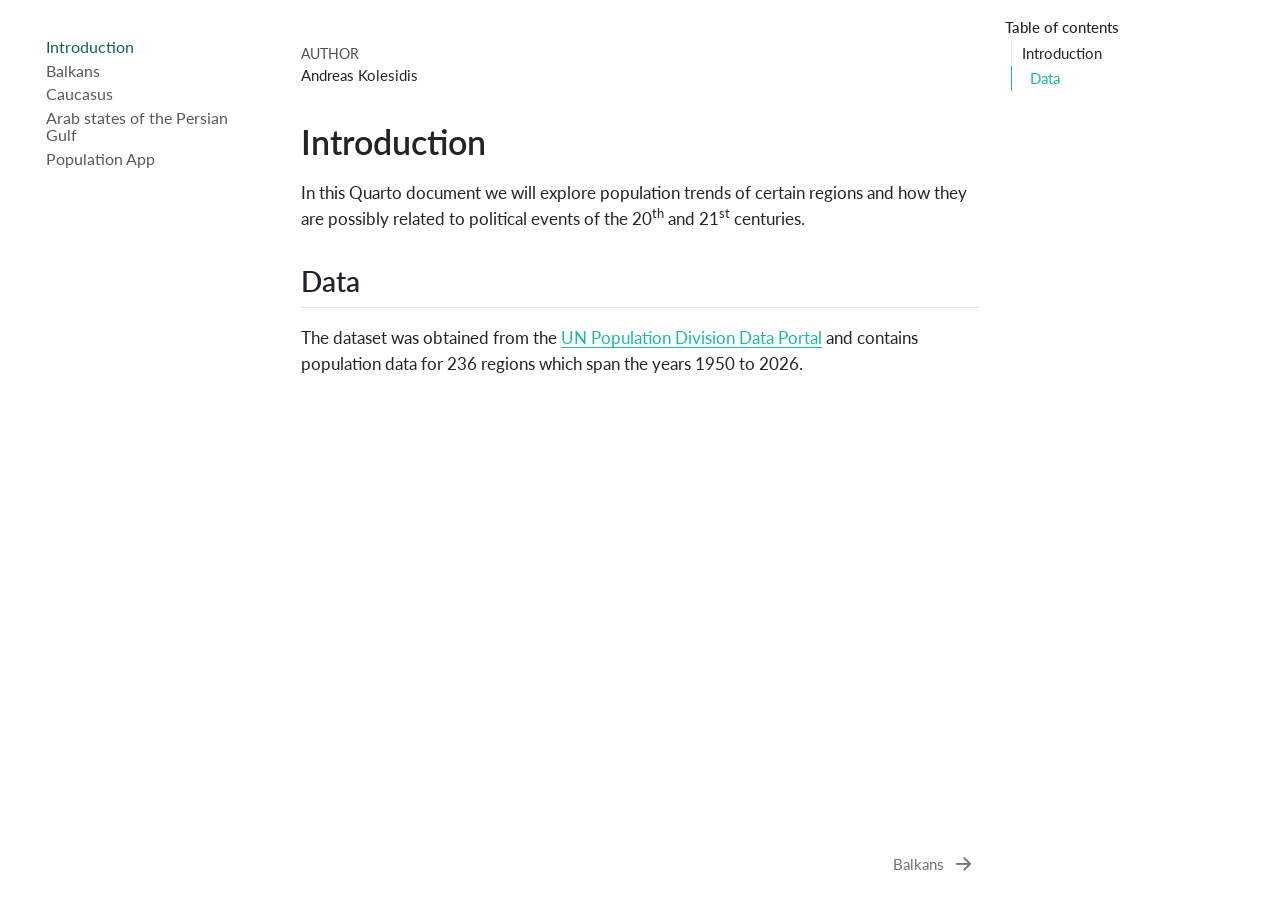
<file: docs/index.html>
<!DOCTYPE html>
<html xmlns="http://www.w3.org/1999/xhtml" lang="en" xml:lang="en"><head>

<meta charset="utf-8">
<meta name="generator" content="quarto-1.10.19">

<meta name="viewport" content="width=device-width, initial-scale=1.0, user-scalable=yes">

<meta name="author" content="Andreas Kolesidis">

<title>index</title>
<style>
/* Default styles provided by pandoc.
** See https://pandoc.org/MANUAL.html#variables-for-html for config info.
*/
span.smallcaps{font-variant: small-caps;}
div.columns{display: flex; gap: 1.5em;}
div.column{flex: auto;}
@media screen {
div.columns{gap: min(4vw, 1.5em);}
div.column{overflow-x: auto;}
}
div.hanging-indent{margin-left: 1.5em; text-indent: -1.5em;}
ul.task-list{list-style: none;}
ul.task-list li input[type="checkbox"] {
  width: 0.8em;
  margin: 0 0.8em 0.2em -1em; /* quarto-specific, see https://github.com/quarto-dev/quarto-cli/issues/4556 */ 
  vertical-align: middle;
}
</style>


<script src="site_libs/quarto-nav/quarto-nav.js"></script>
<script src="site_libs/quarto-nav/headroom.min.js"></script>
<link href="./balkans.html" rel="next">
<script src="site_libs/clipboard/clipboard.min.js"></script>
<script src="site_libs/quarto-html/quarto.js" type="module"></script>
<script src="site_libs/quarto-html/tabsets/tabsets.js" type="module"></script>
<script src="site_libs/quarto-html/popper.min.js"></script>
<script src="site_libs/quarto-html/tippy.umd.min.js"></script>
<script src="site_libs/quarto-html/anchor.min.js"></script>
<link href="site_libs/quarto-html/tippy.css" rel="stylesheet">
<link href="site_libs/quarto-html/quarto-syntax-highlighting-bf27225e3a48a9273f3daa8f8e829971.css" rel="stylesheet" id="quarto-text-highlighting-styles">
<script src="site_libs/bootstrap/bootstrap.min.js"></script>
<link href="site_libs/bootstrap/bootstrap-icons.css" rel="stylesheet">
<link href="site_libs/bootstrap/bootstrap-1477ed0ae435fb4e4f3fc75c624b368e.min.css" rel="stylesheet" append-hash="true" id="quarto-bootstrap" data-mode="light">
<script id="quarto-search-options" type="application/json">{
  "language": {
    "search-no-results-text": "No results",
    "search-matching-documents-text": "matching documents",
    "search-copy-link-title": "Copy link to search",
    "search-hide-matches-text": "Hide additional matches",
    "search-more-match-text": "more match in this document",
    "search-more-matches-text": "more matches in this document",
    "search-clear-button-title": "Clear",
    "search-text-placeholder": "",
    "search-detached-cancel-button-title": "Cancel",
    "search-submit-button-title": "Submit",
    "search-label": "Search"
  }
}</script>


</head>

<body class="nav-sidebar floating quarto-light">

<div id="quarto-search-results"></div>
  <header id="quarto-header" class="headroom fixed-top">
  <nav class="quarto-secondary-nav">
    <div class="container-fluid d-flex">
      <button type="button" class="quarto-btn-toggle btn" data-bs-toggle="collapse" role="button" data-bs-target=".quarto-sidebar-collapse-item" aria-controls="quarto-sidebar" aria-expanded="false" aria-label="Toggle sidebar navigation" onclick="if (window.quartoToggleHeadroom) { window.quartoToggleHeadroom(); }">
        <i class="bi bi-layout-text-sidebar-reverse"></i>
      </button>
        <nav class="quarto-page-breadcrumbs" aria-label="breadcrumb"><ol class="breadcrumb"><li class="breadcrumb-item"><a href="./index.html">Introduction</a></li></ol></nav>
        <a class="flex-grow-1" role="navigation" data-bs-toggle="collapse" data-bs-target=".quarto-sidebar-collapse-item" aria-controls="quarto-sidebar" aria-expanded="false" aria-label="Toggle sidebar navigation" onclick="if (window.quartoToggleHeadroom) { window.quartoToggleHeadroom(); }">      
        </a>
    </div>
  </nav>
</header>
<!-- content -->
<div id="quarto-content" class="quarto-container page-columns page-rows-contents page-layout-article">
<!-- sidebar -->
  <nav id="quarto-sidebar" class="sidebar collapse collapse-horizontal quarto-sidebar-collapse-item sidebar-navigation floating overflow-auto">
    <div class="sidebar-menu-container"> 
    <ul class="list-unstyled mt-1">
        <li class="sidebar-item">
  <div class="sidebar-item-container"> 
  <a href="./index.html" class="sidebar-item-text sidebar-link active">
 <span class="menu-text">Introduction</span></a>
  </div>
</li>
        <li class="sidebar-item">
  <div class="sidebar-item-container"> 
  <a href="./balkans.html" class="sidebar-item-text sidebar-link">
 <span class="menu-text">Balkans</span></a>
  </div>
</li>
        <li class="sidebar-item">
  <div class="sidebar-item-container"> 
  <a href="./caucasus.html" class="sidebar-item-text sidebar-link">
 <span class="menu-text">Caucasus</span></a>
  </div>
</li>
        <li class="sidebar-item">
  <div class="sidebar-item-container"> 
  <a href="./arab_gulf_states.html" class="sidebar-item-text sidebar-link">
 <span class="menu-text">Arab states of the Persian Gulf</span></a>
  </div>
</li>
        <li class="sidebar-item">
  <div class="sidebar-item-container"> 
  <a href="./population_app.html" class="sidebar-item-text sidebar-link">
 <span class="menu-text">Population App</span></a>
  </div>
</li>
    </ul>
    </div>
</nav>
<div id="quarto-sidebar-glass" class="quarto-sidebar-collapse-item" data-bs-toggle="collapse" data-bs-target=".quarto-sidebar-collapse-item"></div>
<!-- margin-sidebar -->
    <div id="quarto-margin-sidebar" class="sidebar margin-sidebar">
        <nav id="TOC" role="doc-toc" class="toc-active">
    <h2 id="toc-title">Table of contents</h2>
   
  <ul>
  <li><a href="#sec-introduction" id="toc-sec-introduction" class="nav-link active" data-scroll-target="#sec-introduction">Introduction</a>
  <ul class="collapse">
  <li><a href="#sec-data" id="toc-sec-data" class="nav-link" data-scroll-target="#sec-data">Data</a></li>
  </ul></li>
  </ul>
</nav>
    </div>
<!-- main -->
<main class="content" id="quarto-document-content">

<header id="title-block-header" class="quarto-title-block default">
<div class="quarto-title">
</div>



<div class="quarto-title-meta">

    <div>
    <div class="quarto-title-meta-heading">Author</div>
    <div class="quarto-title-meta-contents">
             <p>Andreas Kolesidis </p>
          </div>
  </div>
    
  
    
  </div>
  


</header>


<section id="sec-introduction" class="level1 unnumbered">
<h1 class="unnumbered">Introduction</h1>
<p>In this Quarto document we will explore population trends of certain regions and how they are possibly related to political events of the 20<sup>th</sup> and 21<sup>st</sup> centuries.</p>
<section id="sec-data" class="level2 unnumbered">
<h2 class="unnumbered anchored" data-anchor-id="sec-data">Data</h2>
<p>The dataset was obtained from the <a href="https://population.un.org/dataportal/home?df=ecf6edc9-c80e-4cd8-8204-23e7ed22ce15">UN Population Division Data Portal</a> and contains population data for 236 regions which span the years 1950 to 2026.</p>


</section>
</section>

</main> <!-- /main -->
<script id="quarto-html-after-body" type="application/javascript">
  window.document.addEventListener("DOMContentLoaded", function (event) {
    const icon = "";
    const anchorJS = new window.AnchorJS();
    anchorJS.options = {
      placement: 'right',
      icon: icon
    };
    anchorJS.add('.anchored');
    const isCodeAnnotation = (el) => {
      for (const clz of el.classList) {
        if (clz.startsWith('code-annotation-')) {                     
          return true;
        }
      }
      return false;
    }
    const onCopySuccess = function(e) {
      // button target
      const button = e.trigger;
      // don't keep focus
      button.blur();
      // flash "checked"
      button.classList.add('code-copy-button-checked');
      var currentTitle = button.getAttribute("title");
      button.setAttribute("title", "Copied!");
      let tooltip;
      if (window.bootstrap) {
        button.setAttribute("data-bs-toggle", "tooltip");
        button.setAttribute("data-bs-placement", "left");
        button.setAttribute("data-bs-title", "Copied!");
        tooltip = new bootstrap.Tooltip(button, 
          { trigger: "manual", 
            customClass: "code-copy-button-tooltip",
            offset: [0, -8]});
        tooltip.show();    
      }
      setTimeout(function() {
        if (tooltip) {
          tooltip.hide();
          button.removeAttribute("data-bs-title");
          button.removeAttribute("data-bs-toggle");
          button.removeAttribute("data-bs-placement");
        }
        button.setAttribute("title", currentTitle);
        button.classList.remove('code-copy-button-checked');
      }, 1000);
      // clear code selection
      e.clearSelection();
    }
    const getTextToCopy = function(trigger) {
      const outerScaffold = trigger.parentElement.cloneNode(true);
      const codeEl = outerScaffold.querySelector('code');
      for (const childEl of codeEl.children) {
        if (isCodeAnnotation(childEl)) {
          childEl.remove();
        }
      }
      return codeEl.innerText;
    }
    const clipboard = new window.ClipboardJS('.code-copy-button:not([data-in-quarto-modal])', {
      text: getTextToCopy
    });
    clipboard.on('success', onCopySuccess);
    if (window.document.getElementById('quarto-embedded-source-code-modal')) {
      const clipboardModal = new window.ClipboardJS('.code-copy-button[data-in-quarto-modal]', {
        text: getTextToCopy,
        container: window.document.getElementById('quarto-embedded-source-code-modal')
      });
      clipboardModal.on('success', onCopySuccess);
    }
      var localhostRegex = new RegExp(/^(?:http|https):\/\/localhost\:?[0-9]*\//);
      var mailtoRegex = new RegExp(/^mailto:/);
        var filterRegex = new RegExp('/' + window.location.host + '/');
      var isInternal = (href) => {
          return filterRegex.test(href) || localhostRegex.test(href) || mailtoRegex.test(href);
      }
      // Inspect non-navigation links and adorn them if external
     var links = window.document.querySelectorAll('a[href]:not(.nav-link):not(.navbar-brand):not(.toc-action):not(.sidebar-link):not(.sidebar-item-toggle):not(.pagination-link):not(.no-external):not([aria-hidden]):not(.dropdown-item):not(.quarto-navigation-tool):not(.about-link)');
      for (var i=0; i<links.length; i++) {
        const link = links[i];
        if (!isInternal(link.href)) {
          // undo the damage that might have been done by quarto-nav.js in the case of
          // links that we want to consider external
          if (link.dataset.originalHref !== undefined) {
            link.href = link.dataset.originalHref;
          }
        }
      }
    function tippyHover(el, contentFn, onTriggerFn, onUntriggerFn) {
      const config = {
        allowHTML: true,
        maxWidth: 500,
        delay: 100,
        arrow: false,
        appendTo: function(el) {
            return el.parentElement;
        },
        interactive: true,
        interactiveBorder: 10,
        theme: 'quarto',
        placement: 'bottom-start',
      };
      if (contentFn) {
        config.content = contentFn;
      }
      if (onTriggerFn) {
        config.onTrigger = onTriggerFn;
      }
      if (onUntriggerFn) {
        config.onUntrigger = onUntriggerFn;
      }
      window.tippy(el, config); 
    }
    const noterefs = window.document.querySelectorAll('a[role="doc-noteref"]');
    for (var i=0; i<noterefs.length; i++) {
      const ref = noterefs[i];
      tippyHover(ref, function() {
        // use id or data attribute instead here
        let href = ref.getAttribute('data-footnote-href') || ref.getAttribute('href');
        try { href = new URL(href).hash; } catch {}
        const id = href.replace(/^#\/?/, "");
        const note = window.document.getElementById(id);
        if (note) {
          return note.innerHTML;
        } else {
          return "";
        }
      });
    }
    const xrefs = window.document.querySelectorAll('a.quarto-xref');
    const processXRef = (id, note) => {
      // Strip column container classes
      const stripColumnClz = (el) => {
        el.classList.remove("page-full", "page-columns");
        if (el.children) {
          for (const child of el.children) {
            stripColumnClz(child);
          }
        }
      }
      stripColumnClz(note)
      if (id === null || id.startsWith('sec-')) {
        // Special case sections, only their first couple elements
        const container = document.createElement("div");
        if (note.children && note.children.length > 2) {
          container.appendChild(note.children[0].cloneNode(true));
          for (let i = 1; i < note.children.length; i++) {
            const child = note.children[i];
            if (child.tagName === "P" && child.innerText === "") {
              continue;
            } else {
              container.appendChild(child.cloneNode(true));
              break;
            }
          }
          if (window.Quarto?.typesetMath) {
            window.Quarto.typesetMath(container);
          }
          return container.innerHTML
        } else {
          if (window.Quarto?.typesetMath) {
            window.Quarto.typesetMath(note);
          }
          return note.innerHTML;
        }
      } else {
        // Remove any anchor links if they are present
        const anchorLink = note.querySelector('a.anchorjs-link');
        if (anchorLink) {
          anchorLink.remove();
        }
        if (window.Quarto?.typesetMath) {
          window.Quarto.typesetMath(note);
        }
        if (note.classList.contains("callout")) {
          return note.outerHTML;
        } else {
          return note.innerHTML;
        }
      }
    }
    for (var i=0; i<xrefs.length; i++) {
      const xref = xrefs[i];
      tippyHover(xref, undefined, function(instance) {
        instance.disable();
        let url = xref.getAttribute('href');
        let hash = undefined; 
        if (url.startsWith('#')) {
          hash = url;
        } else {
          try { hash = new URL(url).hash; } catch {}
        }
        if (hash) {
          const id = hash.replace(/^#\/?/, "");
          const note = window.document.getElementById(id);
          if (note !== null) {
            try {
              const html = processXRef(id, note.cloneNode(true));
              instance.setContent(html);
            } finally {
              instance.enable();
              instance.show();
            }
          } else {
            // See if we can fetch this
            fetch(url.split('#')[0])
            .then(res => res.text())
            .then(html => {
              const parser = new DOMParser();
              const htmlDoc = parser.parseFromString(html, "text/html");
              const note = htmlDoc.getElementById(id);
              if (note !== null) {
                const html = processXRef(id, note);
                instance.setContent(html);
              } 
            }).finally(() => {
              instance.enable();
              instance.show();
            });
          }
        } else {
          // See if we can fetch a full url (with no hash to target)
          // This is a special case and we should probably do some content thinning / targeting
          fetch(url)
          .then(res => res.text())
          .then(html => {
            const parser = new DOMParser();
            const htmlDoc = parser.parseFromString(html, "text/html");
            const note = htmlDoc.querySelector('main.content');
            if (note !== null) {
              // This should only happen for chapter cross references
              // (since there is no id in the URL)
              // remove the first header
              if (note.children.length > 0 && note.children[0].tagName === "HEADER") {
                note.children[0].remove();
              }
              const html = processXRef(null, note);
              instance.setContent(html);
            } 
          }).finally(() => {
            instance.enable();
            instance.show();
          });
        }
      }, function(instance) {
      });
    }
        let selectedAnnoteEl;
        const selectorForAnnotation = ( cell, annotation) => {
          let cellAttr = 'data-code-cell="' + cell + '"';
          let lineAttr = 'data-code-annotation="' +  annotation + '"';
          const selector = 'span[' + cellAttr + '][' + lineAttr + ']';
          return selector;
        }
        const selectCodeLines = (annoteEl) => {
          const doc = window.document;
          const targetCell = annoteEl.getAttribute("data-target-cell");
          const targetAnnotation = annoteEl.getAttribute("data-target-annotation");
          const annoteSpan = window.document.querySelector(selectorForAnnotation(targetCell, targetAnnotation));
          const lines = annoteSpan.getAttribute("data-code-lines").split(",");
          const lineIds = lines.map((line) => {
            return targetCell + "-" + line;
          })
          let top = null;
          let height = null;
          let parent = null;
          if (lineIds.length > 0) {
              //compute the position of the single el (top and bottom and make a div)
              const el = window.document.getElementById(lineIds[0]);
              top = el.offsetTop;
              height = el.offsetHeight;
              parent = el.parentElement.parentElement;
            if (lineIds.length > 1) {
              const lastEl = window.document.getElementById(lineIds[lineIds.length - 1]);
              const bottom = lastEl.offsetTop + lastEl.offsetHeight;
              height = bottom - top;
            }
            if (top !== null && height !== null && parent !== null) {
              // cook up a div (if necessary) and position it 
              let div = window.document.getElementById("code-annotation-line-highlight");
              if (div === null) {
                div = window.document.createElement("div");
                div.setAttribute("id", "code-annotation-line-highlight");
                div.style.position = 'absolute';
                parent.appendChild(div);
              }
              div.style.top = top - 2 + "px";
              div.style.height = height + 4 + "px";
              div.style.left = 0;
              let gutterDiv = window.document.getElementById("code-annotation-line-highlight-gutter");
              if (gutterDiv === null) {
                gutterDiv = window.document.createElement("div");
                gutterDiv.setAttribute("id", "code-annotation-line-highlight-gutter");
                gutterDiv.style.position = 'absolute';
                const codeCell = window.document.getElementById(targetCell);
                const gutter = codeCell.querySelector('.code-annotation-gutter');
                gutter.appendChild(gutterDiv);
              }
              gutterDiv.style.top = top - 2 + "px";
              gutterDiv.style.height = height + 4 + "px";
            }
            selectedAnnoteEl = annoteEl;
          }
        };
        const unselectCodeLines = () => {
          const elementsIds = ["code-annotation-line-highlight", "code-annotation-line-highlight-gutter"];
          elementsIds.forEach((elId) => {
            const div = window.document.getElementById(elId);
            if (div) {
              div.remove();
            }
          });
          selectedAnnoteEl = undefined;
        };
          // Handle positioning of the toggle
      window.addEventListener(
        "resize",
        throttle(() => {
          elRect = undefined;
          if (selectedAnnoteEl) {
            selectCodeLines(selectedAnnoteEl);
          }
        }, 10)
      );
      function throttle(fn, ms) {
      let throttle = false;
      let timer;
        return (...args) => {
          if(!throttle) { // first call gets through
              fn.apply(this, args);
              throttle = true;
          } else { // all the others get throttled
              if(timer) clearTimeout(timer); // cancel #2
              timer = setTimeout(() => {
                fn.apply(this, args);
                timer = throttle = false;
              }, ms);
          }
        };
      }
        // Attach click handler to the DT
        const annoteDls = window.document.querySelectorAll('dt[data-target-cell]');
        for (const annoteDlNode of annoteDls) {
          annoteDlNode.addEventListener('click', (event) => {
            const clickedEl = event.target;
            if (clickedEl !== selectedAnnoteEl) {
              unselectCodeLines();
              const activeEl = window.document.querySelector('dt[data-target-cell].code-annotation-active');
              if (activeEl) {
                activeEl.classList.remove('code-annotation-active');
              }
              selectCodeLines(clickedEl);
              clickedEl.classList.add('code-annotation-active');
            } else {
              // Unselect the line
              unselectCodeLines();
              clickedEl.classList.remove('code-annotation-active');
            }
          });
        }
    const findCites = (el) => {
      const parentEl = el.parentElement;
      if (parentEl) {
        const cites = parentEl.dataset.cites;
        if (cites) {
          return {
            el,
            cites: cites.split(' ')
          };
        } else {
          return findCites(el.parentElement)
        }
      } else {
        return undefined;
      }
    };
    var bibliorefs = window.document.querySelectorAll('a[role="doc-biblioref"]');
    for (var i=0; i<bibliorefs.length; i++) {
      const ref = bibliorefs[i];
      const citeInfo = findCites(ref);
      if (citeInfo) {
        tippyHover(citeInfo.el, function() {
          var popup = window.document.createElement('div');
          citeInfo.cites.forEach(function(cite) {
            var citeDiv = window.document.createElement('div');
            citeDiv.classList.add('hanging-indent');
            citeDiv.classList.add('csl-entry');
            var biblioDiv = window.document.getElementById('ref-' + cite);
            if (biblioDiv) {
              citeDiv.innerHTML = biblioDiv.innerHTML;
            }
            popup.appendChild(citeDiv);
          });
          return popup.innerHTML;
        });
      }
    }
  });
  </script>
<nav class="page-navigation">
  <div class="nav-page nav-page-previous">
  </div>
  <div class="nav-page nav-page-next">
      <a href="./balkans.html" class="pagination-link" aria-label="Balkans">
        <span class="nav-page-text">Balkans</span> <i class="bi bi-arrow-right-short"></i>
      </a>
  </div>
</nav>
</div> <!-- /content -->




</body></html>
</file>
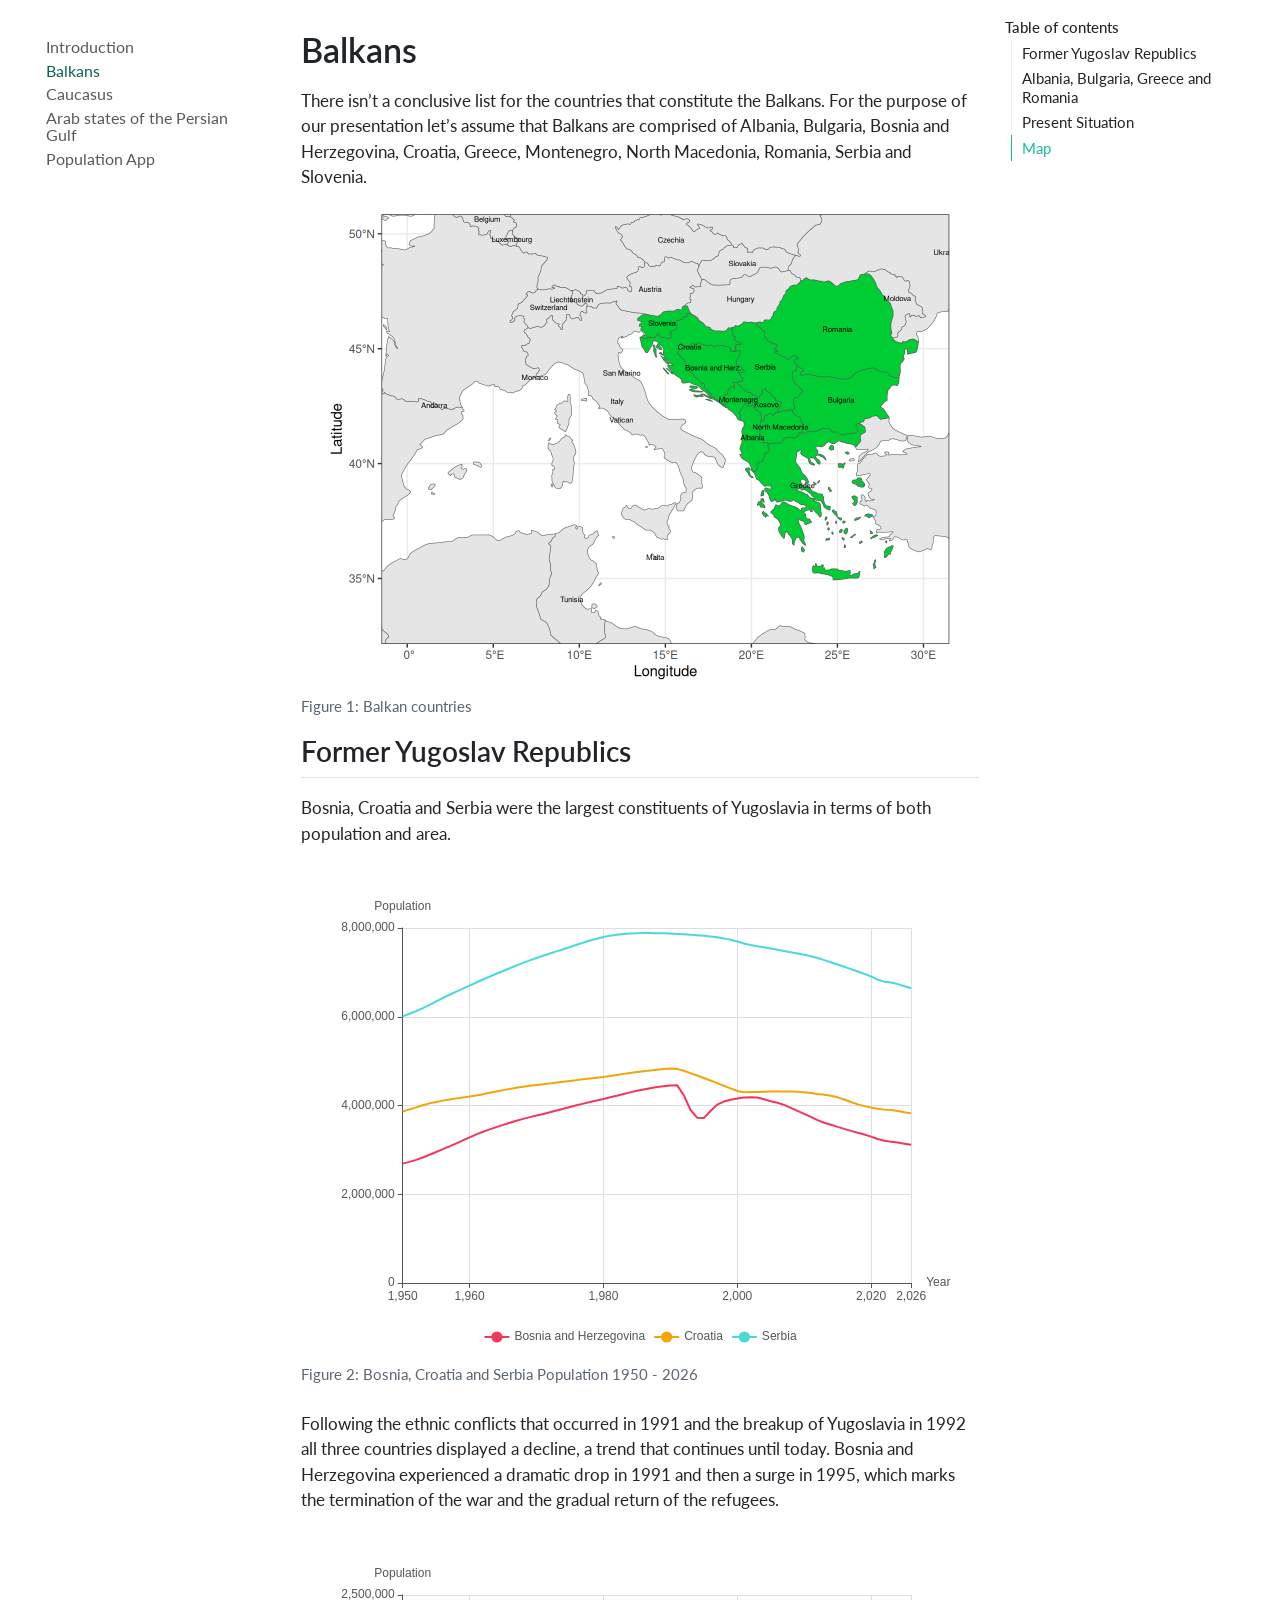
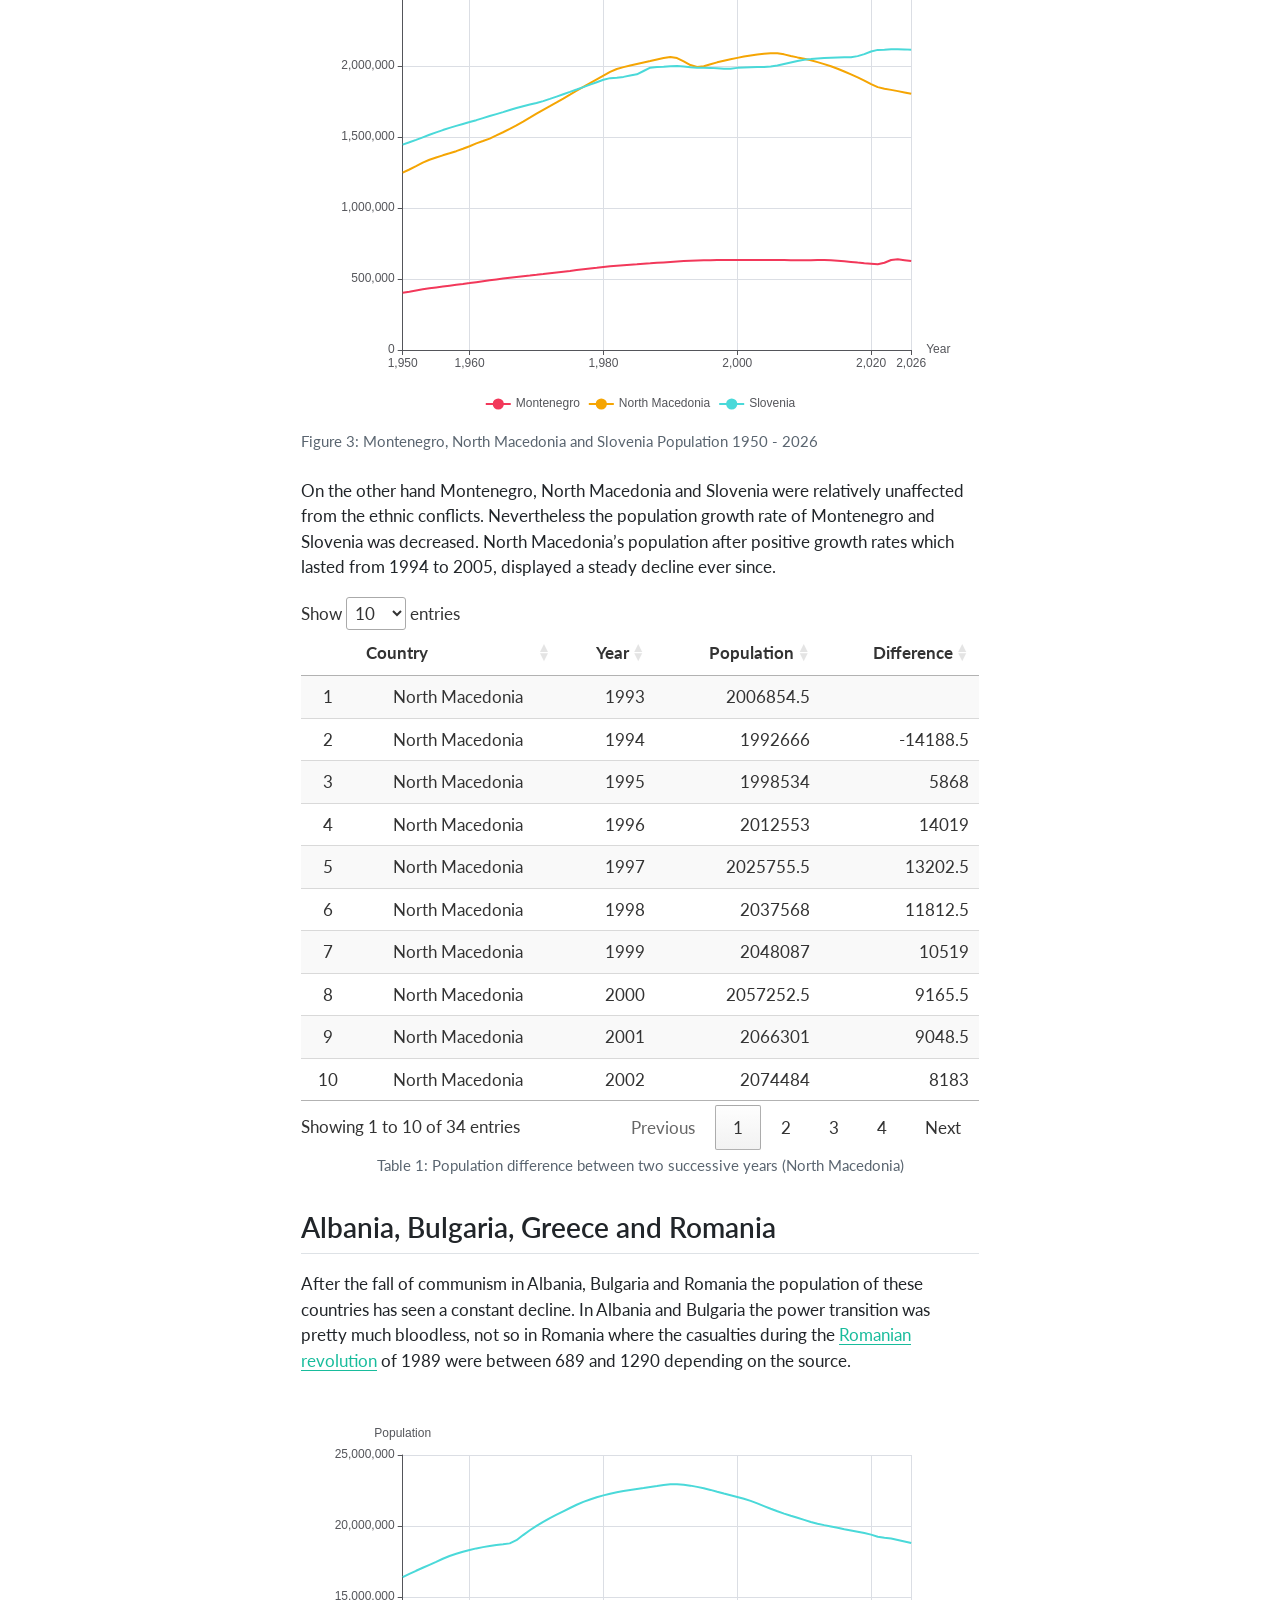
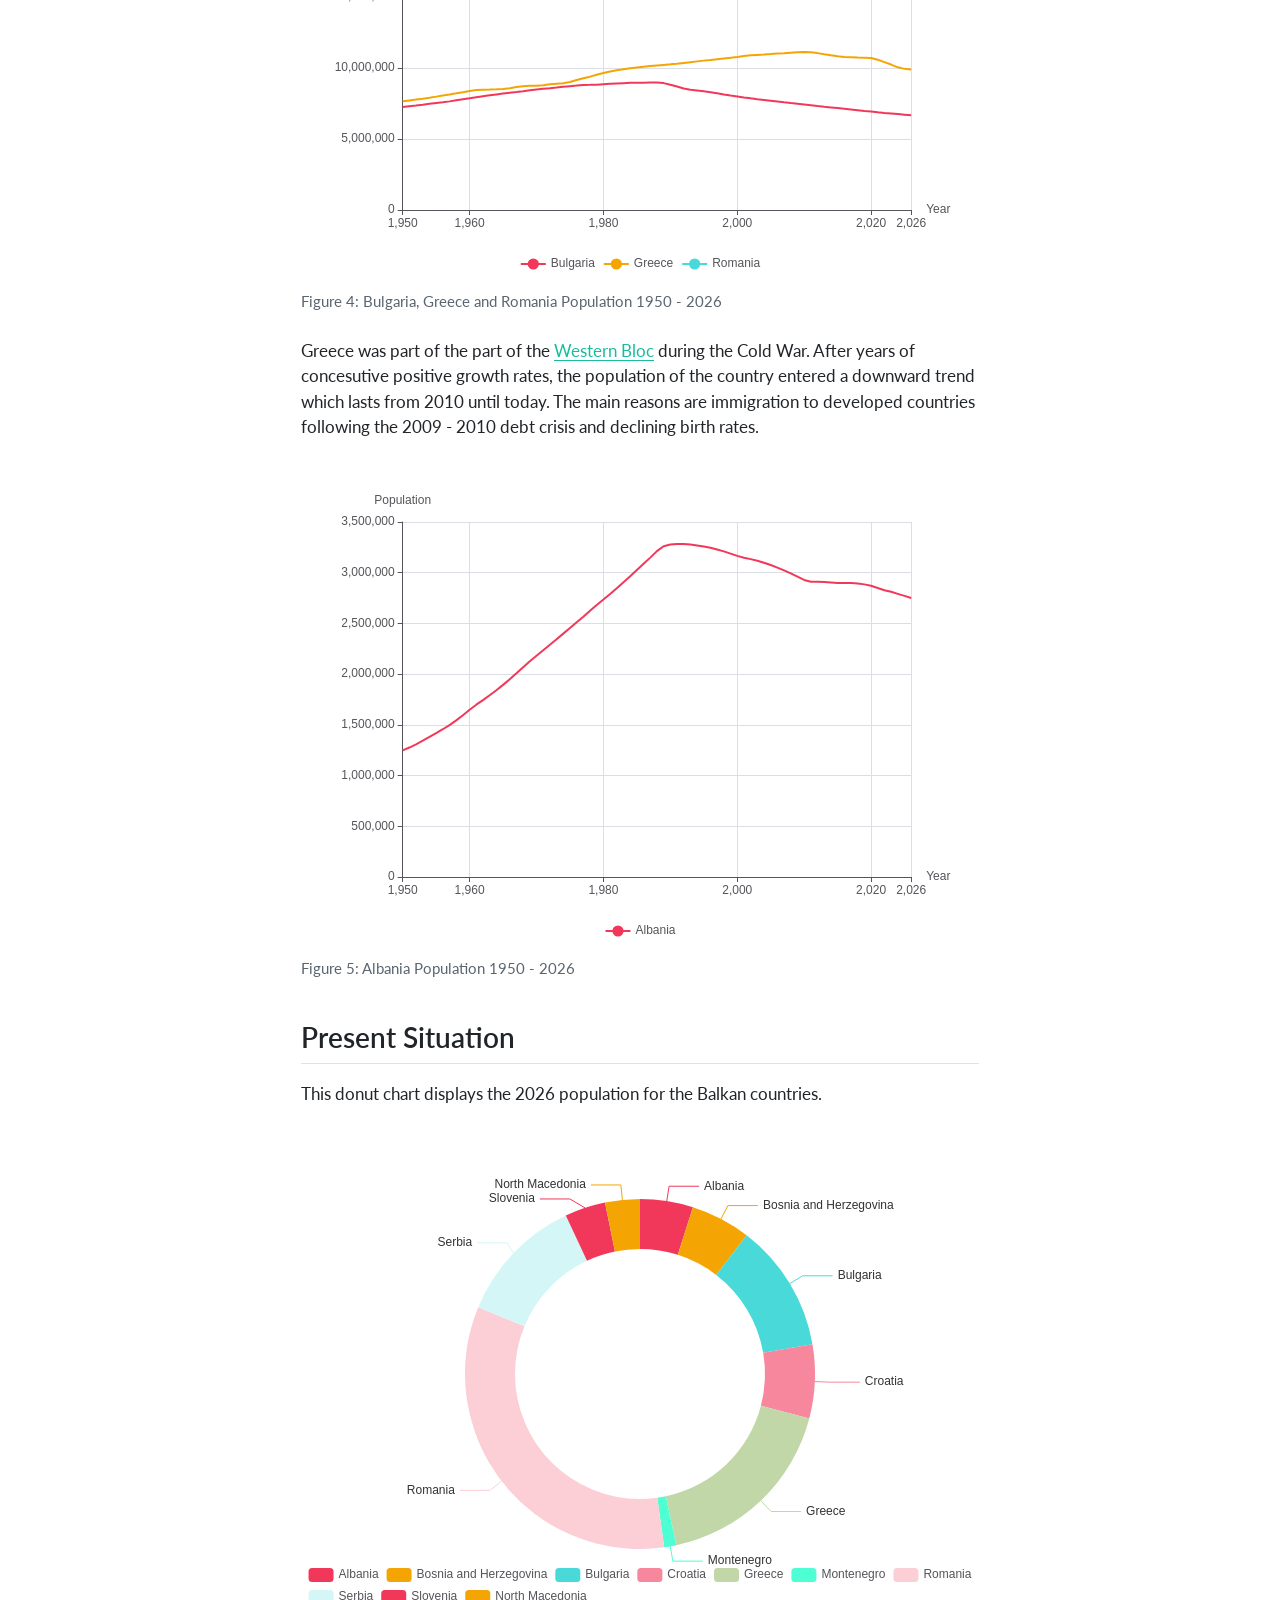
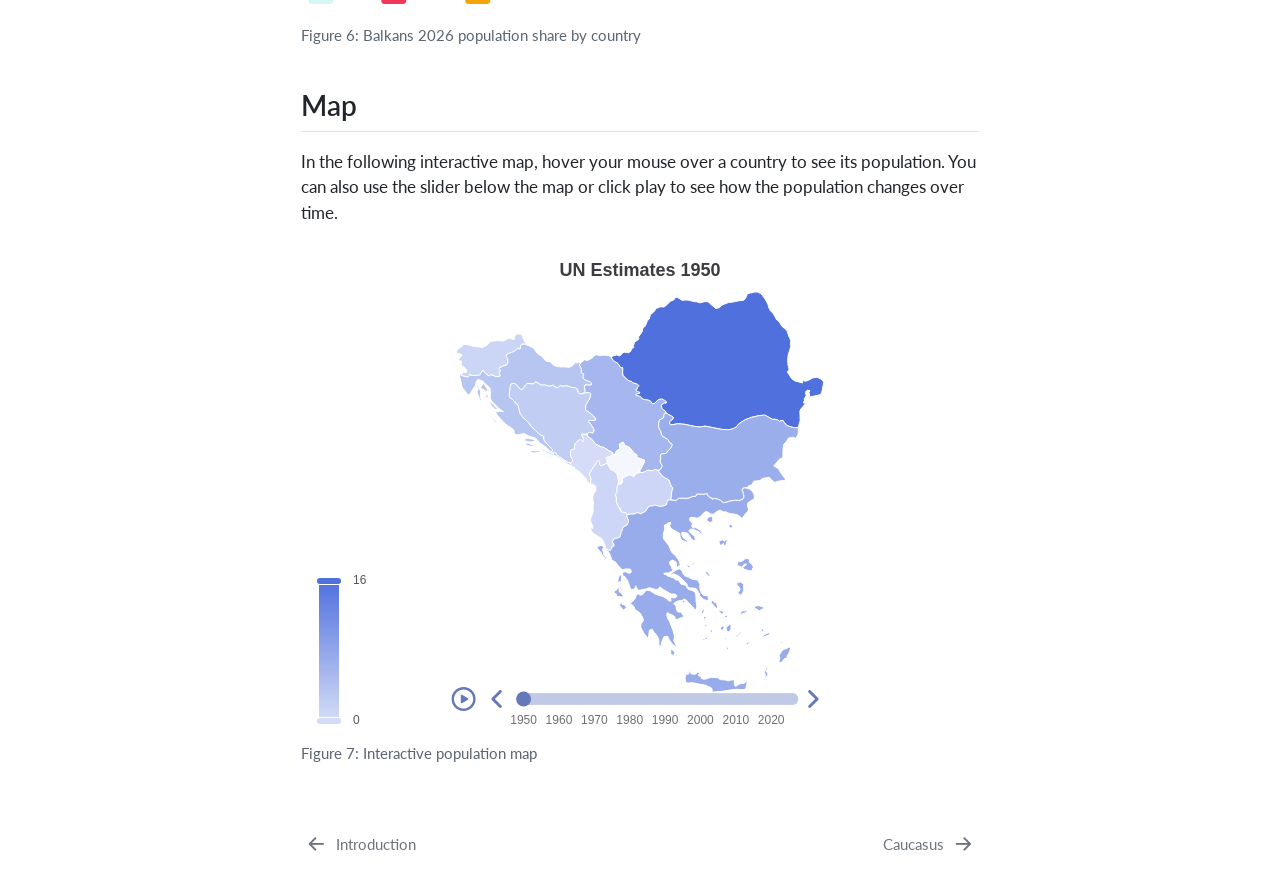
<file: docs/balkans.html>
<!DOCTYPE html>
<html xmlns="http://www.w3.org/1999/xhtml" lang="en" xml:lang="en"><head>

<meta charset="utf-8">
<meta name="generator" content="quarto-1.10.19">

<meta name="viewport" content="width=device-width, initial-scale=1.0, user-scalable=yes">


<title>Balkans</title>
<style>
/* Default styles provided by pandoc.
** See https://pandoc.org/MANUAL.html#variables-for-html for config info.
*/
span.smallcaps{font-variant: small-caps;}
div.columns{display: flex; gap: 1.5em;}
div.column{flex: auto;}
@media screen {
div.columns{gap: min(4vw, 1.5em);}
div.column{overflow-x: auto;}
}
div.hanging-indent{margin-left: 1.5em; text-indent: -1.5em;}
ul.task-list{list-style: none;}
ul.task-list li input[type="checkbox"] {
  width: 0.8em;
  margin: 0 0.8em 0.2em -1em; /* quarto-specific, see https://github.com/quarto-dev/quarto-cli/issues/4556 */ 
  vertical-align: middle;
}
</style>


<script src="site_libs/quarto-nav/quarto-nav.js"></script>
<script src="site_libs/quarto-nav/headroom.min.js"></script>
<link href="./caucasus.html" rel="next">
<link href="./index.html" rel="prev">
<script src="site_libs/clipboard/clipboard.min.js"></script>
<script src="site_libs/quarto-html/quarto.js" type="module"></script>
<script src="site_libs/quarto-html/tabsets/tabsets.js" type="module"></script>
<script src="site_libs/quarto-html/popper.min.js"></script>
<script src="site_libs/quarto-html/tippy.umd.min.js"></script>
<script src="site_libs/quarto-html/anchor.min.js"></script>
<link href="site_libs/quarto-html/tippy.css" rel="stylesheet">
<link href="site_libs/quarto-html/quarto-syntax-highlighting-bf27225e3a48a9273f3daa8f8e829971.css" rel="stylesheet" id="quarto-text-highlighting-styles">
<script src="site_libs/bootstrap/bootstrap.min.js"></script>
<link href="site_libs/bootstrap/bootstrap-icons.css" rel="stylesheet">
<link href="site_libs/bootstrap/bootstrap-1477ed0ae435fb4e4f3fc75c624b368e.min.css" rel="stylesheet" append-hash="true" id="quarto-bootstrap" data-mode="light">
<script src="site_libs/quarto-contrib/glightbox/glightbox.min.js"></script>
<link href="site_libs/quarto-contrib/glightbox/glightbox.min.css" rel="stylesheet">
<link href="site_libs/quarto-contrib/glightbox/lightbox.css" rel="stylesheet">
<script id="quarto-search-options" type="application/json">{
  "language": {
    "search-no-results-text": "No results",
    "search-matching-documents-text": "matching documents",
    "search-copy-link-title": "Copy link to search",
    "search-hide-matches-text": "Hide additional matches",
    "search-more-match-text": "more match in this document",
    "search-more-matches-text": "more matches in this document",
    "search-clear-button-title": "Clear",
    "search-text-placeholder": "",
    "search-detached-cancel-button-title": "Cancel",
    "search-submit-button-title": "Submit",
    "search-label": "Search"
  }
}</script>
<link href="site_libs/htmltools-fill-0.5.9/fill.css" rel="stylesheet">
<script src="site_libs/htmlwidgets-1.6.4/htmlwidgets.js"></script>
<script src="site_libs/echarts4r-6.0.0/echarts.min.js"></script>
<script src="site_libs/echarts4r-6.0.0/ecStat.min.js"></script>
<script src="site_libs/echarts4r-6.0.0/dataTool.min.js"></script>
<script src="site_libs/echarts4r-binding-0.5.0/echarts4r.js"></script>
<script src="site_libs/azul-1.0.0/azul.js"></script>
<link href="site_libs/datatables-css-0.0.0/datatables-crosstalk.css" rel="stylesheet">
<script src="site_libs/datatables-binding-0.34.0/datatables.js"></script>
<script src="site_libs/jquery-3.6.0/jquery-3.6.0.min.js"></script>
<link href="site_libs/dt-core-1.13.6/css/jquery.dataTables.min.css" rel="stylesheet">
<link href="site_libs/dt-core-1.13.6/css/jquery.dataTables.extra.css" rel="stylesheet">
<script src="site_libs/dt-core-1.13.6/js/jquery.dataTables.min.js"></script>
<link href="site_libs/crosstalk-1.2.2/css/crosstalk.min.css" rel="stylesheet">
<script src="site_libs/crosstalk-1.2.2/js/crosstalk.min.js"></script>


</head>

<body class="nav-sidebar floating quarto-light">

<div id="quarto-search-results"></div>
  <header id="quarto-header" class="headroom fixed-top">
  <nav class="quarto-secondary-nav">
    <div class="container-fluid d-flex">
      <button type="button" class="quarto-btn-toggle btn" data-bs-toggle="collapse" role="button" data-bs-target=".quarto-sidebar-collapse-item" aria-controls="quarto-sidebar" aria-expanded="false" aria-label="Toggle sidebar navigation" onclick="if (window.quartoToggleHeadroom) { window.quartoToggleHeadroom(); }">
        <i class="bi bi-layout-text-sidebar-reverse"></i>
      </button>
        <nav class="quarto-page-breadcrumbs" aria-label="breadcrumb"><ol class="breadcrumb"><li class="breadcrumb-item"><a href="./balkans.html">Balkans</a></li></ol></nav>
        <a class="flex-grow-1" role="navigation" data-bs-toggle="collapse" data-bs-target=".quarto-sidebar-collapse-item" aria-controls="quarto-sidebar" aria-expanded="false" aria-label="Toggle sidebar navigation" onclick="if (window.quartoToggleHeadroom) { window.quartoToggleHeadroom(); }">      
        </a>
    </div>
  </nav>
</header>
<!-- content -->
<div id="quarto-content" class="quarto-container page-columns page-rows-contents page-layout-article">
<!-- sidebar -->
  <nav id="quarto-sidebar" class="sidebar collapse collapse-horizontal quarto-sidebar-collapse-item sidebar-navigation floating overflow-auto">
    <div class="sidebar-menu-container"> 
    <ul class="list-unstyled mt-1">
        <li class="sidebar-item">
  <div class="sidebar-item-container"> 
  <a href="./index.html" class="sidebar-item-text sidebar-link">
 <span class="menu-text">Introduction</span></a>
  </div>
</li>
        <li class="sidebar-item">
  <div class="sidebar-item-container"> 
  <a href="./balkans.html" class="sidebar-item-text sidebar-link active">
 <span class="menu-text">Balkans</span></a>
  </div>
</li>
        <li class="sidebar-item">
  <div class="sidebar-item-container"> 
  <a href="./caucasus.html" class="sidebar-item-text sidebar-link">
 <span class="menu-text">Caucasus</span></a>
  </div>
</li>
        <li class="sidebar-item">
  <div class="sidebar-item-container"> 
  <a href="./arab_gulf_states.html" class="sidebar-item-text sidebar-link">
 <span class="menu-text">Arab states of the Persian Gulf</span></a>
  </div>
</li>
        <li class="sidebar-item">
  <div class="sidebar-item-container"> 
  <a href="./population_app.html" class="sidebar-item-text sidebar-link">
 <span class="menu-text">Population App</span></a>
  </div>
</li>
    </ul>
    </div>
</nav>
<div id="quarto-sidebar-glass" class="quarto-sidebar-collapse-item" data-bs-toggle="collapse" data-bs-target=".quarto-sidebar-collapse-item"></div>
<!-- margin-sidebar -->
    <div id="quarto-margin-sidebar" class="sidebar margin-sidebar">
        <nav id="TOC" role="doc-toc" class="toc-active">
    <h2 id="toc-title">Table of contents</h2>
   
  <ul>
  <li><a href="#sec-former_yug_rep" id="toc-sec-former_yug_rep" class="nav-link active" data-scroll-target="#sec-former_yug_rep">Former Yugoslav Republics</a></li>
  <li><a href="#sec-bulgaria_greece_romania" id="toc-sec-bulgaria_greece_romania" class="nav-link" data-scroll-target="#sec-bulgaria_greece_romania">Albania, Bulgaria, Greece and Romania</a></li>
  <li><a href="#present-situation" id="toc-present-situation" class="nav-link" data-scroll-target="#present-situation">Present Situation</a></li>
  <li><a href="#map" id="toc-map" class="nav-link" data-scroll-target="#map">Map</a></li>
  </ul>
</nav>
    </div>
<!-- main -->
<main class="content" id="quarto-document-content">

<header id="title-block-header" class="quarto-title-block default">
<div class="quarto-title">
<h1 class="title"><span id="sec-balkans" class="quarto-section-identifier">Balkans</span></h1>
</div>



<div class="quarto-title-meta">

    
  
    
  </div>
  


</header>


<p>There isn’t a conclusive list for the countries that constitute the Balkans. For the purpose of our presentation let’s assume that Balkans are comprised of Albania, Bulgaria, Bosnia and Herzegovina, Croatia, Greece, Montenegro, North Macedonia, Romania, Serbia and Slovenia.</p>
<div class="cell">
<div class="cell-output-display">
<div id="fig-balkan_countries" class="quarto-float quarto-figure quarto-figure-center anchored">
<figure class="quarto-float quarto-float-fig figure">
<div aria-describedby="fig-balkan_countries-caption-0ceaefa1-69ba-4598-a22c-09a6ac19f8ca">
<a href="balkans_files/figure-html/fig-balkan_countries-1.png" class="lightbox" data-gallery="quarto-lightbox-gallery-1" title="Figure&nbsp;1: Balkan countries"><img src="balkans_files/figure-html/fig-balkan_countries-1.png" class="img-fluid figure-img" width="672"></a>
</div>
<figcaption class="quarto-float-caption-bottom quarto-float-caption quarto-float-fig" id="fig-balkan_countries-caption-0ceaefa1-69ba-4598-a22c-09a6ac19f8ca">
Figure&nbsp;1: Balkan countries
</figcaption>
</figure>
</div>
</div>
</div>
<section id="sec-former_yug_rep" class="level2 unnumbered">
<h2 class="unnumbered anchored" data-anchor-id="sec-former_yug_rep">Former Yugoslav Republics</h2>
<p>Bosnia, Croatia and Serbia were the largest constituents of Yugoslavia in terms of both population and area.</p>
<div class="cell">
<div id="fig-bosnia_croatia_serbia" class="cell-output-display quarto-float quarto-figure quarto-figure-center anchored">
<figure class="quarto-float quarto-float-fig figure">
<div aria-describedby="fig-bosnia_croatia_serbia-caption-0ceaefa1-69ba-4598-a22c-09a6ac19f8ca">
<div class="echarts4r html-widget html-fill-item" id="htmlwidget-ab7b07fe5a651f4f6450" style="width:100%;height:500px;"></div>
<script type="application/json" data-for="htmlwidget-ab7b07fe5a651f4f6450">{"x":{"theme":"azul","tl":false,"draw":true,"renderer":"canvas","events":[],"buttons":[],"opts":{"yAxis":[{"show":true,"name":"Population"}],"xAxis":[{"type":"value","name":"Year","min":1950,"max":2026}],"tooltip":{"trigger":"axis","backgroundColor":"#FFFFFF"},"legend":{"data":["Bosnia and Herzegovina","Croatia","Serbia"]},"series":[{"data":[{"value":[1950,2690409.5]},{"value":[1951,2730242.5]},{"value":[1952,2774682]},{"value":[1953,2829227]},{"value":[1954,2890197]},{"value":[1955,2952172.5]},{"value":[1956,3015551]},{"value":[1957,3079937]},{"value":[1958,3145429.5]},{"value":[1959,3212367.5]},{"value":[1960,3281381]},{"value":[1961,3348035.5]},{"value":[1962,3407532.5]},{"value":[1963,3461942]},{"value":[1964,3513440.5]},{"value":[1965,3562834.5]},{"value":[1966,3610562]},{"value":[1967,3656223]},{"value":[1968,3698794]},{"value":[1969,3737764.5]},{"value":[1970,3773247]},{"value":[1971,3809376]},{"value":[1972,3848270.5]},{"value":[1973,3887376]},{"value":[1974,3926472]},{"value":[1975,3965743]},{"value":[1976,4004552]},{"value":[1977,4042124]},{"value":[1978,4078240]},{"value":[1979,4113300]},{"value":[1980,4148426.000000001]},{"value":[1981,4184217.499999999]},{"value":[1982,4221100.5]},{"value":[1983,4258728]},{"value":[1984,4295536]},{"value":[1985,4330363.5]},{"value":[1986,4362115.5]},{"value":[1987,4390246]},{"value":[1988,4414403.5]},{"value":[1989,4433982.5]},{"value":[1990,4448652]},{"value":[1991,4458343.5]},{"value":[1992,4234616]},{"value":[1993,3904482]},{"value":[1994,3725412.5]},{"value":[1995,3715564.5]},{"value":[1996,3875246]},{"value":[1997,4018227]},{"value":[1998,4089356.5]},{"value":[1999,4130304.5]},{"value":[2000,4159771.5]},{"value":[2001,4179438]},{"value":[2002,4188002.499999999]},{"value":[2003,4178523]},{"value":[2004,4140987]},{"value":[2005,4096493.000000001]},{"value":[2006,4063272]},{"value":[2007,4013424]},{"value":[2008,3947544.5]},{"value":[2009,3879794]},{"value":[2010,3811471.5]},{"value":[2011,3741797.5]},{"value":[2012,3670113.5]},{"value":[2013,3610859]},{"value":[2014,3564829]},{"value":[2015,3518540.5]},{"value":[2016,3473003]},{"value":[2017,3428682.5]},{"value":[2018,3387000]},{"value":[2019,3345533]},{"value":[2020,3299349.5]},{"value":[2021,3244907.5]},{"value":[2022,3204802]},{"value":[2023,3185073]},{"value":[2024,3164253]},{"value":[2025,3140095.5]},{"value":[2026,3114241.5]}],"yAxisIndex":0,"xAxisIndex":0,"name":"Bosnia and Herzegovina","type":"line","coordinateSystem":"cartesian2d","symbol":"none"},{"data":[{"value":[1950,3864990]},{"value":[1951,3911671]},{"value":[1952,3957414]},{"value":[1953,4006121.5]},{"value":[1954,4048114]},{"value":[1955,4080735.5]},{"value":[1956,4110124]},{"value":[1957,4136703.999999999]},{"value":[1958,4160692]},{"value":[1959,4182093]},{"value":[1960,4200264]},{"value":[1961,4223427]},{"value":[1962,4255014]},{"value":[1963,4287266.5]},{"value":[1964,4317757.5]},{"value":[1965,4346705.5]},{"value":[1966,4374301.5]},{"value":[1967,4400269]},{"value":[1968,4423827.5]},{"value":[1969,4444446.5]},{"value":[1970,4462673.5]},{"value":[1971,4480162]},{"value":[1972,4497891]},{"value":[1973,4515758]},{"value":[1974,4533953]},{"value":[1975,4552730.5]},{"value":[1976,4571750]},{"value":[1977,4590622.5]},{"value":[1978,4609019.5]},{"value":[1979,4626959]},{"value":[1980,4643896.5]},{"value":[1981,4664258.5]},{"value":[1982,4689156]},{"value":[1983,4712884]},{"value":[1984,4734487.5]},{"value":[1985,4754554.5]},{"value":[1986,4773051.5]},{"value":[1987,4790209]},{"value":[1988,4806032]},{"value":[1989,4820732.5]},{"value":[1990,4835065.5]},{"value":[1991,4825157]},{"value":[1992,4782232.5]},{"value":[1993,4729742.5]},{"value":[1994,4675514]},{"value":[1995,4619360]},{"value":[1996,4562299]},{"value":[1997,4504621]},{"value":[1998,4445667.5]},{"value":[1999,4385822]},{"value":[2000,4326104.5]},{"value":[2001,4301074.5]},{"value":[2002,4305781.5]},{"value":[2003,4306686]},{"value":[2004,4310055.5]},{"value":[2005,4313946]},{"value":[2006,4315800]},{"value":[2007,4315954.5]},{"value":[2008,4314630.5]},{"value":[2009,4310530.5]},{"value":[2010,4301145.5]},{"value":[2011,4280824]},{"value":[2012,4259236.5]},{"value":[2013,4242397.5]},{"value":[2014,4219479]},{"value":[2015,4183728.5]},{"value":[2016,4136443.500000001]},{"value":[2017,4079200]},{"value":[2018,4024868]},{"value":[2019,3986334.5]},{"value":[2020,3953958]},{"value":[2021,3924610]},{"value":[2022,3907027]},{"value":[2023,3896023.5]},{"value":[2024,3875325]},{"value":[2025,3848160]},{"value":[2026,3822345]}],"yAxisIndex":0,"xAxisIndex":0,"name":"Croatia","type":"line","coordinateSystem":"cartesian2d","symbol":"none"},{"data":[{"value":[1950,6009201]},{"value":[1951,6067041.5]},{"value":[1952,6127270]},{"value":[1953,6192410.5]},{"value":[1954,6266886]},{"value":[1955,6346327]},{"value":[1956,6422768]},{"value":[1957,6496450.5]},{"value":[1958,6567232.5]},{"value":[1959,6635217.5]},{"value":[1960,6702962]},{"value":[1961,6771393.5]},{"value":[1962,6838635]},{"value":[1963,6904161.5]},{"value":[1964,6968213]},{"value":[1965,7031133.5]},{"value":[1966,7093227.5]},{"value":[1967,7154389]},{"value":[1968,7214020.5]},{"value":[1969,7271051.5]},{"value":[1970,7324424.5]},{"value":[1971,7375139.5]},{"value":[1972,7424738.5]},{"value":[1973,7473514]},{"value":[1974,7522485.5]},{"value":[1975,7572438]},{"value":[1976,7622703]},{"value":[1977,7671483.5]},{"value":[1978,7716931.5]},{"value":[1979,7758212.5]},{"value":[1980,7796280]},{"value":[1981,7827856.5]},{"value":[1982,7849649]},{"value":[1983,7864593.5]},{"value":[1984,7875051]},{"value":[1985,7881548]},{"value":[1986,7884579]},{"value":[1987,7885358.5]},{"value":[1988,7884455.5]},{"value":[1989,7881274]},{"value":[1990,7874594]},{"value":[1991,7867067]},{"value":[1992,7859808.5]},{"value":[1993,7849725.5]},{"value":[1994,7837158.5]},{"value":[1995,7823284.5]},{"value":[1996,7807721.5]},{"value":[1997,7789182.5]},{"value":[1998,7765922]},{"value":[1999,7734365]},{"value":[2000,7694605.5]},{"value":[2001,7651927]},{"value":[2002,7616743]},{"value":[2003,7590935.5]},{"value":[2004,7565841]},{"value":[2005,7539133]},{"value":[2006,7511393.5]},{"value":[2007,7482989]},{"value":[2008,7454279]},{"value":[2009,7425347.5]},{"value":[2010,7395864.5]},{"value":[2011,7364858.5]},{"value":[2012,7324623]},{"value":[2013,7276179.5]},{"value":[2014,7227202.5]},{"value":[2015,7177253]},{"value":[2016,7126083]},{"value":[2017,7073506.5]},{"value":[2018,7020019]},{"value":[2019,6966152.5]},{"value":[2020,6907812]},{"value":[2021,6835430]},{"value":[2022,6791213.5]},{"value":[2023,6773201]},{"value":[2024,6736216]},{"value":[2025,6689039]},{"value":[2026,6641964]}],"yAxisIndex":0,"xAxisIndex":0,"name":"Serbia","type":"line","coordinateSystem":"cartesian2d","symbol":"none"}]},"dispose":true},"evals":[],"jsHooks":[]}</script>
</div>
<figcaption class="quarto-float-caption-bottom quarto-float-caption quarto-float-fig" id="fig-bosnia_croatia_serbia-caption-0ceaefa1-69ba-4598-a22c-09a6ac19f8ca">
Figure&nbsp;2: Bosnia, Croatia and Serbia Population 1950 - 2026
</figcaption>
</figure>
</div>
</div>
<p>Following the ethnic conflicts that occurred in 1991 and the breakup of Yugoslavia in 1992 all three countries displayed a decline, a trend that continues until today. Bosnia and Herzegovina experienced a dramatic drop in 1991 and then a surge in 1995, which marks the termination of the war and the gradual return of the refugees.</p>
<div class="cell">
<div id="fig-montenegro_north_macedonia_slovenia" class="cell-output-display quarto-float quarto-figure quarto-figure-center anchored">
<figure class="quarto-float quarto-float-fig figure">
<div aria-describedby="fig-montenegro_north_macedonia_slovenia-caption-0ceaefa1-69ba-4598-a22c-09a6ac19f8ca">
<div class="echarts4r html-widget html-fill-item" id="htmlwidget-ba1fe01258eaf1fe3fed" style="width:100%;height:500px;"></div>
<script type="application/json" data-for="htmlwidget-ba1fe01258eaf1fe3fed">{"x":{"theme":"azul","tl":false,"draw":true,"renderer":"canvas","events":[],"buttons":[],"opts":{"yAxis":[{"show":true,"name":"Population"}],"xAxis":[{"type":"value","name":"Year","min":1950,"max":2026}],"tooltip":{"trigger":"axis","backgroundColor":"#FFFFFF"},"legend":{"data":["Montenegro","North Macedonia","Slovenia"]},"series":[{"data":[{"value":[1950,402512.5]},{"value":[1951,410073]},{"value":[1952,418900]},{"value":[1953,427479]},{"value":[1954,434371]},{"value":[1955,440583.5]},{"value":[1956,446689.5]},{"value":[1957,452741]},{"value":[1958,458805.5]},{"value":[1959,464898.5]},{"value":[1960,471197]},{"value":[1961,477827]},{"value":[1962,484441.5]},{"value":[1963,490788.5]},{"value":[1964,496930.5]},{"value":[1965,502892]},{"value":[1966,508633.5]},{"value":[1967,514096]},{"value":[1968,519308]},{"value":[1969,524445.5]},{"value":[1970,529671]},{"value":[1971,535108.5]},{"value":[1972,540698]},{"value":[1973,546262]},{"value":[1974,551732]},{"value":[1975,557151]},{"value":[1976,562629.5]},{"value":[1977,568093]},{"value":[1978,573516]},{"value":[1979,579011.5]},{"value":[1980,584820]},{"value":[1981,589908.5]},{"value":[1982,593628.5]},{"value":[1983,596956]},{"value":[1984,600247]},{"value":[1985,603499.5]},{"value":[1986,606795.5]},{"value":[1987,610170]},{"value":[1988,613584.5]},{"value":[1989,617042]},{"value":[1990,620497]},{"value":[1991,623559]},{"value":[1992,626019.5]},{"value":[1993,628099]},{"value":[1994,629878]},{"value":[1995,631381]},{"value":[1996,632619.5]},{"value":[1997,633532.5]},{"value":[1998,634090.5]},{"value":[1999,634282.5]},{"value":[2000,634193.5]},{"value":[2001,633991]},{"value":[2002,633766.5]},{"value":[2003,633559.5]},{"value":[2004,633753.5]},{"value":[2005,634050]},{"value":[2006,633871]},{"value":[2007,633378.5]},{"value":[2008,632844.5]},{"value":[2009,632437.5]},{"value":[2010,632088.5]},{"value":[2011,632687.5]},{"value":[2012,633540]},{"value":[2013,633202.5]},{"value":[2014,631375.5]},{"value":[2015,628145]},{"value":[2016,624248.5]},{"value":[2017,620113.5]},{"value":[2018,615795]},{"value":[2019,611666.5]},{"value":[2020,607935]},{"value":[2021,603850.5]},{"value":[2022,614647.5]},{"value":[2023,633552]},{"value":[2024,638478.5]},{"value":[2025,632729]},{"value":[2026,626233]}],"yAxisIndex":0,"xAxisIndex":0,"name":"Montenegro","type":"line","coordinateSystem":"cartesian2d","symbol":"none"},{"data":[{"value":[1950,1248683]},{"value":[1951,1271035]},{"value":[1952,1294530]},{"value":[1953,1319471]},{"value":[1954,1340006.5]},{"value":[1955,1355675.5]},{"value":[1956,1370917.5]},{"value":[1957,1385255]},{"value":[1958,1400115.5]},{"value":[1959,1417075]},{"value":[1960,1435059]},{"value":[1961,1455171.5]},{"value":[1962,1471744.5]},{"value":[1963,1488737.5]},{"value":[1964,1510900]},{"value":[1965,1533465.5]},{"value":[1966,1557349]},{"value":[1967,1582492]},{"value":[1968,1608930]},{"value":[1969,1636345.5]},{"value":[1970,1664208]},{"value":[1971,1691216.5]},{"value":[1972,1717395]},{"value":[1973,1743816.5]},{"value":[1974,1770545]},{"value":[1975,1797972]},{"value":[1976,1825830]},{"value":[1977,1853138]},{"value":[1978,1879847]},{"value":[1979,1906523]},{"value":[1980,1933038]},{"value":[1981,1959065.5]},{"value":[1982,1978955.5]},{"value":[1983,1991901]},{"value":[1984,2003399]},{"value":[1985,2014330.5]},{"value":[1986,2024732]},{"value":[1987,2035157]},{"value":[1988,2045737.5]},{"value":[1989,2055649]},{"value":[1990,2063689.5]},{"value":[1991,2055994]},{"value":[1992,2032523]},{"value":[1993,2006854.5]},{"value":[1994,1992666]},{"value":[1995,1998534]},{"value":[1996,2012553]},{"value":[1997,2025755.5]},{"value":[1998,2037568]},{"value":[1999,2048087]},{"value":[2000,2057252.5]},{"value":[2001,2066301]},{"value":[2002,2074484]},{"value":[2003,2081411]},{"value":[2004,2086580.5]},{"value":[2005,2089806.5]},{"value":[2006,2089233]},{"value":[2007,2081972]},{"value":[2008,2070834]},{"value":[2009,2060598.5]},{"value":[2010,2051505]},{"value":[2011,2040445.5]},{"value":[2012,2027288.5]},{"value":[2013,2013280]},{"value":[2014,1997833.5]},{"value":[2015,1980366]},{"value":[2016,1961259.5]},{"value":[2017,1940878.5]},{"value":[2018,1919728.5]},{"value":[2019,1897641]},{"value":[2020,1872015.5]},{"value":[2021,1851107.5]},{"value":[2022,1840233]},{"value":[2023,1831801.5]},{"value":[2024,1823009]},{"value":[2025,1813791]},{"value":[2026,1804062.5]}],"yAxisIndex":0,"xAxisIndex":0,"name":"North Macedonia","type":"line","coordinateSystem":"cartesian2d","symbol":"none"},{"data":[{"value":[1950,1446357.5]},{"value":[1951,1462727]},{"value":[1952,1479662]},{"value":[1953,1497553]},{"value":[1954,1515598]},{"value":[1955,1532629.5]},{"value":[1956,1548764.5]},{"value":[1957,1564148.5]},{"value":[1958,1578541]},{"value":[1959,1592111]},{"value":[1960,1605074]},{"value":[1961,1618559.5]},{"value":[1962,1633081]},{"value":[1963,1647436.5]},{"value":[1964,1661346]},{"value":[1965,1675317.5]},{"value":[1966,1689635.5]},{"value":[1967,1703869.5]},{"value":[1968,1716925.5]},{"value":[1969,1728683]},{"value":[1970,1739861]},{"value":[1971,1752711]},{"value":[1972,1768217]},{"value":[1973,1784571.5]},{"value":[1974,1801036.5]},{"value":[1975,1817598]},{"value":[1976,1834357]},{"value":[1977,1851321]},{"value":[1978,1868518]},{"value":[1979,1885906]},{"value":[1980,1903069]},{"value":[1981,1914592.5]},{"value":[1982,1917975]},{"value":[1983,1923354.5]},{"value":[1984,1932706]},{"value":[1985,1941471.5]},{"value":[1986,1964835.5]},{"value":[1987,1988020.5]},{"value":[1988,1993516.5]},{"value":[1989,1995458.5]},{"value":[1990,1998007]},{"value":[1991,1999193]},{"value":[1992,1995858.5]},{"value":[1993,1990810.5]},{"value":[1994,1988262]},{"value":[1995,1988095]},{"value":[1996,1986793]},{"value":[1997,1984397.5]},{"value":[1998,1980064.5]},{"value":[1999,1981194]},{"value":[2000,1986816]},{"value":[2001,1989679]},{"value":[2002,1991571.5]},{"value":[2003,1992490]},{"value":[2004,1993545]},{"value":[2005,1996913.5]},{"value":[2006,2003114]},{"value":[2007,2014157.5]},{"value":[2008,2025085.5]},{"value":[2009,2035608]},{"value":[2010,2044612]},{"value":[2011,2048804]},{"value":[2012,2053321]},{"value":[2013,2056441.5]},{"value":[2014,2058400.5]},{"value":[2015,2059947]},{"value":[2016,2061373]},{"value":[2017,2062410]},{"value":[2018,2069480.5]},{"value":[2019,2083439.5]},{"value":[2020,2102419.5]},{"value":[2021,2113494]},{"value":[2022,2115228]},{"value":[2023,2118396]},{"value":[2024,2118696.5]},{"value":[2025,2117072]},{"value":[2026,2114573.5]}],"yAxisIndex":0,"xAxisIndex":0,"name":"Slovenia","type":"line","coordinateSystem":"cartesian2d","symbol":"none"}]},"dispose":true},"evals":[],"jsHooks":[]}</script>
</div>
<figcaption class="quarto-float-caption-bottom quarto-float-caption quarto-float-fig" id="fig-montenegro_north_macedonia_slovenia-caption-0ceaefa1-69ba-4598-a22c-09a6ac19f8ca">
Figure&nbsp;3: Montenegro, North Macedonia and Slovenia Population 1950 - 2026
</figcaption>
</figure>
</div>
</div>
<p>On the other hand Montenegro, North Macedonia and Slovenia were relatively unaffected from the ethnic conflicts. Nevertheless the population growth rate of Montenegro and Slovenia was decreased. North Macedonia’s population after positive growth rates which lasted from 1994 to 2005, displayed a steady decline ever since.</p>
<div class="cell" data-tbl-cap-location="bottom">
<div id="tbl-north_macedonia_diff_table" class="cell quarto-float quarto-figure quarto-figure-center anchored" data-tbl-cap-location="bottom">
<figure class="quarto-float quarto-float-tbl figure">
<div aria-describedby="tbl-north_macedonia_diff_table-caption-0ceaefa1-69ba-4598-a22c-09a6ac19f8ca">
<div class="cell-output-display">
<div class="datatables html-widget html-fill-item" id="htmlwidget-4a1d739d0952c6311772" style="width:100%;height:auto;"></div>
<script type="application/json" data-for="htmlwidget-4a1d739d0952c6311772">{"x":{"filter":"none","vertical":false,"data":[["1","2","3","4","5","6","7","8","9","10","11","12","13","14","15","16","17","18","19","20","21","22","23","24","25","26","27","28","29","30","31","32","33","34"],["North Macedonia","North Macedonia","North Macedonia","North Macedonia","North Macedonia","North Macedonia","North Macedonia","North Macedonia","North Macedonia","North Macedonia","North Macedonia","North Macedonia","North Macedonia","North Macedonia","North Macedonia","North Macedonia","North Macedonia","North Macedonia","North Macedonia","North Macedonia","North Macedonia","North Macedonia","North Macedonia","North Macedonia","North Macedonia","North Macedonia","North Macedonia","North Macedonia","North Macedonia","North Macedonia","North Macedonia","North Macedonia","North Macedonia","North Macedonia"],[1993,1994,1995,1996,1997,1998,1999,2000,2001,2002,2003,2004,2005,2006,2007,2008,2009,2010,2011,2012,2013,2014,2015,2016,2017,2018,2019,2020,2021,2022,2023,2024,2025,2026],[2006854.5,1992666,1998534,2012553,2025755.5,2037568,2048087,2057252.5,2066301,2074484,2081411,2086580.5,2089806.5,2089233,2081972,2070834,2060598.5,2051505,2040445.5,2027288.5,2013280,1997833.5,1980366,1961259.5,1940878.5,1919728.5,1897641,1872015.5,1851107.5,1840233,1831801.5,1823009,1813791,1804062.5],[null,-14188.5,5868,14019,13202.5,11812.5,10519,9165.5,9048.5,8183,6927,5169.5,3226,-573.5,-7261,-11138,-10235.5,-9093.5,-11059.5,-13157,-14008.5,-15446.5,-17467.5,-19106.5,-20381,-21150,-22087.5,-25625.5,-20908,-10874.5,-8431.5,-8792.5,-9218,-9728.5]],"container":"<table class=\"display\">\n  <thead>\n    <tr>\n      <th> <\/th>\n      <th>Country<\/th>\n      <th>Year<\/th>\n      <th>Population<\/th>\n      <th>Difference<\/th>\n    <\/tr>\n  <\/thead>\n<\/table>","options":{"searching":false,"columnDefs":[{"className":"dt-right","targets":[2,3,4]},{"orderable":false,"targets":0},{"name":" ","targets":0},{"name":"Country","targets":1},{"name":"Year","targets":2},{"name":"Population","targets":3},{"name":"Difference","targets":4}],"order":[],"autoWidth":false,"orderClasses":false},"selection":{"mode":"multiple","selected":null,"target":"row","selectable":null}},"evals":[],"jsHooks":[]}</script>
</div>
</div>
<figcaption class="quarto-float-caption-bottom quarto-float-caption quarto-float-tbl" id="tbl-north_macedonia_diff_table-caption-0ceaefa1-69ba-4598-a22c-09a6ac19f8ca">
Table&nbsp;1: Population difference between two successive years (North Macedonia)
</figcaption>
</figure>
</div>
</div>
</section>
<section id="sec-bulgaria_greece_romania" class="level2 unnumbered">
<h2 class="unnumbered anchored" data-anchor-id="sec-bulgaria_greece_romania">Albania, Bulgaria, Greece and Romania</h2>
<p>After the fall of communism in Albania, Bulgaria and Romania the population of these countries has seen a constant decline. In Albania and Bulgaria the power transition was pretty much bloodless, not so in Romania where the casualties during the <a href="https://en.wikipedia.org/wiki/Romanian_revolution">Romanian revolution</a> of 1989 were between 689 and 1290 depending on the source.</p>
<div class="cell">
<div id="fig-bulgaria_greece_romania" class="cell-output-display quarto-float quarto-figure quarto-figure-center anchored">
<figure class="quarto-float quarto-float-fig figure">
<div aria-describedby="fig-bulgaria_greece_romania-caption-0ceaefa1-69ba-4598-a22c-09a6ac19f8ca">
<div class="echarts4r html-widget html-fill-item" id="htmlwidget-b424f85efb31bd5b4148" style="width:100%;height:500px;"></div>
<script type="application/json" data-for="htmlwidget-b424f85efb31bd5b4148">{"x":{"theme":"azul","tl":false,"draw":true,"renderer":"canvas","events":[],"buttons":[],"opts":{"yAxis":[{"show":true,"name":"Population"}],"xAxis":[{"type":"value","name":"Year","min":1950,"max":2026}],"tooltip":{"trigger":"axis","backgroundColor":"#FFFFFF"},"legend":{"data":["Bulgaria","Greece","Romania"]},"series":[{"data":[{"value":[1950,7248510.5]},{"value":[1951,7314434.5]},{"value":[1952,7361952]},{"value":[1953,7415922.5]},{"value":[1954,7476268.5]},{"value":[1955,7533654]},{"value":[1956,7587165.5]},{"value":[1957,7649539.5]},{"value":[1958,7724891.5]},{"value":[1959,7794173.5]},{"value":[1960,7862926.5]},{"value":[1961,7938300]},{"value":[1962,8008325]},{"value":[1963,8073731]},{"value":[1964,8140084.5]},{"value":[1965,8202416.499999999]},{"value":[1966,8258785.5]},{"value":[1967,8311124]},{"value":[1968,8370638.000000001]},{"value":[1969,8435276.5]},{"value":[1970,8490824.5]},{"value":[1971,8538898]},{"value":[1972,8579912.5]},{"value":[1973,8624800.5]},{"value":[1974,8682755]},{"value":[1975,8723148.5]},{"value":[1976,8759437.5]},{"value":[1977,8804686]},{"value":[1978,8813746.5]},{"value":[1979,8824992]},{"value":[1980,8859536.5]},{"value":[1981,8887801]},{"value":[1982,8912732]},{"value":[1983,8933325.5]},{"value":[1984,8952604]},{"value":[1985,8958854]},{"value":[1986,8963469]},{"value":[1987,8976204.5]},{"value":[1988,8985715]},{"value":[1989,8936380.5]},{"value":[1990,8822365]},{"value":[1991,8695797]},{"value":[1992,8559100.5]},{"value":[1993,8466533]},{"value":[1994,8416917.5]},{"value":[1995,8357574.000000001]},{"value":[1996,8291397.999999999]},{"value":[1997,8217102.000000001]},{"value":[1998,8138194.5]},{"value":[1999,8067462.5]},{"value":[2000,8000519.5]},{"value":[2001,7928452]},{"value":[2002,7861942.5]},{"value":[2003,7804409.5]},{"value":[2004,7749430]},{"value":[2005,7695049.5]},{"value":[2006,7640294]},{"value":[2007,7586888]},{"value":[2008,7535591.5]},{"value":[2009,7488011.5]},{"value":[2010,7437598.5]},{"value":[2011,7380025]},{"value":[2012,7317013.5]},{"value":[2013,7264599.5]},{"value":[2014,7223449.5]},{"value":[2015,7177517]},{"value":[2016,7127434]},{"value":[2017,7075635.5]},{"value":[2018,7024745.5]},{"value":[2019,6975469]},{"value":[2020,6933652]},{"value":[2021,6877225.5]},{"value":[2022,6825864]},{"value":[2023,6795803]},{"value":[2024,6757688.5]},{"value":[2025,6714559.5]},{"value":[2026,6667659.5]}],"yAxisIndex":0,"xAxisIndex":0,"name":"Bulgaria","type":"line","coordinateSystem":"cartesian2d","symbol":"none"},{"data":[{"value":[1950,7651079]},{"value":[1951,7712870.5]},{"value":[1952,7775542]},{"value":[1953,7841270]},{"value":[1954,7910867]},{"value":[1955,7984710.5]},{"value":[1956,8060988]},{"value":[1957,8136974]},{"value":[1958,8214995.500000001]},{"value":[1959,8297710.499999999]},{"value":[1960,8384491.5]},{"value":[1961,8447002]},{"value":[1962,8473376]},{"value":[1963,8488375]},{"value":[1964,8504002]},{"value":[1965,8521363]},{"value":[1966,8579991.5]},{"value":[1967,8655156.5]},{"value":[1968,8717917]},{"value":[1969,8747072.5]},{"value":[1970,8747776]},{"value":[1971,8787037.5]},{"value":[1972,8849378]},{"value":[1973,8893400]},{"value":[1974,8929114]},{"value":[1975,9016966.5]},{"value":[1976,9160209]},{"value":[1977,9282021]},{"value":[1978,9389966.5]},{"value":[1979,9526003.5]},{"value":[1980,9653414]},{"value":[1981,9754402]},{"value":[1982,9837470]},{"value":[1983,9911493]},{"value":[1984,9978782]},{"value":[1985,10037037]},{"value":[1986,10088762.5]},{"value":[1987,10134534.5]},{"value":[1988,10177006.5]},{"value":[1989,10218039]},{"value":[1990,10258487]},{"value":[1991,10306644]},{"value":[1992,10359894.5]},{"value":[1993,10412750.5]},{"value":[1994,10466259.5]},{"value":[1995,10519234.5]},{"value":[1996,10570080]},{"value":[1997,10622325]},{"value":[1998,10675409]},{"value":[1999,10727950.5]},{"value":[2000,10782635]},{"value":[2001,10843163.5]},{"value":[2002,10890285.5]},{"value":[2003,10918471]},{"value":[2004,10947365.5]},{"value":[2005,10981333.5]},{"value":[2006,11016103.5]},{"value":[2007,11045736.5]},{"value":[2008,11076872]},{"value":[2009,11108069]},{"value":[2010,11124670]},{"value":[2011,11108843.5]},{"value":[2012,11048297.5]},{"value":[2013,10967540.5]},{"value":[2014,10893166.5]},{"value":[2015,10820902.5]},{"value":[2016,10775504]},{"value":[2017,10753533.5]},{"value":[2018,10730843.5]},{"value":[2019,10718575.5]},{"value":[2020,10699369]},{"value":[2021,10579561]},{"value":[2022,10412480]},{"value":[2023,10242908.5]},{"value":[2024,10047816.5]},{"value":[2025,9938844.5]},{"value":[2026,9897115.5]}],"yAxisIndex":0,"xAxisIndex":0,"name":"Greece","type":"line","coordinateSystem":"cartesian2d","symbol":"none"},{"data":[{"value":[1950,16397279]},{"value":[1951,16625600]},{"value":[1952,16846047]},{"value":[1953,17057698]},{"value":[1954,17266663.5]},{"value":[1955,17475268.5]},{"value":[1956,17691495.5]},{"value":[1957,17887289]},{"value":[1958,18046129]},{"value":[1959,18187698.5]},{"value":[1960,18313495]},{"value":[1961,18422514]},{"value":[1962,18511669.5]},{"value":[1963,18587430]},{"value":[1964,18655401.5]},{"value":[1965,18713054]},{"value":[1966,18776259]},{"value":[1967,18998555]},{"value":[1968,19361055]},{"value":[1969,19701808]},{"value":[1970,20011624.5]},{"value":[1971,20293482.5]},{"value":[1972,20555576]},{"value":[1973,20798323.5]},{"value":[1974,21033552]},{"value":[1975,21268070]},{"value":[1976,21497683.5]},{"value":[1977,21700177.5]},{"value":[1978,21868066.5]},{"value":[1979,22019623.5]},{"value":[1980,22154771]},{"value":[1981,22272789.5]},{"value":[1982,22374442.5]},{"value":[1983,22459207]},{"value":[1984,22533998.5]},{"value":[1985,22605820]},{"value":[1986,22674742.5]},{"value":[1987,22745591.5]},{"value":[1988,22815429.5]},{"value":[1989,22887640.5]},{"value":[1990,22939530]},{"value":[1991,22947413.5]},{"value":[1992,22912392.5]},{"value":[1993,22842250.5]},{"value":[1994,22756242.5]},{"value":[1995,22657723]},{"value":[1996,22541910]},{"value":[1997,22411512.5]},{"value":[1998,22284900.5]},{"value":[1999,22166159]},{"value":[2000,22046261.5]},{"value":[2001,21919917.5]},{"value":[2002,21770016.5]},{"value":[2003,21593450.5]},{"value":[2004,21403217.5]},{"value":[2005,21213387.5]},{"value":[2006,21035732.5]},{"value":[2007,20870716]},{"value":[2008,20718742]},{"value":[2009,20576926.5]},{"value":[2010,20432574]},{"value":[2011,20282011]},{"value":[2012,20158452.5]},{"value":[2013,20062921]},{"value":[2014,19968174]},{"value":[2015,19871019.5]},{"value":[2016,19777050.5]},{"value":[2017,19689401.5]},{"value":[2018,19597872]},{"value":[2019,19501542]},{"value":[2020,19392469]},{"value":[2021,19248161]},{"value":[2022,19166772.5]},{"value":[2023,19118478.5]},{"value":[2024,19015088]},{"value":[2025,18908650.5]},{"value":[2026,18800604.5]}],"yAxisIndex":0,"xAxisIndex":0,"name":"Romania","type":"line","coordinateSystem":"cartesian2d","symbol":"none"}]},"dispose":true},"evals":[],"jsHooks":[]}</script>
</div>
<figcaption class="quarto-float-caption-bottom quarto-float-caption quarto-float-fig" id="fig-bulgaria_greece_romania-caption-0ceaefa1-69ba-4598-a22c-09a6ac19f8ca">
Figure&nbsp;4: Bulgaria, Greece and Romania Population 1950 - 2026
</figcaption>
</figure>
</div>
</div>
<p>Greece was part of the part of the <a href="https://en.wikipedia.org/wiki/Western_Bloc">Western Bloc</a> during the Cold War. After years of concesutive positive growth rates, the population of the country entered a downward trend which lasts from 2010 until today. The main reasons are immigration to developed countries following the 2009 - 2010 debt crisis and declining birth rates.</p>
<div class="cell">
<div id="fig-albania" class="cell-output-display quarto-float quarto-figure quarto-figure-center anchored">
<figure class="quarto-float quarto-float-fig figure">
<div aria-describedby="fig-albania-caption-0ceaefa1-69ba-4598-a22c-09a6ac19f8ca">
<div class="echarts4r html-widget html-fill-item" id="htmlwidget-0d1168cb90b53d2efed8" style="width:100%;height:500px;"></div>
<script type="application/json" data-for="htmlwidget-0d1168cb90b53d2efed8">{"x":{"theme":"azul","tl":false,"draw":true,"renderer":"canvas","events":[],"buttons":[],"opts":{"yAxis":[{"show":true,"name":"Population"}],"xAxis":[{"type":"value","name":"Year","min":1950,"max":2026}],"tooltip":{"trigger":"axis","backgroundColor":"#FFFFFF"},"legend":{"data":["Albania"]},"series":[{"data":[{"value":[1950,1247851]},{"value":[1951,1276365.5]},{"value":[1952,1308360]},{"value":[1953,1343575.5]},{"value":[1954,1381087]},{"value":[1955,1418849.5]},{"value":[1956,1456820]},{"value":[1957,1497956]},{"value":[1958,1543978.5]},{"value":[1959,1595011]},{"value":[1960,1649387]},{"value":[1961,1698790.5]},{"value":[1962,1743733]},{"value":[1963,1791285]},{"value":[1964,1841441.5]},{"value":[1965,1894312]},{"value":[1966,1950044.5]},{"value":[1967,2008520.5]},{"value":[1968,2068841]},{"value":[1969,2126875]},{"value":[1970,2181219.5]},{"value":[1971,2234992]},{"value":[1972,2289265.5]},{"value":[1973,2344105]},{"value":[1974,2399401]},{"value":[1975,2454859]},{"value":[1976,2510580]},{"value":[1977,2566599.5]},{"value":[1978,2624621]},{"value":[1979,2681384.5]},{"value":[1980,2735416]},{"value":[1981,2790413]},{"value":[1982,2846907.5]},{"value":[1983,2905130]},{"value":[1984,2964958]},{"value":[1985,3026241.5]},{"value":[1986,3087652]},{"value":[1987,3148838.5]},{"value":[1988,3212919]},{"value":[1989,3260373.5]},{"value":[1990,3277966]},{"value":[1991,3282602.5]},{"value":[1992,3282501]},{"value":[1993,3277824.5]},{"value":[1994,3269409.5]},{"value":[1995,3258567]},{"value":[1996,3245678]},{"value":[1997,3229659.5]},{"value":[1998,3210132.5]},{"value":[1999,3188595.5]},{"value":[2000,3166147.5]},{"value":[2001,3147943.5]},{"value":[2002,3134092]},{"value":[2003,3118087.5]},{"value":[2004,3098657.5]},{"value":[2005,3076159]},{"value":[2006,3050808.5]},{"value":[2007,3022887]},{"value":[2008,2992930.5]},{"value":[2009,2961479.5]},{"value":[2010,2928721.5]},{"value":[2011,2911504]},{"value":[2012,2910004]},{"value":[2013,2907572.5]},{"value":[2014,2903749.5]},{"value":[2015,2898632]},{"value":[2016,2897866.5]},{"value":[2017,2898242.5]},{"value":[2018,2894231]},{"value":[2019,2885009.5]},{"value":[2020,2871953.5]},{"value":[2021,2849635.5]},{"value":[2022,2827608]},{"value":[2023,2811655]},{"value":[2024,2791764.5]},{"value":[2025,2771507.5]},{"value":[2026,2751025]}],"yAxisIndex":0,"xAxisIndex":0,"name":"Albania","type":"line","coordinateSystem":"cartesian2d","symbol":"none"}]},"dispose":true},"evals":[],"jsHooks":[]}</script>
</div>
<figcaption class="quarto-float-caption-bottom quarto-float-caption quarto-float-fig" id="fig-albania-caption-0ceaefa1-69ba-4598-a22c-09a6ac19f8ca">
Figure&nbsp;5: Albania Population 1950 - 2026
</figcaption>
</figure>
</div>
</div>
</section>
<section id="present-situation" class="level2">
<h2 class="anchored" data-anchor-id="present-situation">Present Situation</h2>
<p>This donut chart displays the 2026 population for the Balkan countries.</p>
<div class="cell">
<div id="fig-balkans_donut_2026" class="cell-output-display quarto-float quarto-figure quarto-figure-center anchored">
<figure class="quarto-float quarto-float-fig figure">
<div aria-describedby="fig-balkans_donut_2026-caption-0ceaefa1-69ba-4598-a22c-09a6ac19f8ca">
<div class="echarts4r html-widget html-fill-item" id="htmlwidget-b0a1d6b907b4e04cfca5" style="width:100%;height:500px;"></div>
<script type="application/json" data-for="htmlwidget-b0a1d6b907b4e04cfca5">{"x":{"theme":"azul","tl":false,"draw":true,"renderer":"canvas","events":[],"buttons":[],"opts":{"legend":{"data":["Albania","Bosnia and Herzegovina","Bulgaria","Croatia","Greece","Montenegro","Romania","Serbia","Slovenia","North Macedonia"]},"series":[{"name":"population","type":"pie","radius":["50%","70%"],"data":[{"value":2751025,"name":"Albania"},{"value":3114241.5,"name":"Bosnia and Herzegovina"},{"value":6667659.5,"name":"Bulgaria"},{"value":3822345,"name":"Croatia"},{"value":9897115.5,"name":"Greece"},{"value":626233,"name":"Montenegro"},{"value":18800604.5,"name":"Romania"},{"value":6641964,"name":"Serbia"},{"value":2114573.5,"name":"Slovenia"},{"value":1804062.5,"name":"North Macedonia"}]}],"tooltip":{"trigger":"item","backgroundColor":"#FFFFFF"}},"dispose":true},"evals":[],"jsHooks":[]}</script>
</div>
<figcaption class="quarto-float-caption-bottom quarto-float-caption quarto-float-fig" id="fig-balkans_donut_2026-caption-0ceaefa1-69ba-4598-a22c-09a6ac19f8ca">
Figure&nbsp;6: Balkans 2026 population share by country
</figcaption>
</figure>
</div>
</div>
</section>
<section id="map" class="level2">
<h2 class="anchored" data-anchor-id="map">Map</h2>
<p>In the following interactive map, hover your mouse over a country to see its population. You can also use the slider below the map or click play to see how the population changes over time.</p>
<div class="cell">
<div id="fig-interactive_map" class="cell-output-display quarto-float quarto-figure quarto-figure-center anchored">
<figure class="quarto-float quarto-float-fig figure">
<div aria-describedby="fig-interactive_map-caption-0ceaefa1-69ba-4598-a22c-09a6ac19f8ca">
<div class="echarts4r html-widget html-fill-item" id="htmlwidget-e244864303b605d37c94" style="width:100%;height:500px;"></div>
<script type="application/json" data-for="htmlwidget-e244864303b605d37c94">{"x":{"theme":"","tl":true,"draw":true,"renderer":"canvas","events":[],"buttons":[],"opts":{"baseOption":{"timeline":{"data":["1950","1951","1952","1953","1954","1955","1956","1957","1958","1959","1960","1961","1962","1963","1964","1965","1966","1967","1968","1969","1970","1971","1972","1973","1974","1975","1976","1977","1978","1979","1980","1981","1982","1983","1984","1985","1986","1987","1988","1989","1990","1991","1992","1993","1994","1995","1996","1997","1998","1999","2000","2001","2002","2003","2004","2005","2006","2007","2008","2009","2010","2011","2012","2013","2014","2015","2016","2017","2018","2019","2020","2021","2022","2023","2024","2025","2026"],"axisType":"category"},"series":[{"type":"map","map":"Balkans","name":null,"roam":true,"itemStyle":{"borderColor":"#ffffff","borderWidth":1}}],"visualMap":[{"calculable":true,"type":"continuous","min":0.403,"max":16.397}],"tooltip":{"trigger":"item","formatter":"\n    function(p) {\n      return '<strong>' + p.name + '<\/strong><br/>' +\n             (isNaN(p.value) ? 'n/a' : p.value + ' M people');\n    }\n  "}},"options":[{"series":[{"data":[{"value":1.248,"name":"Albania"},{"value":2.69,"name":"Bosnia and Herz."},{"value":7.249,"name":"Bulgaria"},{"value":3.865,"name":"Croatia"},{"value":7.651,"name":"Greece"},{"value":0.403,"name":"Montenegro"},{"value":16.397,"name":"Romania"},{"value":6.009,"name":"Serbia"},{"value":1.446,"name":"Slovenia"},{"value":1.249,"name":"North Macedonia"}]}],"title":[{"text":"UN Estimates 1950","left":"center"}]},{"series":[{"data":[{"value":1.276,"name":"Albania"},{"value":2.73,"name":"Bosnia and Herz."},{"value":7.314,"name":"Bulgaria"},{"value":3.912,"name":"Croatia"},{"value":7.713,"name":"Greece"},{"value":0.41,"name":"Montenegro"},{"value":16.626,"name":"Romania"},{"value":6.067,"name":"Serbia"},{"value":1.463,"name":"Slovenia"},{"value":1.271,"name":"North Macedonia"}]}],"title":[{"text":"UN Estimates 1951","left":"center"}]},{"series":[{"data":[{"value":1.308,"name":"Albania"},{"value":2.775,"name":"Bosnia and Herz."},{"value":7.362,"name":"Bulgaria"},{"value":3.957,"name":"Croatia"},{"value":7.776,"name":"Greece"},{"value":0.419,"name":"Montenegro"},{"value":16.846,"name":"Romania"},{"value":6.127,"name":"Serbia"},{"value":1.48,"name":"Slovenia"},{"value":1.295,"name":"North Macedonia"}]}],"title":[{"text":"UN Estimates 1952","left":"center"}]},{"series":[{"data":[{"value":1.344,"name":"Albania"},{"value":2.829,"name":"Bosnia and Herz."},{"value":7.416,"name":"Bulgaria"},{"value":4.006,"name":"Croatia"},{"value":7.841,"name":"Greece"},{"value":0.427,"name":"Montenegro"},{"value":17.058,"name":"Romania"},{"value":6.192,"name":"Serbia"},{"value":1.498,"name":"Slovenia"},{"value":1.319,"name":"North Macedonia"}]}],"title":[{"text":"UN Estimates 1953","left":"center"}]},{"series":[{"data":[{"value":1.381,"name":"Albania"},{"value":2.89,"name":"Bosnia and Herz."},{"value":7.476,"name":"Bulgaria"},{"value":4.048,"name":"Croatia"},{"value":7.911,"name":"Greece"},{"value":0.434,"name":"Montenegro"},{"value":17.267,"name":"Romania"},{"value":6.267,"name":"Serbia"},{"value":1.516,"name":"Slovenia"},{"value":1.34,"name":"North Macedonia"}]}],"title":[{"text":"UN Estimates 1954","left":"center"}]},{"series":[{"data":[{"value":1.419,"name":"Albania"},{"value":2.952,"name":"Bosnia and Herz."},{"value":7.534,"name":"Bulgaria"},{"value":4.081,"name":"Croatia"},{"value":7.985,"name":"Greece"},{"value":0.441,"name":"Montenegro"},{"value":17.475,"name":"Romania"},{"value":6.346,"name":"Serbia"},{"value":1.533,"name":"Slovenia"},{"value":1.356,"name":"North Macedonia"}]}],"title":[{"text":"UN Estimates 1955","left":"center"}]},{"series":[{"data":[{"value":1.457,"name":"Albania"},{"value":3.016,"name":"Bosnia and Herz."},{"value":7.587,"name":"Bulgaria"},{"value":4.11,"name":"Croatia"},{"value":8.061,"name":"Greece"},{"value":0.447,"name":"Montenegro"},{"value":17.691,"name":"Romania"},{"value":6.423,"name":"Serbia"},{"value":1.549,"name":"Slovenia"},{"value":1.371,"name":"North Macedonia"}]}],"title":[{"text":"UN Estimates 1956","left":"center"}]},{"series":[{"data":[{"value":1.498,"name":"Albania"},{"value":3.08,"name":"Bosnia and Herz."},{"value":7.65,"name":"Bulgaria"},{"value":4.137,"name":"Croatia"},{"value":8.137,"name":"Greece"},{"value":0.453,"name":"Montenegro"},{"value":17.887,"name":"Romania"},{"value":6.496,"name":"Serbia"},{"value":1.564,"name":"Slovenia"},{"value":1.385,"name":"North Macedonia"}]}],"title":[{"text":"UN Estimates 1957","left":"center"}]},{"series":[{"data":[{"value":1.544,"name":"Albania"},{"value":3.145,"name":"Bosnia and Herz."},{"value":7.725,"name":"Bulgaria"},{"value":4.161,"name":"Croatia"},{"value":8.215,"name":"Greece"},{"value":0.459,"name":"Montenegro"},{"value":18.046,"name":"Romania"},{"value":6.567,"name":"Serbia"},{"value":1.579,"name":"Slovenia"},{"value":1.4,"name":"North Macedonia"}]}],"title":[{"text":"UN Estimates 1958","left":"center"}]},{"series":[{"data":[{"value":1.595,"name":"Albania"},{"value":3.212,"name":"Bosnia and Herz."},{"value":7.794,"name":"Bulgaria"},{"value":4.182,"name":"Croatia"},{"value":8.298,"name":"Greece"},{"value":0.465,"name":"Montenegro"},{"value":18.188,"name":"Romania"},{"value":6.635,"name":"Serbia"},{"value":1.592,"name":"Slovenia"},{"value":1.417,"name":"North Macedonia"}]}],"title":[{"text":"UN Estimates 1959","left":"center"}]},{"series":[{"data":[{"value":1.649,"name":"Albania"},{"value":3.281,"name":"Bosnia and Herz."},{"value":7.863,"name":"Bulgaria"},{"value":4.2,"name":"Croatia"},{"value":8.384,"name":"Greece"},{"value":0.471,"name":"Montenegro"},{"value":18.313,"name":"Romania"},{"value":6.703,"name":"Serbia"},{"value":1.605,"name":"Slovenia"},{"value":1.435,"name":"North Macedonia"}]}],"title":[{"text":"UN Estimates 1960","left":"center"}]},{"series":[{"data":[{"value":1.699,"name":"Albania"},{"value":3.348,"name":"Bosnia and Herz."},{"value":7.938,"name":"Bulgaria"},{"value":4.223,"name":"Croatia"},{"value":8.446999999999999,"name":"Greece"},{"value":0.478,"name":"Montenegro"},{"value":18.423,"name":"Romania"},{"value":6.771,"name":"Serbia"},{"value":1.619,"name":"Slovenia"},{"value":1.455,"name":"North Macedonia"}]}],"title":[{"text":"UN Estimates 1961","left":"center"}]},{"series":[{"data":[{"value":1.744,"name":"Albania"},{"value":3.408,"name":"Bosnia and Herz."},{"value":8.007999999999999,"name":"Bulgaria"},{"value":4.255,"name":"Croatia"},{"value":8.473000000000001,"name":"Greece"},{"value":0.484,"name":"Montenegro"},{"value":18.512,"name":"Romania"},{"value":6.839,"name":"Serbia"},{"value":1.633,"name":"Slovenia"},{"value":1.472,"name":"North Macedonia"}]}],"title":[{"text":"UN Estimates 1962","left":"center"}]},{"series":[{"data":[{"value":1.791,"name":"Albania"},{"value":3.462,"name":"Bosnia and Herz."},{"value":8.074,"name":"Bulgaria"},{"value":4.287,"name":"Croatia"},{"value":8.488,"name":"Greece"},{"value":0.491,"name":"Montenegro"},{"value":18.587,"name":"Romania"},{"value":6.904,"name":"Serbia"},{"value":1.647,"name":"Slovenia"},{"value":1.489,"name":"North Macedonia"}]}],"title":[{"text":"UN Estimates 1963","left":"center"}]},{"series":[{"data":[{"value":1.841,"name":"Albania"},{"value":3.513,"name":"Bosnia and Herz."},{"value":8.140000000000001,"name":"Bulgaria"},{"value":4.318,"name":"Croatia"},{"value":8.504,"name":"Greece"},{"value":0.497,"name":"Montenegro"},{"value":18.655,"name":"Romania"},{"value":6.968,"name":"Serbia"},{"value":1.661,"name":"Slovenia"},{"value":1.511,"name":"North Macedonia"}]}],"title":[{"text":"UN Estimates 1964","left":"center"}]},{"series":[{"data":[{"value":1.894,"name":"Albania"},{"value":3.563,"name":"Bosnia and Herz."},{"value":8.202,"name":"Bulgaria"},{"value":4.347,"name":"Croatia"},{"value":8.521000000000001,"name":"Greece"},{"value":0.503,"name":"Montenegro"},{"value":18.713,"name":"Romania"},{"value":7.031,"name":"Serbia"},{"value":1.675,"name":"Slovenia"},{"value":1.533,"name":"North Macedonia"}]}],"title":[{"text":"UN Estimates 1965","left":"center"}]},{"series":[{"data":[{"value":1.95,"name":"Albania"},{"value":3.611,"name":"Bosnia and Herz."},{"value":8.259,"name":"Bulgaria"},{"value":4.374,"name":"Croatia"},{"value":8.58,"name":"Greece"},{"value":0.509,"name":"Montenegro"},{"value":18.776,"name":"Romania"},{"value":7.093,"name":"Serbia"},{"value":1.69,"name":"Slovenia"},{"value":1.557,"name":"North Macedonia"}]}],"title":[{"text":"UN Estimates 1966","left":"center"}]},{"series":[{"data":[{"value":2.009,"name":"Albania"},{"value":3.656,"name":"Bosnia and Herz."},{"value":8.311,"name":"Bulgaria"},{"value":4.4,"name":"Croatia"},{"value":8.654999999999999,"name":"Greece"},{"value":0.514,"name":"Montenegro"},{"value":18.999,"name":"Romania"},{"value":7.154,"name":"Serbia"},{"value":1.704,"name":"Slovenia"},{"value":1.582,"name":"North Macedonia"}]}],"title":[{"text":"UN Estimates 1967","left":"center"}]},{"series":[{"data":[{"value":2.069,"name":"Albania"},{"value":3.699,"name":"Bosnia and Herz."},{"value":8.371,"name":"Bulgaria"},{"value":4.424,"name":"Croatia"},{"value":8.718,"name":"Greece"},{"value":0.519,"name":"Montenegro"},{"value":19.361,"name":"Romania"},{"value":7.214,"name":"Serbia"},{"value":1.717,"name":"Slovenia"},{"value":1.609,"name":"North Macedonia"}]}],"title":[{"text":"UN Estimates 1968","left":"center"}]},{"series":[{"data":[{"value":2.127,"name":"Albania"},{"value":3.738,"name":"Bosnia and Herz."},{"value":8.435,"name":"Bulgaria"},{"value":4.444,"name":"Croatia"},{"value":8.747,"name":"Greece"},{"value":0.524,"name":"Montenegro"},{"value":19.702,"name":"Romania"},{"value":7.271,"name":"Serbia"},{"value":1.729,"name":"Slovenia"},{"value":1.636,"name":"North Macedonia"}]}],"title":[{"text":"UN Estimates 1969","left":"center"}]},{"series":[{"data":[{"value":2.181,"name":"Albania"},{"value":3.773,"name":"Bosnia and Herz."},{"value":8.491,"name":"Bulgaria"},{"value":4.463,"name":"Croatia"},{"value":8.747999999999999,"name":"Greece"},{"value":0.53,"name":"Montenegro"},{"value":20.012,"name":"Romania"},{"value":7.324,"name":"Serbia"},{"value":1.74,"name":"Slovenia"},{"value":1.664,"name":"North Macedonia"}]}],"title":[{"text":"UN Estimates 1970","left":"center"}]},{"series":[{"data":[{"value":2.235,"name":"Albania"},{"value":3.809,"name":"Bosnia and Herz."},{"value":8.539,"name":"Bulgaria"},{"value":4.48,"name":"Croatia"},{"value":8.787000000000001,"name":"Greece"},{"value":0.535,"name":"Montenegro"},{"value":20.293,"name":"Romania"},{"value":7.375,"name":"Serbia"},{"value":1.753,"name":"Slovenia"},{"value":1.691,"name":"North Macedonia"}]}],"title":[{"text":"UN Estimates 1971","left":"center"}]},{"series":[{"data":[{"value":2.289,"name":"Albania"},{"value":3.848,"name":"Bosnia and Herz."},{"value":8.58,"name":"Bulgaria"},{"value":4.498,"name":"Croatia"},{"value":8.849,"name":"Greece"},{"value":0.541,"name":"Montenegro"},{"value":20.556,"name":"Romania"},{"value":7.425,"name":"Serbia"},{"value":1.768,"name":"Slovenia"},{"value":1.717,"name":"North Macedonia"}]}],"title":[{"text":"UN Estimates 1972","left":"center"}]},{"series":[{"data":[{"value":2.344,"name":"Albania"},{"value":3.887,"name":"Bosnia and Herz."},{"value":8.625,"name":"Bulgaria"},{"value":4.516,"name":"Croatia"},{"value":8.893000000000001,"name":"Greece"},{"value":0.546,"name":"Montenegro"},{"value":20.798,"name":"Romania"},{"value":7.474,"name":"Serbia"},{"value":1.785,"name":"Slovenia"},{"value":1.744,"name":"North Macedonia"}]}],"title":[{"text":"UN Estimates 1973","left":"center"}]},{"series":[{"data":[{"value":2.399,"name":"Albania"},{"value":3.926,"name":"Bosnia and Herz."},{"value":8.683,"name":"Bulgaria"},{"value":4.534,"name":"Croatia"},{"value":8.929,"name":"Greece"},{"value":0.552,"name":"Montenegro"},{"value":21.034,"name":"Romania"},{"value":7.522,"name":"Serbia"},{"value":1.801,"name":"Slovenia"},{"value":1.771,"name":"North Macedonia"}]}],"title":[{"text":"UN Estimates 1974","left":"center"}]},{"series":[{"data":[{"value":2.455,"name":"Albania"},{"value":3.966,"name":"Bosnia and Herz."},{"value":8.723000000000001,"name":"Bulgaria"},{"value":4.553,"name":"Croatia"},{"value":9.016999999999999,"name":"Greece"},{"value":0.5570000000000001,"name":"Montenegro"},{"value":21.268,"name":"Romania"},{"value":7.572,"name":"Serbia"},{"value":1.818,"name":"Slovenia"},{"value":1.798,"name":"North Macedonia"}]}],"title":[{"text":"UN Estimates 1975","left":"center"}]},{"series":[{"data":[{"value":2.511,"name":"Albania"},{"value":4.005,"name":"Bosnia and Herz."},{"value":8.759,"name":"Bulgaria"},{"value":4.572,"name":"Croatia"},{"value":9.16,"name":"Greece"},{"value":0.5629999999999999,"name":"Montenegro"},{"value":21.498,"name":"Romania"},{"value":7.623,"name":"Serbia"},{"value":1.834,"name":"Slovenia"},{"value":1.826,"name":"North Macedonia"}]}],"title":[{"text":"UN Estimates 1976","left":"center"}]},{"series":[{"data":[{"value":2.567,"name":"Albania"},{"value":4.042,"name":"Bosnia and Herz."},{"value":8.805,"name":"Bulgaria"},{"value":4.591,"name":"Croatia"},{"value":9.282,"name":"Greece"},{"value":0.5679999999999999,"name":"Montenegro"},{"value":21.7,"name":"Romania"},{"value":7.671,"name":"Serbia"},{"value":1.851,"name":"Slovenia"},{"value":1.853,"name":"North Macedonia"}]}],"title":[{"text":"UN Estimates 1977","left":"center"}]},{"series":[{"data":[{"value":2.625,"name":"Albania"},{"value":4.078,"name":"Bosnia and Herz."},{"value":8.814,"name":"Bulgaria"},{"value":4.609,"name":"Croatia"},{"value":9.390000000000001,"name":"Greece"},{"value":0.574,"name":"Montenegro"},{"value":21.868,"name":"Romania"},{"value":7.717,"name":"Serbia"},{"value":1.869,"name":"Slovenia"},{"value":1.88,"name":"North Macedonia"}]}],"title":[{"text":"UN Estimates 1978","left":"center"}]},{"series":[{"data":[{"value":2.681,"name":"Albania"},{"value":4.113,"name":"Bosnia and Herz."},{"value":8.824999999999999,"name":"Bulgaria"},{"value":4.627,"name":"Croatia"},{"value":9.526,"name":"Greece"},{"value":0.579,"name":"Montenegro"},{"value":22.02,"name":"Romania"},{"value":7.758,"name":"Serbia"},{"value":1.886,"name":"Slovenia"},{"value":1.907,"name":"North Macedonia"}]}],"title":[{"text":"UN Estimates 1979","left":"center"}]},{"series":[{"data":[{"value":2.735,"name":"Albania"},{"value":4.148,"name":"Bosnia and Herz."},{"value":8.859999999999999,"name":"Bulgaria"},{"value":4.644,"name":"Croatia"},{"value":9.653,"name":"Greece"},{"value":0.585,"name":"Montenegro"},{"value":22.155,"name":"Romania"},{"value":7.796,"name":"Serbia"},{"value":1.903,"name":"Slovenia"},{"value":1.933,"name":"North Macedonia"}]}],"title":[{"text":"UN Estimates 1980","left":"center"}]},{"series":[{"data":[{"value":2.79,"name":"Albania"},{"value":4.184,"name":"Bosnia and Herz."},{"value":8.888,"name":"Bulgaria"},{"value":4.664,"name":"Croatia"},{"value":9.754,"name":"Greece"},{"value":0.59,"name":"Montenegro"},{"value":22.273,"name":"Romania"},{"value":7.828,"name":"Serbia"},{"value":1.915,"name":"Slovenia"},{"value":1.959,"name":"North Macedonia"}]}],"title":[{"text":"UN Estimates 1981","left":"center"}]},{"series":[{"data":[{"value":2.847,"name":"Albania"},{"value":4.221,"name":"Bosnia and Herz."},{"value":8.913,"name":"Bulgaria"},{"value":4.689,"name":"Croatia"},{"value":9.837,"name":"Greece"},{"value":0.594,"name":"Montenegro"},{"value":22.374,"name":"Romania"},{"value":7.85,"name":"Serbia"},{"value":1.918,"name":"Slovenia"},{"value":1.979,"name":"North Macedonia"}]}],"title":[{"text":"UN Estimates 1982","left":"center"}]},{"series":[{"data":[{"value":2.905,"name":"Albania"},{"value":4.259,"name":"Bosnia and Herz."},{"value":8.933,"name":"Bulgaria"},{"value":4.713,"name":"Croatia"},{"value":9.911,"name":"Greece"},{"value":0.597,"name":"Montenegro"},{"value":22.459,"name":"Romania"},{"value":7.865,"name":"Serbia"},{"value":1.923,"name":"Slovenia"},{"value":1.992,"name":"North Macedonia"}]}],"title":[{"text":"UN Estimates 1983","left":"center"}]},{"series":[{"data":[{"value":2.965,"name":"Albania"},{"value":4.296,"name":"Bosnia and Herz."},{"value":8.952999999999999,"name":"Bulgaria"},{"value":4.734,"name":"Croatia"},{"value":9.978999999999999,"name":"Greece"},{"value":0.6,"name":"Montenegro"},{"value":22.534,"name":"Romania"},{"value":7.875,"name":"Serbia"},{"value":1.933,"name":"Slovenia"},{"value":2.003,"name":"North Macedonia"}]}],"title":[{"text":"UN Estimates 1984","left":"center"}]},{"series":[{"data":[{"value":3.026,"name":"Albania"},{"value":4.33,"name":"Bosnia and Herz."},{"value":8.959,"name":"Bulgaria"},{"value":4.755,"name":"Croatia"},{"value":10.037,"name":"Greece"},{"value":0.603,"name":"Montenegro"},{"value":22.606,"name":"Romania"},{"value":7.882,"name":"Serbia"},{"value":1.941,"name":"Slovenia"},{"value":2.014,"name":"North Macedonia"}]}],"title":[{"text":"UN Estimates 1985","left":"center"}]},{"series":[{"data":[{"value":3.088,"name":"Albania"},{"value":4.362,"name":"Bosnia and Herz."},{"value":8.962999999999999,"name":"Bulgaria"},{"value":4.773,"name":"Croatia"},{"value":10.089,"name":"Greece"},{"value":0.607,"name":"Montenegro"},{"value":22.675,"name":"Romania"},{"value":7.885,"name":"Serbia"},{"value":1.965,"name":"Slovenia"},{"value":2.025,"name":"North Macedonia"}]}],"title":[{"text":"UN Estimates 1986","left":"center"}]},{"series":[{"data":[{"value":3.149,"name":"Albania"},{"value":4.39,"name":"Bosnia and Herz."},{"value":8.976000000000001,"name":"Bulgaria"},{"value":4.79,"name":"Croatia"},{"value":10.135,"name":"Greece"},{"value":0.61,"name":"Montenegro"},{"value":22.746,"name":"Romania"},{"value":7.885,"name":"Serbia"},{"value":1.988,"name":"Slovenia"},{"value":2.035,"name":"North Macedonia"}]}],"title":[{"text":"UN Estimates 1987","left":"center"}]},{"series":[{"data":[{"value":3.213,"name":"Albania"},{"value":4.414,"name":"Bosnia and Herz."},{"value":8.986000000000001,"name":"Bulgaria"},{"value":4.806,"name":"Croatia"},{"value":10.177,"name":"Greece"},{"value":0.614,"name":"Montenegro"},{"value":22.815,"name":"Romania"},{"value":7.884,"name":"Serbia"},{"value":1.994,"name":"Slovenia"},{"value":2.046,"name":"North Macedonia"}]}],"title":[{"text":"UN Estimates 1988","left":"center"}]},{"series":[{"data":[{"value":3.26,"name":"Albania"},{"value":4.434,"name":"Bosnia and Herz."},{"value":8.936,"name":"Bulgaria"},{"value":4.821,"name":"Croatia"},{"value":10.218,"name":"Greece"},{"value":0.617,"name":"Montenegro"},{"value":22.888,"name":"Romania"},{"value":7.881,"name":"Serbia"},{"value":1.995,"name":"Slovenia"},{"value":2.056,"name":"North Macedonia"}]}],"title":[{"text":"UN Estimates 1989","left":"center"}]},{"series":[{"data":[{"value":3.278,"name":"Albania"},{"value":4.449,"name":"Bosnia and Herz."},{"value":8.821999999999999,"name":"Bulgaria"},{"value":4.835,"name":"Croatia"},{"value":10.258,"name":"Greece"},{"value":0.62,"name":"Montenegro"},{"value":22.94,"name":"Romania"},{"value":7.875,"name":"Serbia"},{"value":1.998,"name":"Slovenia"},{"value":2.064,"name":"North Macedonia"}]}],"title":[{"text":"UN Estimates 1990","left":"center"}]},{"series":[{"data":[{"value":3.283,"name":"Albania"},{"value":4.458,"name":"Bosnia and Herz."},{"value":8.696,"name":"Bulgaria"},{"value":4.825,"name":"Croatia"},{"value":10.307,"name":"Greece"},{"value":0.624,"name":"Montenegro"},{"value":22.947,"name":"Romania"},{"value":7.867,"name":"Serbia"},{"value":1.999,"name":"Slovenia"},{"value":2.056,"name":"North Macedonia"}]}],"title":[{"text":"UN Estimates 1991","left":"center"}]},{"series":[{"data":[{"value":3.283,"name":"Albania"},{"value":4.235,"name":"Bosnia and Herz."},{"value":8.558999999999999,"name":"Bulgaria"},{"value":4.782,"name":"Croatia"},{"value":10.36,"name":"Greece"},{"value":0.626,"name":"Montenegro"},{"value":22.912,"name":"Romania"},{"value":7.86,"name":"Serbia"},{"value":1.996,"name":"Slovenia"},{"value":2.033,"name":"North Macedonia"}]}],"title":[{"text":"UN Estimates 1992","left":"center"}]},{"series":[{"data":[{"value":3.278,"name":"Albania"},{"value":3.904,"name":"Bosnia and Herz."},{"value":8.467000000000001,"name":"Bulgaria"},{"value":4.73,"name":"Croatia"},{"value":10.413,"name":"Greece"},{"value":0.628,"name":"Montenegro"},{"value":22.842,"name":"Romania"},{"value":7.85,"name":"Serbia"},{"value":1.991,"name":"Slovenia"},{"value":2.007,"name":"North Macedonia"}]}],"title":[{"text":"UN Estimates 1993","left":"center"}]},{"series":[{"data":[{"value":3.269,"name":"Albania"},{"value":3.725,"name":"Bosnia and Herz."},{"value":8.417,"name":"Bulgaria"},{"value":4.676,"name":"Croatia"},{"value":10.466,"name":"Greece"},{"value":0.63,"name":"Montenegro"},{"value":22.756,"name":"Romania"},{"value":7.837,"name":"Serbia"},{"value":1.988,"name":"Slovenia"},{"value":1.993,"name":"North Macedonia"}]}],"title":[{"text":"UN Estimates 1994","left":"center"}]},{"series":[{"data":[{"value":3.259,"name":"Albania"},{"value":3.716,"name":"Bosnia and Herz."},{"value":8.358000000000001,"name":"Bulgaria"},{"value":4.619,"name":"Croatia"},{"value":10.519,"name":"Greece"},{"value":0.631,"name":"Montenegro"},{"value":22.658,"name":"Romania"},{"value":7.823,"name":"Serbia"},{"value":1.988,"name":"Slovenia"},{"value":1.999,"name":"North Macedonia"}]}],"title":[{"text":"UN Estimates 1995","left":"center"}]},{"series":[{"data":[{"value":3.246,"name":"Albania"},{"value":3.875,"name":"Bosnia and Herz."},{"value":8.291,"name":"Bulgaria"},{"value":4.562,"name":"Croatia"},{"value":10.57,"name":"Greece"},{"value":0.633,"name":"Montenegro"},{"value":22.542,"name":"Romania"},{"value":7.808,"name":"Serbia"},{"value":1.987,"name":"Slovenia"},{"value":2.013,"name":"North Macedonia"}]}],"title":[{"text":"UN Estimates 1996","left":"center"}]},{"series":[{"data":[{"value":3.23,"name":"Albania"},{"value":4.018,"name":"Bosnia and Herz."},{"value":8.217000000000001,"name":"Bulgaria"},{"value":4.505,"name":"Croatia"},{"value":10.622,"name":"Greece"},{"value":0.634,"name":"Montenegro"},{"value":22.412,"name":"Romania"},{"value":7.789,"name":"Serbia"},{"value":1.984,"name":"Slovenia"},{"value":2.026,"name":"North Macedonia"}]}],"title":[{"text":"UN Estimates 1997","left":"center"}]},{"series":[{"data":[{"value":3.21,"name":"Albania"},{"value":4.089,"name":"Bosnia and Herz."},{"value":8.138,"name":"Bulgaria"},{"value":4.446,"name":"Croatia"},{"value":10.675,"name":"Greece"},{"value":0.634,"name":"Montenegro"},{"value":22.285,"name":"Romania"},{"value":7.766,"name":"Serbia"},{"value":1.98,"name":"Slovenia"},{"value":2.038,"name":"North Macedonia"}]}],"title":[{"text":"UN Estimates 1998","left":"center"}]},{"series":[{"data":[{"value":3.189,"name":"Albania"},{"value":4.13,"name":"Bosnia and Herz."},{"value":8.067,"name":"Bulgaria"},{"value":4.386,"name":"Croatia"},{"value":10.728,"name":"Greece"},{"value":0.634,"name":"Montenegro"},{"value":22.166,"name":"Romania"},{"value":7.734,"name":"Serbia"},{"value":1.981,"name":"Slovenia"},{"value":2.048,"name":"North Macedonia"}]}],"title":[{"text":"UN Estimates 1999","left":"center"}]},{"series":[{"data":[{"value":3.166,"name":"Albania"},{"value":4.16,"name":"Bosnia and Herz."},{"value":8.000999999999999,"name":"Bulgaria"},{"value":4.326,"name":"Croatia"},{"value":10.783,"name":"Greece"},{"value":0.634,"name":"Montenegro"},{"value":22.046,"name":"Romania"},{"value":7.695,"name":"Serbia"},{"value":1.987,"name":"Slovenia"},{"value":2.057,"name":"North Macedonia"}]}],"title":[{"text":"UN Estimates 2000","left":"center"}]},{"series":[{"data":[{"value":3.148,"name":"Albania"},{"value":4.179,"name":"Bosnia and Herz."},{"value":7.928,"name":"Bulgaria"},{"value":4.301,"name":"Croatia"},{"value":10.843,"name":"Greece"},{"value":0.634,"name":"Montenegro"},{"value":21.92,"name":"Romania"},{"value":7.652,"name":"Serbia"},{"value":1.99,"name":"Slovenia"},{"value":2.066,"name":"North Macedonia"}]}],"title":[{"text":"UN Estimates 2001","left":"center"}]},{"series":[{"data":[{"value":3.134,"name":"Albania"},{"value":4.188,"name":"Bosnia and Herz."},{"value":7.862,"name":"Bulgaria"},{"value":4.306,"name":"Croatia"},{"value":10.89,"name":"Greece"},{"value":0.634,"name":"Montenegro"},{"value":21.77,"name":"Romania"},{"value":7.617,"name":"Serbia"},{"value":1.992,"name":"Slovenia"},{"value":2.074,"name":"North Macedonia"}]}],"title":[{"text":"UN Estimates 2002","left":"center"}]},{"series":[{"data":[{"value":3.118,"name":"Albania"},{"value":4.179,"name":"Bosnia and Herz."},{"value":7.804,"name":"Bulgaria"},{"value":4.307,"name":"Croatia"},{"value":10.918,"name":"Greece"},{"value":0.634,"name":"Montenegro"},{"value":21.593,"name":"Romania"},{"value":7.591,"name":"Serbia"},{"value":1.992,"name":"Slovenia"},{"value":2.081,"name":"North Macedonia"}]}],"title":[{"text":"UN Estimates 2003","left":"center"}]},{"series":[{"data":[{"value":3.099,"name":"Albania"},{"value":4.141,"name":"Bosnia and Herz."},{"value":7.749,"name":"Bulgaria"},{"value":4.31,"name":"Croatia"},{"value":10.947,"name":"Greece"},{"value":0.634,"name":"Montenegro"},{"value":21.403,"name":"Romania"},{"value":7.566,"name":"Serbia"},{"value":1.994,"name":"Slovenia"},{"value":2.087,"name":"North Macedonia"}]}],"title":[{"text":"UN Estimates 2004","left":"center"}]},{"series":[{"data":[{"value":3.076,"name":"Albania"},{"value":4.096,"name":"Bosnia and Herz."},{"value":7.695,"name":"Bulgaria"},{"value":4.314,"name":"Croatia"},{"value":10.981,"name":"Greece"},{"value":0.634,"name":"Montenegro"},{"value":21.213,"name":"Romania"},{"value":7.539,"name":"Serbia"},{"value":1.997,"name":"Slovenia"},{"value":2.09,"name":"North Macedonia"}]}],"title":[{"text":"UN Estimates 2005","left":"center"}]},{"series":[{"data":[{"value":3.051,"name":"Albania"},{"value":4.063,"name":"Bosnia and Herz."},{"value":7.64,"name":"Bulgaria"},{"value":4.316,"name":"Croatia"},{"value":11.016,"name":"Greece"},{"value":0.634,"name":"Montenegro"},{"value":21.036,"name":"Romania"},{"value":7.511,"name":"Serbia"},{"value":2.003,"name":"Slovenia"},{"value":2.089,"name":"North Macedonia"}]}],"title":[{"text":"UN Estimates 2006","left":"center"}]},{"series":[{"data":[{"value":3.023,"name":"Albania"},{"value":4.013,"name":"Bosnia and Herz."},{"value":7.587,"name":"Bulgaria"},{"value":4.316,"name":"Croatia"},{"value":11.046,"name":"Greece"},{"value":0.633,"name":"Montenegro"},{"value":20.871,"name":"Romania"},{"value":7.483,"name":"Serbia"},{"value":2.014,"name":"Slovenia"},{"value":2.082,"name":"North Macedonia"}]}],"title":[{"text":"UN Estimates 2007","left":"center"}]},{"series":[{"data":[{"value":2.993,"name":"Albania"},{"value":3.948,"name":"Bosnia and Herz."},{"value":7.536,"name":"Bulgaria"},{"value":4.315,"name":"Croatia"},{"value":11.077,"name":"Greece"},{"value":0.633,"name":"Montenegro"},{"value":20.719,"name":"Romania"},{"value":7.454,"name":"Serbia"},{"value":2.025,"name":"Slovenia"},{"value":2.071,"name":"North Macedonia"}]}],"title":[{"text":"UN Estimates 2008","left":"center"}]},{"series":[{"data":[{"value":2.961,"name":"Albania"},{"value":3.88,"name":"Bosnia and Herz."},{"value":7.488,"name":"Bulgaria"},{"value":4.311,"name":"Croatia"},{"value":11.108,"name":"Greece"},{"value":0.632,"name":"Montenegro"},{"value":20.577,"name":"Romania"},{"value":7.425,"name":"Serbia"},{"value":2.036,"name":"Slovenia"},{"value":2.061,"name":"North Macedonia"}]}],"title":[{"text":"UN Estimates 2009","left":"center"}]},{"series":[{"data":[{"value":2.929,"name":"Albania"},{"value":3.811,"name":"Bosnia and Herz."},{"value":7.438,"name":"Bulgaria"},{"value":4.301,"name":"Croatia"},{"value":11.125,"name":"Greece"},{"value":0.632,"name":"Montenegro"},{"value":20.433,"name":"Romania"},{"value":7.396,"name":"Serbia"},{"value":2.045,"name":"Slovenia"},{"value":2.052,"name":"North Macedonia"}]}],"title":[{"text":"UN Estimates 2010","left":"center"}]},{"series":[{"data":[{"value":2.912,"name":"Albania"},{"value":3.742,"name":"Bosnia and Herz."},{"value":7.38,"name":"Bulgaria"},{"value":4.281,"name":"Croatia"},{"value":11.109,"name":"Greece"},{"value":0.633,"name":"Montenegro"},{"value":20.282,"name":"Romania"},{"value":7.365,"name":"Serbia"},{"value":2.049,"name":"Slovenia"},{"value":2.04,"name":"North Macedonia"}]}],"title":[{"text":"UN Estimates 2011","left":"center"}]},{"series":[{"data":[{"value":2.91,"name":"Albania"},{"value":3.67,"name":"Bosnia and Herz."},{"value":7.317,"name":"Bulgaria"},{"value":4.259,"name":"Croatia"},{"value":11.048,"name":"Greece"},{"value":0.634,"name":"Montenegro"},{"value":20.158,"name":"Romania"},{"value":7.325,"name":"Serbia"},{"value":2.053,"name":"Slovenia"},{"value":2.027,"name":"North Macedonia"}]}],"title":[{"text":"UN Estimates 2012","left":"center"}]},{"series":[{"data":[{"value":2.908,"name":"Albania"},{"value":3.611,"name":"Bosnia and Herz."},{"value":7.265,"name":"Bulgaria"},{"value":4.242,"name":"Croatia"},{"value":10.968,"name":"Greece"},{"value":0.633,"name":"Montenegro"},{"value":20.063,"name":"Romania"},{"value":7.276,"name":"Serbia"},{"value":2.056,"name":"Slovenia"},{"value":2.013,"name":"North Macedonia"}]}],"title":[{"text":"UN Estimates 2013","left":"center"}]},{"series":[{"data":[{"value":2.904,"name":"Albania"},{"value":3.565,"name":"Bosnia and Herz."},{"value":7.223,"name":"Bulgaria"},{"value":4.219,"name":"Croatia"},{"value":10.893,"name":"Greece"},{"value":0.631,"name":"Montenegro"},{"value":19.968,"name":"Romania"},{"value":7.227,"name":"Serbia"},{"value":2.058,"name":"Slovenia"},{"value":1.998,"name":"North Macedonia"}]}],"title":[{"text":"UN Estimates 2014","left":"center"}]},{"series":[{"data":[{"value":2.899,"name":"Albania"},{"value":3.519,"name":"Bosnia and Herz."},{"value":7.178,"name":"Bulgaria"},{"value":4.184,"name":"Croatia"},{"value":10.821,"name":"Greece"},{"value":0.628,"name":"Montenegro"},{"value":19.871,"name":"Romania"},{"value":7.177,"name":"Serbia"},{"value":2.06,"name":"Slovenia"},{"value":1.98,"name":"North Macedonia"}]}],"title":[{"text":"UN Estimates 2015","left":"center"}]},{"series":[{"data":[{"value":2.898,"name":"Albania"},{"value":3.473,"name":"Bosnia and Herz."},{"value":7.127,"name":"Bulgaria"},{"value":4.136,"name":"Croatia"},{"value":10.776,"name":"Greece"},{"value":0.624,"name":"Montenegro"},{"value":19.777,"name":"Romania"},{"value":7.126,"name":"Serbia"},{"value":2.061,"name":"Slovenia"},{"value":1.961,"name":"North Macedonia"}]}],"title":[{"text":"UN Estimates 2016","left":"center"}]},{"series":[{"data":[{"value":2.898,"name":"Albania"},{"value":3.429,"name":"Bosnia and Herz."},{"value":7.076,"name":"Bulgaria"},{"value":4.079,"name":"Croatia"},{"value":10.754,"name":"Greece"},{"value":0.62,"name":"Montenegro"},{"value":19.689,"name":"Romania"},{"value":7.074,"name":"Serbia"},{"value":2.062,"name":"Slovenia"},{"value":1.941,"name":"North Macedonia"}]}],"title":[{"text":"UN Estimates 2017","left":"center"}]},{"series":[{"data":[{"value":2.894,"name":"Albania"},{"value":3.387,"name":"Bosnia and Herz."},{"value":7.025,"name":"Bulgaria"},{"value":4.025,"name":"Croatia"},{"value":10.731,"name":"Greece"},{"value":0.616,"name":"Montenegro"},{"value":19.598,"name":"Romania"},{"value":7.02,"name":"Serbia"},{"value":2.069,"name":"Slovenia"},{"value":1.92,"name":"North Macedonia"}]}],"title":[{"text":"UN Estimates 2018","left":"center"}]},{"series":[{"data":[{"value":2.885,"name":"Albania"},{"value":3.346,"name":"Bosnia and Herz."},{"value":6.975,"name":"Bulgaria"},{"value":3.986,"name":"Croatia"},{"value":10.719,"name":"Greece"},{"value":0.612,"name":"Montenegro"},{"value":19.502,"name":"Romania"},{"value":6.966,"name":"Serbia"},{"value":2.083,"name":"Slovenia"},{"value":1.898,"name":"North Macedonia"}]}],"title":[{"text":"UN Estimates 2019","left":"center"}]},{"series":[{"data":[{"value":2.872,"name":"Albania"},{"value":3.299,"name":"Bosnia and Herz."},{"value":6.934,"name":"Bulgaria"},{"value":3.954,"name":"Croatia"},{"value":10.699,"name":"Greece"},{"value":0.608,"name":"Montenegro"},{"value":19.392,"name":"Romania"},{"value":6.908,"name":"Serbia"},{"value":2.102,"name":"Slovenia"},{"value":1.872,"name":"North Macedonia"}]}],"title":[{"text":"UN Estimates 2020","left":"center"}]},{"series":[{"data":[{"value":2.85,"name":"Albania"},{"value":3.245,"name":"Bosnia and Herz."},{"value":6.877,"name":"Bulgaria"},{"value":3.925,"name":"Croatia"},{"value":10.58,"name":"Greece"},{"value":0.604,"name":"Montenegro"},{"value":19.248,"name":"Romania"},{"value":6.835,"name":"Serbia"},{"value":2.113,"name":"Slovenia"},{"value":1.851,"name":"North Macedonia"}]}],"title":[{"text":"UN Estimates 2021","left":"center"}]},{"series":[{"data":[{"value":2.828,"name":"Albania"},{"value":3.205,"name":"Bosnia and Herz."},{"value":6.826,"name":"Bulgaria"},{"value":3.907,"name":"Croatia"},{"value":10.412,"name":"Greece"},{"value":0.615,"name":"Montenegro"},{"value":19.167,"name":"Romania"},{"value":6.791,"name":"Serbia"},{"value":2.115,"name":"Slovenia"},{"value":1.84,"name":"North Macedonia"}]}],"title":[{"text":"UN Estimates 2022","left":"center"}]},{"series":[{"data":[{"value":2.812,"name":"Albania"},{"value":3.185,"name":"Bosnia and Herz."},{"value":6.796,"name":"Bulgaria"},{"value":3.896,"name":"Croatia"},{"value":10.243,"name":"Greece"},{"value":0.634,"name":"Montenegro"},{"value":19.118,"name":"Romania"},{"value":6.773,"name":"Serbia"},{"value":2.118,"name":"Slovenia"},{"value":1.832,"name":"North Macedonia"}]}],"title":[{"text":"UN Estimates 2023","left":"center"}]},{"series":[{"data":[{"value":2.792,"name":"Albania"},{"value":3.164,"name":"Bosnia and Herz."},{"value":6.758,"name":"Bulgaria"},{"value":3.875,"name":"Croatia"},{"value":10.048,"name":"Greece"},{"value":0.638,"name":"Montenegro"},{"value":19.015,"name":"Romania"},{"value":6.736,"name":"Serbia"},{"value":2.119,"name":"Slovenia"},{"value":1.823,"name":"North Macedonia"}]}],"title":[{"text":"UN Estimates 2024","left":"center"}]},{"series":[{"data":[{"value":2.772,"name":"Albania"},{"value":3.14,"name":"Bosnia and Herz."},{"value":6.715,"name":"Bulgaria"},{"value":3.848,"name":"Croatia"},{"value":9.939,"name":"Greece"},{"value":0.633,"name":"Montenegro"},{"value":18.909,"name":"Romania"},{"value":6.689,"name":"Serbia"},{"value":2.117,"name":"Slovenia"},{"value":1.814,"name":"North Macedonia"}]}],"title":[{"text":"UN Estimates 2025","left":"center"}]},{"series":[{"data":[{"value":2.751,"name":"Albania"},{"value":3.114,"name":"Bosnia and Herz."},{"value":6.668,"name":"Bulgaria"},{"value":3.822,"name":"Croatia"},{"value":9.897,"name":"Greece"},{"value":0.626,"name":"Montenegro"},{"value":18.801,"name":"Romania"},{"value":6.642,"name":"Serbia"},{"value":2.115,"name":"Slovenia"},{"value":1.804,"name":"North Macedonia"}]}],"title":[{"text":"UN Estimates 2026","left":"center"}]}],"visualMap":[]},"dispose":true,"registerMap":[{"mapName":"Balkans","geoJSON":"{\"type\": \"FeatureCollection\",\"name\": \"file75693dd4fd9a\",\"crs\": { \"type\": \"name\", \"properties\": { \"name\": \"urn:ogc:def:crs:OGC:1.3:CRS84\" } },\"features\": [{\"type\":\"Feature\",\"properties\":{\"name\":\"Slovenia\"},\"geometry\":{\"type\":\"MultiPolygon\",\"coordinates\":[[[[16.516210937500006,46.499902343749994],[16.427636718750023,46.5244140625],[16.321191406250023,46.534619140624997],[16.301171875000023,46.521386718749994],[16.258398437500006,46.507910156249999],[16.236718750000023,46.483837890624997],[16.253320312500023,46.389111328124997],[16.227441406250023,46.372851562499996],[16.1064453125,46.382226562499994],[16.066503906250006,46.371337890625],[16.000683593750011,46.305371093749997],[15.933300781250011,46.277636718749996],[15.847558593750023,46.257861328124996],[15.784277343750006,46.233984375],[15.704199218750006,46.213232421874999],[15.635937500000011,46.200732421874996],[15.608984375,46.171923828124996],[15.592578125000017,46.139990234374999],[15.596875,46.109228515624999],[15.666210937500011,46.048486328124994],[15.675585937500017,45.983691406249996],[15.668066406250006,45.904443359374994],[15.652148437500017,45.862158203124999],[15.624804687500017,45.834033203124996],[15.4541015625,45.797607421875],[15.277050781250011,45.732617187499997],[15.27294921875,45.717724609374997],[15.353710937500011,45.659912109375],[15.35693359375,45.6455078125],[15.290136718750006,45.612646484374999],[15.283593750000023,45.5796875],[15.291210937500011,45.541552734374996],[15.32666015625,45.502294921874999],[15.339453125,45.467041015625],[15.242089843750023,45.44140625],[15.110449218750006,45.45078125],[14.95458984375,45.499902343749994],[14.9,45.49267578125],[14.847070312500023,45.467333984374996],[14.793066406250006,45.478222656249997],[14.733593750000011,45.508496093749997],[14.649511718750006,45.571484375],[14.608593750000011,45.610107421875],[14.591796875,45.651269531249994],[14.56884765625,45.6572265625],[14.533984375000017,45.645263671875],[14.505175781250017,45.59521484375],[14.42734375,45.505761718749994],[14.369921875000017,45.4814453125],[14.283007812500017,45.486621093749996],[14.161230468750006,45.48515625],[14.085546875,45.477832031249996],[13.992773437500006,45.509423828124994],[13.9703125,45.503369140624997],[13.970117187500023,45.482617187499997],[13.935644531250006,45.449804687499999],[13.878710937500017,45.428369140624994],[13.615234375,45.476757812499997],[13.577929687500017,45.516894531249996],[13.637304687500006,45.5359375],[13.719824218750006,45.587597656249997],[13.775976562500006,45.581982421874997],[13.8447265625,45.592871093749999],[13.874707031250011,45.61484375],[13.831152343750006,45.680419921875],[13.7216796875,45.761279296874996],[13.663476562500023,45.7919921875],[13.583398437500023,45.812353515624999],[13.569628906250017,45.834130859374994],[13.613964843750011,45.961669921875],[13.6005859375,45.979785156249996],[13.509179687500023,45.973779296874994],[13.487695312500023,45.987109375],[13.480273437500017,46.009228515624997],[13.486425781250006,46.03955078125],[13.548046875000011,46.089111328125],[13.616601562500023,46.133105468749996],[13.634960937500011,46.157763671874996],[13.632519531250011,46.177050781249996],[13.544726562500017,46.196582031249996],[13.491796875,46.216601562499996],[13.449804687500006,46.223535156249994],[13.420996093750006,46.212304687499994],[13.399609375000011,46.224951171874999],[13.378222656250017,46.261621093749994],[13.399511718750006,46.317529296874994],[13.478515625,46.369189453124996],[13.563281250000017,46.415087890624996],[13.637109375000023,46.448535156249996],[13.6796875,46.462890625],[13.7,46.520263671875],[13.743945312500017,46.514306640624994],[13.831347656250017,46.51123046875],[13.928808593750006,46.498193359374994],[14.019628906250006,46.482177734375],[14.099511718750023,46.4619140625],[14.267285156250011,46.440722656249996],[14.419921875,46.427929687499997],[14.465917968750006,46.416113281249999],[14.503515625,46.417041015624996],[14.5498046875,46.399707031249996],[14.5771484375,46.412939453124999],[14.596972656250017,46.436083984374996],[14.68017578125,46.463427734374996],[14.756738281250023,46.499121093749999],[14.810546875,46.544580078124994],[14.840625,46.58046875],[14.893261718750011,46.605908203124997],[14.949414062500011,46.613232421874997],[15.000683593750011,46.6259765625],[15.216992187500011,46.64296875],[15.439257812500017,46.629638671875],[15.545312500000023,46.654638671874999],[15.632617187500017,46.6984375],[15.76025390625,46.710742187499996],[15.766894531250017,46.711279296874999],[15.957617187500006,46.677636718749994],[15.972265625,46.697216796874997],[15.98046875,46.705859375],[15.976855468750017,46.801367187499999],[16.037207031250006,46.844824218749999],[16.093066406250017,46.86328125],[16.283593750000023,46.857275390624999],[16.308496093750023,46.827978515624999],[16.318457031250006,46.782519531249996],[16.33544921875,46.721630859374997],[16.3671875,46.704785156249997],[16.384570312500017,46.680810546874994],[16.38125,46.638671875],[16.41845703125,46.607226562499996],[16.505664062500017,46.522070312499999],[16.516210937500006,46.499902343749994]]]]}},{\"type\":\"Feature\",\"properties\":{\"name\":\"Serbia\"},\"geometry\":{\"type\":\"MultiPolygon\",\"coordinates\":[[[[21.360058593750011,44.82666015625],[21.523144531250011,44.790087890624996],[21.597070312500023,44.755419921874996],[21.636132812500023,44.71044921875],[21.740234375,44.6806640625],[21.909277343750006,44.666113281249999],[22.026953125,44.619873046875],[22.093066406250017,44.541943359374997],[22.200976562500017,44.560693359374994],[22.350683593750006,44.676123046874999],[22.49765625,44.70625],[22.64208984375,44.650976562499999],[22.720898437500011,44.605517578124996],[22.734375,44.569921875],[22.70078125,44.555517578124999],[22.6201171875,44.562353515624999],[22.554003906250017,44.540332031249996],[22.502343750000023,44.489599609374999],[22.494531250000023,44.435449218749994],[22.530664062500023,44.377978515624996],[22.581835937500017,44.338330078124997],[22.64794921875,44.316455078124996],[22.683300781250011,44.286474609374999],[22.687890625000023,44.248291015625],[22.705078125,44.23779296875],[22.66748046875,44.22021484375],[22.6265625,44.194091796875],[22.603417968750023,44.148583984374994],[22.597460937500017,44.075292968749999],[22.469042968750017,44.018017578124997],[22.420800781250023,44.007421875],[22.399023437500006,43.96953125],[22.365429687500011,43.862109375],[22.36962890625,43.781298828124996],[22.386914062500011,43.740136718749994],[22.394824218750017,43.706640625],[22.436328125000017,43.665478515624997],[22.47412109375,43.602246093749997],[22.499121093750006,43.518847656249996],[22.554589843750023,43.454492187499994],[22.696972656250011,43.391064453124997],[22.767578125,43.354150390624994],[22.819726562500023,43.300732421874997],[22.859570312500011,43.25234375],[22.976855468750017,43.18798828125],[22.967968750000011,43.142041015624997],[22.942285156250023,43.097070312499994],[22.915234375000011,43.075976562499996],[22.856835937500023,43.018261718749997],[22.799902343750006,42.985742187499994],[22.706152343750006,42.883935546874994],[22.55810546875,42.878466796874996],[22.522753906250017,42.8703125],[22.466796875,42.842480468749997],[22.439257812500017,42.791650390624994],[22.465625,42.75078125],[22.463281250000023,42.70947265625],[22.436230468750011,42.629101562499997],[22.472070312500023,42.543310546874999],[22.524218750000017,42.50390625],[22.532421875000011,42.481201171875],[22.523535156250006,42.440966796874996],[22.445703125000023,42.359130859375],[22.422070312500011,42.328857421875],[22.344042968750017,42.31396484375],[22.3173828125,42.321728515624997],[22.277050781250011,42.349853515625],[22.23974609375,42.358154296875],[22.146679687500011,42.325],[22.052050781250017,42.304638671874997],[21.9775390625,42.320068359375],[21.904101562500017,42.322070312499996],[21.85302734375,42.308398437499996],[21.814648437500011,42.303125],[21.7392578125,42.267724609374994],[21.618261718750006,42.242138671874997],[21.5625,42.247509765624997],[21.541601562500006,42.280810546874996],[21.518945312500023,42.328417968749996],[21.529980468750011,42.35],[21.60986328125,42.387451171875],[21.619042968750023,42.423242187499994],[21.730664062500011,42.595458984375],[21.752148437500011,42.651513671874994],[21.7529296875,42.669824218749994],[21.723828125000011,42.681982421874999],[21.6625,42.681494140624999],[21.390625,42.751416015624997],[21.403027343750011,42.83154296875],[21.323144531250023,42.874707031249997],[21.237109375000017,42.913232421874994],[21.22265625,42.956201171874994],[21.127050781250006,43.043017578124996],[21.057031250000023,43.091699218749994],[20.967675781250023,43.116015625],[20.890722656250006,43.151660156249996],[20.844433593750011,43.1734375],[20.823828125,43.213964843749999],[20.823828125,43.237939453124994],[20.800585937500017,43.261083984374999],[20.763378906250011,43.25859375],[20.700585937500023,43.226367187499996],[20.623144531250006,43.198632812499994],[20.609667968750017,43.178417968749997],[20.637597656250023,43.13037109375],[20.657617187500023,43.099853515625],[20.648535156250006,43.070947265624994],[20.6240234375,43.0341796875],[20.47509765625,42.953027343749994],[20.458398437500023,42.924560546875],[20.48681640625,42.879052734374994],[20.468847656250006,42.85791015625],[20.344335937500006,42.827929687499996],[20.34765625,42.852783203125],[20.339941406250006,42.892871093749996],[20.268457031250023,42.935449218749994],[20.167871093750023,42.968505859375],[19.944042968750011,43.081640625],[19.858007812500006,43.096533203124999],[19.781152343750023,43.109765625],[19.670996093750006,43.163964843749994],[19.614453125000011,43.1734375],[19.551562500000017,43.212255859374999],[19.414648437500006,43.342822265624996],[19.298242187500023,43.413964843749994],[19.21875,43.449951171875],[19.196484375000011,43.485009765624994],[19.191601562500011,43.521044921874996],[19.1943359375,43.533300781249999],[19.254492187500006,43.584375],[19.30078125,43.591796875],[19.3603515625,43.593457031249997],[19.399609375000011,43.567578125],[19.451269531250006,43.562060546874996],[19.47998046875,43.595166015624997],[19.4951171875,43.642871093749996],[19.488183593750023,43.703564453124997],[19.364062500000017,43.844775390624996],[19.257226562500023,43.943310546874997],[19.245019531250023,43.965039062499997],[19.26806640625,43.983447265624996],[19.305273437500006,43.993359375],[19.34521484375,43.985107421875],[19.449414062500011,43.97802734375],[19.549511718750011,43.987109375],[19.583691406250011,44.011083984374999],[19.583789062500017,44.04345703125],[19.547167968750017,44.073486328125],[19.43017578125,44.154492187499997],[19.3388671875,44.225830078125],[19.231542968750006,44.280566406249996],[19.15185546875,44.302539062499996],[19.128320312500023,44.330273437499997],[19.118457031250017,44.359960937499999],[19.127343750000023,44.41455078125],[19.132421875,44.483789062499994],[19.1513671875,44.52734375],[19.22314453125,44.609570312499997],[19.291894531250023,44.69677734375],[19.33447265625,44.780664062499994],[19.356835937500023,44.858544921874994],[19.3486328125,44.880908203124996],[19.312695312500011,44.8974609375],[19.23681640625,44.914257812499997],[19.131542968750011,44.899609375],[19.042089843750006,44.871337890625],[19.007128906250017,44.869189453124996],[18.995507812500023,44.904003906249997],[19.009570312500017,44.919384765624997],[19.03759765625,44.917529296874996],[19.060546875,44.910986328124999],[19.085253906250017,44.9267578125],[19.1,44.973779296874994],[19.062890625000023,45.13720703125],[19.129687500000017,45.151708984374999],[19.130761718750023,45.175488281249997],[19.136914062500011,45.196240234374997],[19.205957031250023,45.167773437499996],[19.303027343750017,45.167285156249996],[19.388085937500023,45.172998046874994],[19.400976562500006,45.1890625],[19.4,45.2125],[19.38232421875,45.230615234374994],[19.352246093750011,45.245410156249996],[19.330273437500011,45.26806640625],[19.272851562500023,45.277978515624994],[19.093066406250017,45.3369140625],[19.004687500000017,45.399511718749999],[19.007617187500017,45.4658203125],[19.033300781250006,45.502197265625],[19.064257812500017,45.514990234374999],[19.055078125000023,45.527246093749994],[18.953710937500006,45.558007812499994],[18.917871093750023,45.600830078125],[18.947265625,45.655810546874996],[18.89453125,45.76708984375],[18.839062500000011,45.835742187499996],[18.8935546875,45.865527343749996],[18.901074218750011,45.907617187499994],[18.905371093750006,45.931738281249999],[18.927832031250006,45.931396484375],[19.015722656250006,45.959716796875],[19.047656250000017,45.982666015625],[19.066210937500017,46.009521484375],[19.087304687500023,46.016162109374996],[19.146289062500017,45.987011718749997],[19.208398437500023,45.984423828124996],[19.278125,46.002880859374997],[19.330273437500011,46.028515625],[19.392871093750017,46.0498046875],[19.421289062500023,46.064453125],[19.45751953125,46.087353515624997],[19.53076171875,46.155175781249994],[19.613476562500011,46.169189453125],[19.724511718750023,46.151904296874996],[19.844433593750011,46.145898437499994],[19.93408203125,46.161474609374999],[20.161425781250017,46.141894531249996],[20.210156250000011,46.126025390624996],[20.241796875,46.10859375],[20.301367187500006,46.050683593749994],[20.358593750000011,45.975488281249994],[20.43798828125,45.940771484374999],[20.532617187500023,45.899511718749999],[20.581152343750006,45.869482421874999],[20.652734375000023,45.779394531249999],[20.709277343750017,45.735253906249994],[20.727832031250017,45.737402343749999],[20.746875,45.748974609374997],[20.760156250000023,45.758105468749996],[20.775,45.749804687499996],[20.775781250000023,45.722509765624999],[20.779296875,45.662011718749994],[20.765820312500011,45.597460937499996],[20.786035156250023,45.536474609374999],[20.786523437500023,45.517480468749994],[20.7724609375,45.500097656249999],[20.774218750000017,45.484423828124996],[20.794042968750006,45.467871093749999],[20.870800781250011,45.427539062499996],[20.941796875000023,45.365332031249999],[21.023828125000023,45.321533203125],[21.099902343750017,45.293554687499999],[21.147851562500023,45.291748046875],[21.226464843750023,45.241308593749999],[21.381738281250023,45.205078125],[21.431445312500017,45.192529296874994],[21.465429687500006,45.171875],[21.490234375,45.147900390624997],[21.491796875,45.122265625],[21.467871093750006,45.10986328125],[21.434472656250023,45.075146484374997],[21.420703125000017,45.032958984375],[21.395898437500023,45.022216796875],[21.37109375,45.021386718749994],[21.352929687500023,45.008984375],[21.35703125,44.990771484374996],[21.377734375000017,44.9734375],[21.409960937500017,44.957714843749997],[21.471972656250017,44.941992187499999],[21.533203125,44.918847656249994],[21.532324218750006,44.900683593749996],[21.519921875000023,44.880810546874997],[21.442187500000017,44.873388671874999],[21.384375,44.870068359374997],[21.35791015625,44.86181640625],[21.360058593750011,44.82666015625]]]]}},{\"type\":\"Feature\",\"properties\":{\"name\":\"Romania\"},\"geometry\":{\"type\":\"MultiPolygon\",\"coordinates\":[[[[28.2125,45.450439453125],[28.317675781250017,45.347119140624997],[28.451269531250006,45.2921875],[28.7607421875,45.234130859375],[28.788281250000011,45.240966796875],[28.791406250000023,45.251904296874997],[28.769824218750017,45.266894531249996],[28.7666015625,45.286230468749999],[28.78173828125,45.309863281249996],[28.824316406250006,45.311083984374996],[28.894335937500017,45.289941406249994],[29.027441406250006,45.320556640625],[29.223535156250023,45.402929687499999],[29.403710937500023,45.419677734375],[29.567675781250017,45.370800781249997],[29.651953125,45.313916015624997],[29.705859375000017,45.259912109374994],[29.6890625,45.193212890624999],[29.678613281250023,45.151660156249996],[29.635351562500006,44.979638671874994],[29.60546875,44.915478515624997],[29.557519531250023,44.843408203124994],[29.048242187500023,44.757568359375],[29.0810546875,44.798828125],[29.069140625000017,44.871142578124996],[29.047753906250023,44.925683593749994],[29.0953125,44.975048828124997],[28.980664062500011,44.992919921875],[28.930566406250023,44.9658203125],[28.891503906250023,44.918652343749997],[28.926171875000023,44.810009765624997],[28.870410156250017,44.749951171874997],[28.849023437500023,44.71630859375],[28.846484375000017,44.636865234374994],[28.813574218750006,44.602490234374997],[28.807031250000023,44.565039062499999],[28.88818359375,44.574755859374996],[28.851757812500011,44.506103515625],[28.69921875,44.37421875],[28.645410156250023,44.295654296875],[28.658593750000023,43.983837890624997],[28.590722656250023,43.797412109374996],[28.585351562500023,43.742236328124996],[28.4234375,43.740478515625],[28.375195312500011,43.744775390624994],[28.221972656250017,43.772851562499994],[28.05,43.822412109374994],[27.948925781250011,43.918603515624994],[27.88427734375,43.987353515624996],[27.738574218750017,43.956298828125],[27.710742187500017,43.964599609375],[27.6708984375,43.997802734375],[27.56103515625,44.020068359374996],[27.425390625,44.0205078125],[27.120703125,44.146142578124994],[27.0869140625,44.167382812499994],[26.847753906250006,44.146191406249997],[26.4892578125,44.083984375],[26.2158203125,44.007275390624997],[25.933398437500017,43.870556640624997],[25.81884765625,43.766845703125],[25.686132812500006,43.711767578124999],[25.4970703125,43.670800781249994],[25.15966796875,43.686328125],[24.808203125,43.738427734374994],[24.430566406250023,43.794384765624997],[24.226757812500011,43.763476562499996],[23.95078125,43.786669921874996],[23.534570312500023,43.853564453124996],[23.224609375,43.873876953124999],[22.919042968750006,43.83447265625],[22.86767578125,43.864550781249996],[22.8564453125,43.899023437499999],[22.868261718750006,43.947900390624994],[22.911328125000011,43.987207031249994],[22.9853515625,44.016992187499994],[23.0244140625,44.047216796874999],[23.028515625000011,44.077978515624999],[22.945410156250006,44.127294921874999],[22.775195312500017,44.195214843749994],[22.705078125,44.23779296875],[22.687890625000023,44.248291015625],[22.683300781250011,44.286474609374999],[22.64794921875,44.316455078124996],[22.581835937500017,44.338330078124997],[22.530664062500023,44.377978515624996],[22.494531250000023,44.435449218749994],[22.502343750000023,44.489599609374999],[22.554003906250017,44.540332031249996],[22.6201171875,44.562353515624999],[22.70078125,44.555517578124999],[22.734375,44.569921875],[22.720898437500011,44.605517578124996],[22.64208984375,44.650976562499999],[22.49765625,44.70625],[22.350683593750006,44.676123046874999],[22.200976562500017,44.560693359374994],[22.093066406250017,44.541943359374997],[22.026953125,44.619873046875],[21.909277343750006,44.666113281249999],[21.740234375,44.6806640625],[21.636132812500023,44.71044921875],[21.597070312500023,44.755419921874996],[21.523144531250011,44.790087890624996],[21.360058593750011,44.82666015625],[21.35791015625,44.86181640625],[21.384375,44.870068359374997],[21.442187500000017,44.873388671874999],[21.519921875000023,44.880810546874997],[21.532324218750006,44.900683593749996],[21.533203125,44.918847656249994],[21.471972656250017,44.941992187499999],[21.409960937500017,44.957714843749997],[21.377734375000017,44.9734375],[21.35703125,44.990771484374996],[21.352929687500023,45.008984375],[21.37109375,45.021386718749994],[21.395898437500023,45.022216796875],[21.420703125000017,45.032958984375],[21.434472656250023,45.075146484374997],[21.467871093750006,45.10986328125],[21.491796875,45.122265625],[21.490234375,45.147900390624997],[21.465429687500006,45.171875],[21.431445312500017,45.192529296874994],[21.381738281250023,45.205078125],[21.226464843750023,45.241308593749999],[21.147851562500023,45.291748046875],[21.099902343750017,45.293554687499999],[21.023828125000023,45.321533203125],[20.941796875000023,45.365332031249999],[20.870800781250011,45.427539062499996],[20.794042968750006,45.467871093749999],[20.774218750000017,45.484423828124996],[20.7724609375,45.500097656249999],[20.786523437500023,45.517480468749994],[20.786035156250023,45.536474609374999],[20.765820312500011,45.597460937499996],[20.779296875,45.662011718749994],[20.775781250000023,45.722509765624999],[20.775,45.749804687499996],[20.760156250000023,45.758105468749996],[20.746875,45.748974609374997],[20.727832031250017,45.737402343749999],[20.709277343750017,45.735253906249994],[20.652734375000023,45.779394531249999],[20.581152343750006,45.869482421874999],[20.532617187500023,45.899511718749999],[20.43798828125,45.940771484374999],[20.358593750000011,45.975488281249994],[20.301367187500006,46.050683593749994],[20.241796875,46.10859375],[20.280957031250011,46.133007812499997],[20.508105468750017,46.166943359374997],[20.613671875000023,46.133496093749997],[20.661035156250023,46.145654296874994],[20.707421875000023,46.172802734374997],[20.732714843750017,46.194433593749999],[20.737402343750006,46.217480468749997],[20.76025390625,46.246240234374994],[20.837011718750006,46.259716796874997],[21.039843750000017,46.242236328124996],[21.121679687500006,46.282421875],[21.151953125,46.304345703124994],[21.17041015625,46.352685546874994],[21.191796875000023,46.391552734374997],[21.264550781250023,46.412304687499997],[21.26328125,46.44775390625],[21.252246093750017,46.486376953124996],[21.29453125,46.572460937499997],[21.320214843750023,46.6078125],[21.361328125,46.620751953124994],[21.411035156250023,46.647851562499994],[21.4970703125,46.704296875],[21.47705078125,46.753369140624997],[21.494433593750017,46.789746093749997],[21.584179687500011,46.878369140624997],[21.652636718750017,46.963769531249994],[21.651464843750006,47.006542968749997],[21.661425781250017,47.043896484374997],[21.721777343750006,47.084814453124999],[21.785449218750017,47.138134765624997],[21.869335937500011,47.304589843749994],[21.899218750000017,47.332568359374996],[21.954296875000011,47.3642578125],[21.995312500000011,47.395703125],[21.999707031250011,47.505029296874994],[22.037988281250023,47.53662109375],[22.111914062500006,47.572021484375],[22.18505859375,47.629052734374994],[22.24462890625,47.696386718749999],[22.290625,47.727832031249996],[22.351464843750023,47.736230468749994],[22.41748046875,47.762646484374997],[22.491406250000011,47.772558593749999],[22.562890625000023,47.759570312499996],[22.6083984375,47.766308593749997],[22.6767578125,47.799023437499997],[22.851757812500011,47.922558593749997],[22.876660156250011,47.947265625],[22.912890625000017,47.964257812499994],[23.054785156250006,48.006542968749997],[23.0908203125,48.049121093749996],[23.139453125000017,48.08740234375],[23.20263671875,48.084521484374996],[23.408203125,47.989990234375],[23.628710937500017,47.995849609375],[23.669042968750006,47.992333984374994],[23.682031250000023,47.990380859374994],[23.708984375,47.982617187499997],[24.001855468750023,47.935791015625],[24.04736328125,47.941015625],[24.059765625000011,47.944775390624997],[24.177734375,47.906054687499996],[24.281933593750011,47.911181640624996],[24.380957031250006,47.938037109374996],[24.484082031250011,47.947119140624999],[24.578906250000017,47.931054687499994],[24.650976562500006,47.876513671874996],[24.837890625,47.760839843749999],[24.893359375000017,47.7177734375],[24.979101562500006,47.72412109375],[25.073828125,47.745703125000176],[25.169628906250011,47.823095703124999],[25.464257812500023,47.910791015624994],[25.689257812500017,47.932470703124999],[25.90869140625,47.967578125],[26.162695312500006,47.992529296874999],[26.236230468750023,48.064355468749994],[26.276953125,48.113232421874997],[26.3056640625,48.203759765624994],[26.4423828125,48.22998046875],[26.572460937500011,48.248486328124997],[26.618945312500017,48.259863281249999],[26.713769531250023,48.263476562499996],[26.787304687500011,48.255810546874997],[26.900976562500006,48.211132812499997],[26.980761718750017,48.155029296875],[27.01220703125,48.110498046874994],[27.080371093750017,48.04765625],[27.152050781250011,47.959277343749996],[27.230859375000023,47.841748046874997],[27.248144531250006,47.7822265625],[27.277929687500006,47.71796875],[27.3369140625,47.639746093749999],[27.44921875,47.553125],[27.46484375,47.536669921874996],[27.515820312500011,47.475634765624996],[27.614062500000017,47.340527343749997],[27.696191406250023,47.286425781249996],[27.767968750000023,47.227587890624996],[27.80234375,47.168310546874999],[27.853808593750017,47.114501953125],[27.97421875,47.043212890625],[28.07177734375,46.978417968749994],[28.15,46.792089843749999],[28.2046875,46.706396484374999],[28.239453125000011,46.640820312499997],[28.22265625,46.508056640625],[28.244335937500011,46.451269531249999],[28.199609375000023,46.347558593749994],[28.119140625,46.138671875],[28.099707031250006,45.972607421874997],[28.113574218750017,45.883056640625],[28.115527343750017,45.825537109374999],[28.134960937500011,45.788867187499996],[28.15625,45.713085937499997],[28.159765625,45.647119140624994],[28.130859375,45.628271484374999],[28.09033203125,45.612744140624997],[28.07470703125,45.598974609374999],[28.111914062500006,45.569140625],[28.1625,45.513769531249999],[28.2125,45.450439453125]]]]}},{\"type\":\"Feature\",\"properties\":{\"name\":\"Montenegro\"},\"geometry\":{\"type\":\"MultiPolygon\",\"coordinates\":[[[[19.1943359375,43.533300781249999],[19.191601562500011,43.521044921874996],[19.196484375000011,43.485009765624994],[19.21875,43.449951171875],[19.298242187500023,43.413964843749994],[19.414648437500006,43.342822265624996],[19.551562500000017,43.212255859374999],[19.614453125000011,43.1734375],[19.670996093750006,43.163964843749994],[19.781152343750023,43.109765625],[19.858007812500006,43.096533203124999],[19.944042968750011,43.081640625],[20.167871093750023,42.968505859375],[20.268457031250023,42.935449218749994],[20.339941406250006,42.892871093749996],[20.34765625,42.852783203125],[20.344335937500006,42.827929687499996],[20.215136718750017,42.798828125],[20.192578125000011,42.754638671875],[20.129980468750006,42.759765625],[20.054296875,42.760058593749996],[20.029492187500011,42.73203125],[20.065722656250017,42.685839843749996],[20.089257812500023,42.631542968749997],[20.0703125,42.557080078124997],[20.06396484375,42.547265625],[20.045703125000017,42.549902343749999],[19.9390625,42.506689453124999],[19.859765625000023,42.486328125],[19.788281250000011,42.476171875],[19.754492187500006,42.496923828124999],[19.73779296875,42.525146484375],[19.74072265625,42.60693359375],[19.727832031250017,42.634521484375],[19.703417968750017,42.64794921875],[19.654492187500011,42.628564453124994],[19.597460937500017,42.5654296875],[19.54453125,42.491943359375],[19.465136718750017,42.415380859374999],[19.399609375000011,42.341894531249999],[19.329003906250023,42.249267578125],[19.280664062500023,42.172558593749997],[19.330859375000017,42.129296875],[19.361425781250006,42.069091796875],[19.352148437500006,42.024023437499999],[19.361132812500017,41.997753906249997],[19.345507812500017,41.918847656249994],[19.342382812500006,41.869091796874997],[19.186425781250023,41.948632812499994],[19.122265625000011,42.060498046874997],[18.894238281250011,42.249462890624997],[18.632910156250006,42.378076171874994],[18.619042968750023,42.398388671874997],[18.633398437500006,42.423144531249996],[18.645898437500023,42.442724609374999],[18.591601562500017,42.444189453124999],[18.553515625000017,42.428515625],[18.517480468750023,42.432910156249996],[18.476660156250006,42.481103515624994],[18.438085937500006,42.52294921875],[18.436328125000017,42.559716796874994],[18.453906250000017,42.564501953124996],[18.480078125,42.579199218749999],[18.534960937500017,42.6201171875],[18.5458984375,42.6416015625],[18.543261718750017,42.674169921874999],[18.466015625000011,42.777246093749994],[18.455078125,42.844091796874999],[18.44384765625,42.968457031249997],[18.460156250000011,42.997900390624999],[18.488476562500011,43.012158203124997],[18.623632812500006,43.027685546874999],[18.621875,43.124609375],[18.629980468750006,43.153662109374999],[18.656835937500006,43.193945312499999],[18.674218750000023,43.230810546874999],[18.749218750000011,43.283544921874999],[18.85107421875,43.346337890624994],[18.895605468750006,43.348193359374996],[18.934667968750006,43.339453125],[18.978710937500011,43.285400390625],[19.026660156250017,43.292431640624997],[19.03671875,43.357324218749994],[18.973828125000011,43.4423828125],[18.940234375000017,43.496728515624994],[18.95068359375,43.526660156249996],[18.97421875,43.542333984374999],[19.0283203125,43.532519531249996],[19.080078125,43.517724609374994],[19.11279296875,43.527734375],[19.164355468750017,43.535449218749996],[19.1943359375,43.533300781249999]]]]}},{\"type\":\"Feature\",\"properties\":{\"name\":\"North Macedonia\"},\"geometry\":{\"type\":\"MultiPolygon\",\"coordinates\":[[[[21.5625,42.247509765624997],[21.618261718750006,42.242138671874997],[21.7392578125,42.267724609374994],[21.814648437500011,42.303125],[21.85302734375,42.308398437499996],[21.904101562500017,42.322070312499996],[21.9775390625,42.320068359375],[22.052050781250017,42.304638671874997],[22.146679687500011,42.325],[22.23974609375,42.358154296875],[22.277050781250011,42.349853515625],[22.3173828125,42.321728515624997],[22.344042968750017,42.31396484375],[22.498242187500011,42.165087890624996],[22.582714843750011,42.104833984374999],[22.682324218750011,42.059130859374996],[22.796093750000011,42.025683593749996],[22.836816406250023,41.993603515624997],[22.9091796875,41.835205078125],[22.943945312500006,41.775097656249997],[22.991992187500017,41.757177734374999],[23.003613281250011,41.73984375],[23.005664062500017,41.716943359374994],[22.951464843750017,41.605615234374994],[22.9296875,41.356103515624994],[22.916015625,41.336279296874999],[22.859277343750023,41.337353515624997],[22.783886718750011,41.331982421874997],[22.755078125000011,41.312744140625],[22.724804687500011,41.178515625],[22.603613281250006,41.140185546874996],[22.493554687500023,41.118505859374999],[22.400781250000023,41.123388671874999],[22.237695312500023,41.155175781249994],[22.184472656250023,41.158642578124997],[22.138867187500011,41.140527343749994],[21.993359375000011,41.130957031249999],[21.929492187500017,41.107421875],[21.779492187500011,40.950439453125],[21.627539062500006,40.896337890624999],[21.57578125,40.868945312499996],[21.459667968750011,40.903613281249996],[21.404101562500017,40.907177734374997],[21.32373046875,40.867138671874997],[21.147558593750006,40.863134765624999],[21.1,40.856152343749997],[20.964257812500023,40.849902343749996],[20.95859375,40.871533203124997],[20.933496093750023,40.903125],[20.870214843750006,40.917919921874997],[20.740820312500006,40.9052734375],[20.709277343750017,40.928369140624994],[20.656054687500017,41.061669921874994],[20.614453125000011,41.083056640624996],[20.56787109375,41.127832031249994],[20.488964843750011,41.272607421874994],[20.487011718750011,41.336083984374994],[20.492382812500011,41.39140625],[20.448632812500023,41.521289062499996],[20.4755859375,41.554101562499994],[20.516210937500006,41.574755859374996],[20.5166015625,41.627050781249999],[20.505175781250017,41.706494140624997],[20.553125,41.862353515624996],[20.566210937500017,41.873681640624994],[20.578515625000023,41.8662109375],[20.694921875,41.853808593749996],[20.725,41.87353515625],[20.744140625,41.904296875],[20.750390625000023,42.018359375],[20.778125,42.071044921875],[21.059765625000011,42.171289062499994],[21.142480468750023,42.175],[21.2060546875,42.128955078124996],[21.25634765625,42.099511718749994],[21.28662109375,42.100390625],[21.297558593750011,42.130078125],[21.331738281250011,42.187158203124994],[21.389550781250023,42.219824218749999],[21.560839843750017,42.24765625],[21.5625,42.247509765624997]]]]}},{\"type\":\"Feature\",\"properties\":{\"name\":\"Kosovo\"},\"geometry\":{\"type\":\"MultiPolygon\",\"coordinates\":[[[[20.344335937500006,42.827929687499996],[20.468847656250006,42.85791015625],[20.48681640625,42.879052734374994],[20.458398437500023,42.924560546875],[20.47509765625,42.953027343749994],[20.6240234375,43.0341796875],[20.648535156250006,43.070947265624994],[20.657617187500023,43.099853515625],[20.637597656250023,43.13037109375],[20.609667968750017,43.178417968749997],[20.623144531250006,43.198632812499994],[20.700585937500023,43.226367187499996],[20.763378906250011,43.25859375],[20.800585937500017,43.261083984374999],[20.823828125,43.237939453124994],[20.823828125,43.213964843749999],[20.844433593750011,43.1734375],[20.890722656250006,43.151660156249996],[20.967675781250023,43.116015625],[21.057031250000023,43.091699218749994],[21.127050781250006,43.043017578124996],[21.22265625,42.956201171874994],[21.237109375000017,42.913232421874994],[21.323144531250023,42.874707031249997],[21.403027343750011,42.83154296875],[21.390625,42.751416015624997],[21.6625,42.681494140624999],[21.723828125000011,42.681982421874999],[21.7529296875,42.669824218749994],[21.752148437500011,42.651513671874994],[21.730664062500011,42.595458984375],[21.619042968750023,42.423242187499994],[21.60986328125,42.387451171875],[21.529980468750011,42.35],[21.518945312500023,42.328417968749996],[21.541601562500006,42.280810546874996],[21.5625,42.247509765624997],[21.560839843750017,42.24765625],[21.389550781250023,42.219824218749999],[21.331738281250011,42.187158203124994],[21.297558593750011,42.130078125],[21.28662109375,42.100390625],[21.25634765625,42.099511718749994],[21.2060546875,42.128955078124996],[21.142480468750023,42.175],[21.059765625000011,42.171289062499994],[20.778125,42.071044921875],[20.750390625000023,42.018359375],[20.744140625,41.904296875],[20.725,41.87353515625],[20.694921875,41.853808593749996],[20.578515625000023,41.8662109375],[20.566210937500017,41.873681640624994],[20.581445312500023,41.917431640624997],[20.575390625000011,42.013085937499994],[20.522851562500023,42.171484375],[20.485449218750006,42.223388671875],[20.408300781250006,42.274951171874996],[20.348242187500006,42.308789062499997],[20.240527343750017,42.338964843749999],[20.185742187500011,42.425878906249999],[20.103515625,42.524658203125],[20.06396484375,42.547265625],[20.0703125,42.557080078124997],[20.089257812500023,42.631542968749997],[20.065722656250017,42.685839843749996],[20.029492187500011,42.73203125],[20.054296875,42.760058593749996],[20.129980468750006,42.759765625],[20.192578125000011,42.754638671875],[20.215136718750017,42.798828125],[20.344335937500006,42.827929687499996]]]]}},{\"type\":\"Feature\",\"properties\":{\"name\":\"Greece\"},\"geometry\":{\"type\":\"MultiPolygon\",\"coordinates\":[[[[27.860156250000017,36.55390625],[27.838281250000023,36.537988281249994],[27.7880859375,36.583691406249997],[27.785742187500006,36.607519531249999],[27.836816406250023,36.634863281249999],[27.8625,36.641162109374996],[27.869824218750011,36.622509765624997],[27.869042968750023,36.582666015624994],[27.860156250000017,36.55390625]]],[[[20.6123046875,38.383349609374996],[20.624707031250011,38.267871093749996],[20.695214843750023,38.246191406249999],[20.788867187500017,38.14208984375],[20.78076171875,38.088818359374997],[20.761328125,38.070556640625],[20.606152343750011,38.119726562499999],[20.568945312500006,38.09765625],[20.523535156250006,38.106640625],[20.495507812500023,38.164160156249999],[20.498730468750011,38.184375],[20.473339843750011,38.218798828124996],[20.4521484375,38.234179687499996],[20.391015625000023,38.188427734374997],[20.3525390625,38.179882812499997],[20.352246093750011,38.221728515624996],[20.40869140625,38.336767578124999],[20.43505859375,38.356201171875],[20.4814453125,38.318212890624999],[20.519628906250006,38.332324218749996],[20.54833984375,38.39453125],[20.55029296875,38.45654296875],[20.563183593750011,38.474951171874999],[20.6123046875,38.383349609374996]]],[[[20.888476562500017,37.805371093749997],[20.993945312500017,37.7080078125],[20.909082031250023,37.732128906249997],[20.818554687500011,37.664746093749997],[20.703808593750011,37.743457031249996],[20.635058593750017,37.823144531249994],[20.619531250000023,37.855029296874996],[20.691503906250006,37.929541015624999],[20.758691406250023,37.852978515624997],[20.83984375,37.840722656249994],[20.888476562500017,37.805371093749997]]],[[[20.686718750000011,38.608691406249996],[20.647851562500023,38.600976562499994],[20.614355468750006,38.60625],[20.583984375,38.601708984374994],[20.5546875,38.582568359374996],[20.557910156250017,38.661865234375],[20.592480468750011,38.76015625],[20.634667968750023,38.817578125],[20.694140625000017,38.84423828125],[20.719628906250023,38.799169921874999],[20.71484375,38.638330078124994],[20.686718750000011,38.608691406249996]]],[[[20.758691406250023,38.329443359374999],[20.709277343750017,38.318603515625],[20.646386718750023,38.414306640625],[20.623632812500006,38.480322265624999],[20.649707031250017,38.483984375],[20.6748046875,38.476318359375],[20.701269531250006,38.451416015625],[20.701074218750023,38.425927734374994],[20.711621093750011,38.398632812499997],[20.739160156250023,38.365771484374996],[20.758691406250023,38.329443359374999]]],[[[20.077929687500017,39.432714843749999],[20.099609375,39.376611328124994],[19.975,39.411425781249996],[19.883984375000011,39.461523437499999],[19.808886718750017,39.585302734374999],[19.64892578125,39.726171875],[19.646484375,39.76708984375],[19.707324218750017,39.798095703125],[19.838574218750011,39.820117187499996],[19.891699218750006,39.797265625],[19.926074218750017,39.773730468749996],[19.936816406250017,39.746728515624994],[19.862207031250023,39.692626953125],[19.8466796875,39.668115234374994],[19.904101562500017,39.619482421874999],[19.903125,39.6],[19.92734375,39.505908203124996],[19.955273437500011,39.470410156249997],[20.027734375000023,39.442089843749997],[20.077929687500017,39.432714843749999]]],[[[23.415429687500023,38.958642578124994],[23.471972656250017,38.85009765625],[23.525,38.8134765625],[23.63623046875,38.770214843749997],[23.6884765625,38.764697265624996],[23.878222656250017,38.686572265624996],[24.099023437500023,38.670996093749999],[24.127539062500006,38.648486328124996],[24.154687500000023,38.58828125],[24.19970703125,38.541015625],[24.211035156250006,38.504248046874999],[24.1875,38.463427734374996],[24.220117187500023,38.338623046875],[24.275781250000023,38.220019531249996],[24.359667968750017,38.1625],[24.463964843750006,38.145117187499999],[24.563281250000017,38.147509765624996],[24.58837890625,38.123974609374997],[24.578515625000023,38.020166015624994],[24.536523437500023,37.979736328125],[24.502343750000023,37.969921875],[24.47265625,37.980517578124996],[24.44580078125,38.004980468749999],[24.41650390625,38.016552734374997],[24.359472656250006,38.0185546875],[24.317773437500023,38.060351562499996],[24.212011718750006,38.117529296874999],[24.192578125000011,38.151660156249996],[24.1890625,38.204296875],[24.144140625,38.243066406249994],[24.102832031250017,38.316845703124997],[24.063574218750006,38.337207031249996],[24.041894531250023,38.374121093749999],[24.040136718750006,38.389990234374999],[23.88623046875,38.400732421874999],[23.7587890625,38.401220703124999],[23.650781250000023,38.443066406249997],[23.617382812500011,38.552539062499996],[23.553320312500006,38.581982421874997],[23.505273437500023,38.612939453124994],[23.465234375000023,38.655859375],[23.364062500000017,38.735009765624994],[23.252148437500011,38.801220703124997],[23.143945312500023,38.844824218749999],[23.029101562500017,38.873388671874999],[22.935742187500011,38.839648437499996],[22.88134765625,38.84765625],[22.870312500000011,38.870507812499994],[22.986328125,38.915917968749994],[23.145800781250017,39.002685546875],[23.258203125000023,39.031347656249999],[23.312695312500011,39.034912109375],[23.415429687500023,38.958642578124994]]],[[[23.77978515625,39.114404296874994],[23.735156250000017,39.08056640625],[23.666113281250006,39.095361328124994],[23.593945312500011,39.20859375],[23.77978515625,39.114404296874994]]],[[[23.887988281250017,39.158300781249999],[23.841210937500023,39.146582031249999],[23.888085937500023,39.226367187499996],[23.970898437500011,39.267724609374994],[23.939746093750017,39.200537109374999],[23.887988281250017,39.158300781249999]]],[[[24.674707031250023,38.809228515624994],[24.569042968750011,38.784814453124994],[24.541015625,38.788671875],[24.564550781250006,38.819433593749999],[24.56640625,38.832373046874999],[24.461035156250006,38.888623046874997],[24.473437500000017,38.961669921875],[24.485644531250017,38.980273437499996],[24.5640625,38.942236328124999],[24.58125,38.878857421874997],[24.674707031250023,38.809228515624994]]],[[[24.774218750000017,40.615185546874997],[24.645898437500023,40.579443359374999],[24.515527343750023,40.647021484374996],[24.516699218750006,40.687207031249997],[24.585546875,40.76875],[24.623339843750017,40.792919921874997],[24.719140625000023,40.786279296874994],[24.773632812500011,40.730273437499996],[24.786328125000011,40.703857421875],[24.768652343750006,40.658886718749997],[24.774218750000017,40.615185546874997]]],[[[23.550976562500011,37.925878906249999],[23.511425781250011,37.901171875],[23.466796875,37.902392578124996],[23.435253906250011,37.911474609374999],[23.419335937500023,37.93125],[23.4390625,37.940673828125],[23.462207031250017,37.980371093749994],[23.483691406250017,37.991113281249994],[23.515527343750023,37.986035156249997],[23.534863281250011,37.97021484375],[23.550976562500011,37.925878906249999]]],[[[23.053808593750006,36.189794921874999],[23.042187500000011,36.146386718749994],[22.939453125,36.176220703124997],[22.910839843750011,36.220996093749996],[22.905664062500023,36.3203125],[22.9326171875,36.36875],[22.950488281250017,36.383935546874994],[22.997851562500017,36.328125],[23.097070312500023,36.24658203125],[23.053808593750006,36.189794921874999]]],[[[27.176074218750017,35.465283203124997],[27.137890625000011,35.409082031249994],[27.09912109375,35.456445312499994],[27.115820312500006,35.511132812499994],[27.070703125000023,35.597753906249999],[27.156054687500017,35.726269531249997],[27.158007812500017,35.788671875],[27.22314453125,35.820458984374994],[27.20703125,35.714453125],[27.1572265625,35.629492187499999],[27.208886718750023,35.558935546874999],[27.233593750000011,35.478564453124996],[27.176074218750017,35.465283203124997]]],[[[27.019726562500011,36.959033203124996],[26.919921875,36.945214843749994],[26.937695312500011,37.024609375],[26.888671875,37.087255859374999],[26.966601562500017,37.052099609374999],[27.016015625000023,37.009667968749994],[27.040136718750006,37.0015625],[27.034570312500023,36.975976562499994],[27.019726562500011,36.959033203124996]]],[[[26.949609375000023,36.727099609374996],[26.918359375000023,36.725927734374999],[26.95556640625,36.77421875],[27.061132812500006,36.840380859374996],[27.214941406250006,36.898632812499997],[27.265625,36.905126953124999],[27.352148437500006,36.868896484375],[27.193164062500017,36.809130859374996],[27.150976562500006,36.777587890625],[27.033593750000023,36.770751953125],[26.949609375000023,36.727099609374996]]],[[[25.5458984375,36.967578125],[25.456738281250011,36.9296875],[25.395898437500023,36.984375],[25.361914062500006,37.070410156249999],[25.525292968750023,37.196386718749999],[25.564355468750023,37.185107421874996],[25.587890625,37.152539062499997],[25.584277343750017,37.039306640625],[25.5458984375,36.967578125]]],[[[25.27890625,37.068408203124996],[25.199414062500011,36.991308593749999],[25.13330078125,36.999658203124994],[25.10546875,37.034960937499996],[25.146484375,37.107421875],[25.235058593750011,37.148535156249999],[25.275292968750023,37.137841796874994],[25.271484375,37.084179687499997],[25.27890625,37.068408203124996]]],[[[25.482421875,36.392626953124996],[25.435937500000023,36.340087890625],[25.370507812500023,36.358935546874996],[25.397167968750011,36.378955078124996],[25.412890625000017,36.404882812499999],[25.414648437500006,36.442285156249994],[25.396875,36.46533203125],[25.408984375000017,36.473730468749999],[25.467382812500006,36.43505859375],[25.482421875,36.392626953124996]]],[[[25.381738281250023,36.674023437499997],[25.364355468750006,36.658349609374994],[25.288671875,36.721533203124999],[25.259960937500011,36.758447265624994],[25.2958984375,36.789160156249999],[25.406933593750011,36.717333984374996],[25.381738281250023,36.674023437499997]]],[[[26.824414062500011,37.811425781249994],[26.947363281250006,37.778466796874994],[26.981542968750006,37.781982421875],[27.039648437500006,37.77001953125],[27.055078125000023,37.709277343749996],[26.978125,37.700488281249996],[26.844921875000011,37.644726562499997],[26.788281250000011,37.656982421875],[26.720507812500017,37.70546875],[26.612890625,37.710498046874996],[26.5810546875,37.723730468749999],[26.638671875,37.780859375],[26.743359375000011,37.809765625],[26.824414062500011,37.811425781249994]]],[[[26.029296875,37.529394531249999],[25.982421875,37.525585937499997],[25.996777343750011,37.565576171874994],[26.086328125000023,37.634912109374994],[26.211523437500006,37.63828125],[26.325585937500023,37.673046875],[26.351367187500017,37.67431640625],[26.296875,37.619580078124997],[26.204882812500017,37.568505859374994],[26.029296875,37.529394531249999]]],[[[25.859375,36.790429687499994],[25.77109375,36.7822265625],[25.7431640625,36.789746093749997],[25.796777343750023,36.80703125],[25.834375,36.825390625],[25.852441406250023,36.847558593749994],[25.941992187500006,36.886572265624999],[26.000683593750011,36.937402343749994],[26.064453125,36.902734375],[25.984667968750017,36.8796875],[25.859375,36.790429687499994]]],[[[26.460644531250011,36.585400390624997],[26.381640625000017,36.5615234375],[26.331445312500023,36.511376953124994],[26.27001953125,36.546923828124996],[26.269824218750017,36.595410156249997],[26.337011718750006,36.58056640625],[26.384179687500023,36.607861328124997],[26.370019531250023,36.638574218749994],[26.421289062500023,36.62421875],[26.460644531250011,36.585400390624997]]],[[[24.35595703125,37.576855468749997],[24.288964843750023,37.528271484374997],[24.277441406250006,37.601123046874996],[24.320410156250006,37.677734375],[24.379101562500011,37.682714843749999],[24.400781250000023,37.649023437499999],[24.35595703125,37.576855468749997]]],[[[24.435742187500011,37.344433593749997],[24.37890625,37.314111328124994],[24.397753906250017,37.383447265624994],[24.369726562500006,37.419628906249997],[24.394824218750017,37.450390625],[24.43125,37.475195312499999],[24.448535156250017,37.449560546874999],[24.4814453125,37.408007812499996],[24.435742187500011,37.344433593749997]]],[[[24.535742187500006,36.763769531249999],[24.5375,36.705029296874997],[24.530664062500023,36.683984375],[24.325976562500017,36.655615234374999],[24.344921875000011,36.722998046874999],[24.357421875,36.744287109374994],[24.425195312500023,36.712939453124996],[24.4501953125,36.728955078124997],[24.460351562500023,36.747460937499994],[24.535742187500006,36.763769531249999]]],[[[24.94287109375,37.493505859374999],[24.937890625000023,37.389697265624996],[24.911523437500023,37.390576171874997],[24.896191406250011,37.406591796874999],[24.895312500000017,37.446337890624996],[24.906542968750017,37.508886718749999],[24.94287109375,37.493505859374999]]],[[[24.99169921875,37.759619140624999],[24.962207031250017,37.6923828125],[24.884082031250017,37.7705078125],[24.798535156250011,37.824023437499996],[24.766503906250023,37.870703125],[24.71435546875,37.898876953124997],[24.7001953125,37.961669921875],[24.763378906250011,37.9875],[24.790429687500023,37.990136718749994],[24.855078125,37.913671875],[24.956347656250017,37.90478515625],[24.948437500000011,37.857666015625],[24.98046875,37.796923828124996],[24.99169921875,37.759619140624999]]],[[[25.255859375,37.599609375],[25.21875,37.535107421874997],[25.156347656250006,37.545068359374994],[25.051953125000011,37.614453125],[25.016308593750011,37.645947265624997],[24.996484375000023,37.676904296874994],[25.039355468750017,37.6806640625],[25.091796875,37.647998046874996],[25.225390625000017,37.630664062499996],[25.255859375,37.599609375]]],[[[24.720898437500011,36.921435546874996],[24.70263671875,36.917089843749999],[24.676464843750011,36.959277343749996],[24.670996093750006,36.998583984374996],[24.681445312500017,37.021630859374994],[24.716113281250017,37.023828125],[24.76318359375,36.94921875],[24.720898437500011,36.921435546874996]]],[[[26.094042968750017,38.218066406249996],[25.99853515625,38.161523437499994],[25.891894531250017,38.243310546874994],[25.874316406250017,38.269628906249999],[25.95263671875,38.302636718749994],[25.991406250000011,38.353515625],[25.9599609375,38.416015625],[25.851269531250011,38.508398437499999],[25.846093750000023,38.574023437499996],[26.0125,38.601708984374994],[26.110449218750006,38.544628906249997],[26.160351562500011,38.540722656249997],[26.141210937500006,38.486181640624999],[26.149609375000011,38.468457031249997],[26.157031250000017,38.302929687499997],[26.110742187500023,38.279638671874999],[26.103125,38.234179687499996],[26.094042968750017,38.218066406249996]]],[[[26.41015625,39.329443359374999],[26.392773437500011,39.270117187499999],[26.531054687500017,39.171777343749994],[26.578222656250006,39.109521484374994],[26.595605468750023,39.048828125],[26.583984375,39.031445312499997],[26.531542968750017,39.064355468749994],[26.488671875000023,39.074804687499999],[26.503125,39.031445312499997],[26.547167968750017,38.994140625],[26.46875,38.972802734374994],[26.39013671875,38.973925781249996],[26.160839843750011,39.02587890625],[26.10791015625,39.0810546875],[26.2451171875,39.164111328124996],[26.273144531250011,39.197558593749996],[26.175976562500011,39.194287109374997],[26.072363281250006,39.095605468749994],[25.90625,39.138964843749996],[25.85546875,39.178662109374997],[25.844140625000023,39.200048828124999],[25.909570312500023,39.287548828124997],[26.026464843750006,39.284619140624997],[26.08837890625,39.304296875],[26.164843750000017,39.331982421874997],[26.165429687500023,39.37353515625],[26.347753906250006,39.383007812499997],[26.41015625,39.329443359374999]]],[[[25.685742187500011,40.4265625],[25.572656250000023,40.400439453124996],[25.448046875000017,40.4828125],[25.568554687500011,40.515869140625],[25.624316406250017,40.491992187499996],[25.664257812500011,40.4638671875],[25.685742187500011,40.4265625]]],[[[25.437695312500011,39.983300781249994],[25.39990234375,39.949560546874999],[25.3720703125,39.891308593749997],[25.35703125,39.80810546875],[25.298730468750023,39.806103515624997],[25.263378906250011,39.822949218749997],[25.251757812500017,39.854394531249994],[25.249414062500023,39.894140625],[25.223828125000011,39.892578125],[25.203222656250006,39.849414062499996],[25.18515625,39.829931640624999],[25.12646484375,39.825830078124994],[25.062207031250011,39.852392578124999],[25.065234375000017,39.909863281249997],[25.05234375,39.976367187499996],[25.058007812500023,39.999658203124994],[25.234179687500017,40.005419921874996],[25.285742187500006,39.956298828125],[25.348046875000023,39.984765625],[25.373632812500006,40.015527343749994],[25.449121093750023,40.034814453124994],[25.437695312500011,39.983300781249994]]],[[[25.402734375000023,37.419140625],[25.30712890625,37.412988281249994],[25.312695312500011,37.489306640624996],[25.34814453125,37.509179687499994],[25.462988281250006,37.47109375],[25.457421875000023,37.447070312499996],[25.402734375000023,37.419140625]]],[[[24.523535156250006,37.125097656249999],[24.486523437500011,37.110058593749997],[24.4248046875,37.131982421874994],[24.441210937500017,37.186865234374999],[24.483789062500023,37.210205078125],[24.529101562500017,37.192333984374997],[24.535937500000017,37.167675781249997],[24.523535156250006,37.125097656249999]]],[[[27.8427734375,35.929296875],[27.770605468750006,35.908300781249999],[27.745703125,35.911035156249994],[27.715527343750011,35.957324218749996],[27.75732421875,36.069189453124999],[27.718652343750023,36.14111328125],[27.71630859375,36.171582031249997],[27.7744140625,36.213769531249994],[27.815234375000017,36.276953125],[27.914453125000023,36.3453125],[28.171484375,36.426220703124997],[28.231835937500023,36.433642578124996],[28.230078125,36.370263671874994],[28.14404296875,36.209863281249994],[28.067675781250017,36.1296875],[28.087792968750023,36.065332031249994],[27.965527343750011,36.047509765624994],[27.8427734375,35.929296875]]],[[[23.852246093750011,35.535449218749996],[23.920605468750011,35.528173828124999],[24.01328125,35.529443359374994],[24.034375,35.535400390625],[24.093359375,35.593847656249999],[24.166015625,35.59521484375],[24.19775390625,35.537451171874999],[24.1240234375,35.510839843749999],[24.108984375,35.495800781249997],[24.123144531250006,35.483642578125],[24.178515625000017,35.459521484374996],[24.25537109375,35.468603515624999],[24.257714843750023,35.423144531249996],[24.27490234375,35.385986328125],[24.312890625000023,35.363818359374996],[24.35400390625,35.359472656249999],[24.444921875,35.366015625],[24.534570312500023,35.380761718749994],[24.626953125,35.409912109375],[24.721289062500006,35.4248046875],[25.003125,35.409863281249997],[25.104296875000017,35.346923828125],[25.296777343750023,35.33935546875],[25.475683593750006,35.306201171874996],[25.569628906250017,35.328076171874997],[25.730175781250011,35.348583984374997],[25.755859375,35.326367187499997],[25.735156250000017,35.184033203124997],[25.745019531250023,35.142724609374994],[25.791308593750017,35.122851562499996],[25.837109375000011,35.132568359375],[25.893359375000017,35.17919921875],[26.028027343750011,35.215283203124997],[26.167871093750023,35.215087890625],[26.285546875000023,35.309765625],[26.320214843750023,35.315136718749997],[26.298632812500017,35.268603515624996],[26.280859375,35.159228515624996],[26.255566406250011,35.095166015624997],[26.244335937500011,35.044677734375],[26.165625,35.018603515624996],[26.046679687500017,35.01416015625],[25.8296875,35.025195312499996],[25.6109375,35.00732421875],[25.205761718750011,34.959277343749996],[24.7998046875,34.934472656249994],[24.745214843750006,34.950634765624997],[24.743945312500017,35.014355468749997],[24.735156250000017,35.058300781249997],[24.708886718750023,35.0890625],[24.583398437500023,35.115332031249999],[24.463671875000017,35.160351562499997],[23.994335937500011,35.221923828125],[23.883593750000017,35.24609375],[23.703906250000017,35.233496093749999],[23.638085937500023,35.23515625],[23.5927734375,35.257226562499994],[23.561621093750006,35.295166015625],[23.547558593750011,35.415576171874996],[23.56982421875,35.534765625],[23.608691406250017,35.566259765624999],[23.6265625,35.530371093749999],[23.672656250000017,35.513916015625],[23.715429687500006,35.550146484374999],[23.715039062500011,35.604736328125],[23.736914062500006,35.655517578125],[23.770800781250017,35.634228515624997],[23.793359375000023,35.556201171874996],[23.852246093750011,35.535449218749996]]],[[[26.320898437500006,41.716552734375],[26.410546875000023,41.696337890624996],[26.4625,41.663378906249996],[26.495019531250023,41.633251953124997],[26.54453125,41.607226562499996],[26.581347656250017,41.601269531249997],[26.609765625000023,41.512158203124997],[26.624902343750023,41.401757812499994],[26.602343750000017,41.354150390624994],[26.536425781250017,41.343115234374999],[26.330664062500006,41.23876953125],[26.32568359375,41.143261718749997],[26.328417968750017,41.097021484374999],[26.332617187500006,41.064306640624999],[26.354101562500006,41.036767578124994],[26.354101562500006,40.9970703125],[26.3310546875,40.954492187499994],[26.2412109375,40.883203125],[26.178906250000011,40.826513671874999],[26.109179687500017,40.749658203124994],[26.069726562500023,40.740283203124996],[26.038964843750023,40.726757812499997],[26.0107421875,40.769140625],[25.855664062500011,40.844091796874999],[25.496777343750011,40.887792968749999],[25.325292968750006,40.943115234375],[25.250097656250006,40.9328125],[25.1044921875,40.994726562499999],[25.004687500000017,40.967529296875],[24.79296875,40.857519531249999],[24.6787109375,40.869482421874999],[24.556542968750023,40.935595703124996],[24.47705078125,40.94775390625],[24.3837890625,40.912744140624994],[24.234375,40.7861328125],[24.082324218750017,40.724072265624997],[23.946093750000017,40.748339843749996],[23.762792968750006,40.747802734375],[23.743261718750006,40.677001953125],[23.778710937500023,40.627978515624996],[23.87890625,40.544384765624997],[23.831933593750023,40.481542968749999],[23.866796875,40.418554687499999],[23.932031250000023,40.40576171875],[24.030566406250017,40.409326171874994],[24.212792968750023,40.327783203124994],[24.29248046875,40.241796875],[24.343359375,40.147705078125],[24.232421875,40.215185546874999],[24.158789062500006,40.280029296875],[24.056054687500023,40.303564453124999],[23.913183593750006,40.358789062499994],[23.823437500000011,40.368017578124999],[23.727929687500023,40.329736328124994],[23.720507812500017,40.286279296874994],[23.823437500000011,40.205126953124996],[23.917578125,40.155224609374997],[23.967480468750011,40.114550781249996],[24.000781250000017,40.024609375],[23.981835937500023,39.994042968749994],[23.947070312500017,39.965576171875],[23.835351562500023,40.022265625],[23.66455078125,40.223828125],[23.42626953125,40.263964843749996],[23.386425781250011,40.221972656249996],[23.433203125,40.115429687499997],[23.467089843750017,40.073925781249997],[23.674121093750017,39.958886718749994],[23.657519531250017,39.934472656249994],[23.627343750000023,39.924072265625],[23.395605468750006,39.98984375],[23.328222656250006,40.089941406249999],[23.31201171875,40.216455078124994],[23.09814453125,40.304296875],[22.896484375,40.39990234375],[22.851367187500017,40.490625],[22.892871093750017,40.524267578124999],[22.922265625000023,40.590869140624996],[22.811425781250023,40.57861328125],[22.741894531250011,40.536474609374999],[22.629492187500006,40.495556640624997],[22.624902343750023,40.428613281249994],[22.642675781250006,40.366601562499994],[22.60546875,40.276416015624996],[22.5693359375,40.119335937499997],[22.592187500000023,40.036914062499996],[22.835742187500017,39.800585937499996],[22.919042968750006,39.62890625],[22.978808593750017,39.563818359374999],[23.103417968750023,39.492041015624999],[23.2333984375,39.358447265624996],[23.288476562500023,39.288818359375],[23.327734375,39.174902343749999],[23.218359375,39.104394531249994],[23.154687500000023,39.101464843749994],[23.119433593750017,39.132763671874997],[23.16875,39.21044921875],[23.16171875,39.257763671874997],[22.992871093750011,39.3310546875],[22.92138671875,39.306347656249997],[22.838964843750006,39.25859375],[22.886035156250017,39.169970703124996],[22.93896484375,39.111523437499997],[22.965527343750011,39.030908203124994],[23.066699218750017,39.037939453124999],[22.930468750000017,38.947705078124997],[22.802636718750023,38.901611328125],[22.676855468750006,38.89892578125],[22.596777343750006,38.890576171874997],[22.569140625000017,38.867480468749996],[22.63427734375,38.850683593749999],[22.6875,38.849169921874996],[22.774023437500006,38.800390625],[23.020312500000017,38.741894531249997],[23.1376953125,38.66796875],[23.2529296875,38.661230468749999],[23.368945312500017,38.525537109374994],[23.569628906250017,38.489404296874994],[23.683984375000023,38.352441406249994],[23.836035156250006,38.325488281249996],[23.966992187500011,38.275],[24.00537109375,38.226806640625],[24.024511718750006,38.139794921874994],[24.033007812500017,37.955322265625],[24.061328125000017,37.817919921874996],[24.062304687500017,37.774511718749999],[24.055371093750011,37.709619140624994],[24.019726562500011,37.677734375],[23.971582031250023,37.6767578125],[23.877343750000023,37.777783203124997],[23.732812500000023,37.884082031249996],[23.580468750000023,38.010546875],[23.537207031250006,38.032763671874996],[23.501757812500017,38.034863281249997],[23.420214843750017,37.992089843749994],[23.193652343750017,37.959033203124996],[23.08740234375,37.912841796875],[23.047460937500006,37.902636718749996],[23.036328125000011,37.878369140624997],[23.086132812500011,37.853125],[23.147167968750011,37.7953125],[23.147167968750011,37.716259765624997],[23.197558593750017,37.620214843749999],[23.2626953125,37.595410156249997],[23.347558593750023,37.597558593749994],[23.396191406250011,37.579785156249997],[23.408789062500006,37.541552734374996],[23.458105468750006,37.496923828124999],[23.490625,37.4638671875],[23.4892578125,37.440185546875],[23.252539062500006,37.377294921874999],[23.203027343750023,37.348535156249994],[23.161523437500023,37.333837890624999],[23.1,37.36376953125],[23.096484375000017,37.440576171874994],[23.01513671875,37.481787109374999],[22.940527343750006,37.51708984375],[22.85107421875,37.5322265625],[22.775,37.585107421874994],[22.725390625000017,37.542138671874994],[22.765039062500023,37.393310546875],[22.85107421875,37.290820312499996],[22.995019531250023,37.015869140625],[23.060351562500017,36.853515625],[23.073535156250017,36.774951171874996],[23.041015625,36.64453125],[23.111718750000023,36.547607421875],[23.16015625,36.448095703124999],[23.106835937500023,36.451855468749997],[23.060546875,36.486962890624994],[22.98291015625,36.528369140624996],[22.832324218750017,36.687109375],[22.779882812500006,36.786181640624996],[22.717187500000023,36.7939453125],[22.6083984375,36.779736328124997],[22.489062500000017,36.568164062499996],[22.489453125000011,36.446923828124994],[22.427734375,36.47578125],[22.374804687500017,36.513574218749994],[22.38125,36.646191406249997],[22.3759765625,36.701904296875],[22.231152343750011,36.882568359375],[22.164746093750011,36.90283203125],[22.1337890625,36.963916015624996],[22.080468750000023,37.028955078124994],[22.01171875,37.016503906249994],[21.95556640625,36.990087890624999],[21.940039062500006,36.891796875],[21.934277343750011,36.803662109374997],[21.892382812500017,36.7373046875],[21.738085937500017,36.863232421874997],[21.582910156250023,37.080957031249994],[21.578808593750011,37.200390625],[21.692480468750006,37.309277343749997],[21.678906250000011,37.38720703125],[21.5712890625,37.541015625],[21.416210937500011,37.639941406249996],[21.329296875000011,37.669335937499994],[21.288476562500023,37.774511718749999],[21.205273437500011,37.828857421875],[21.137988281250017,37.854150390624994],[21.124707031250011,37.8916015625],[21.14501953125,37.919287109374999],[21.30810546875,38.027441406249999],[21.403710937500023,38.196679687499994],[21.451171875,38.204736328124994],[21.548730468750023,38.164599609374996],[21.658398437500011,38.175097656249996],[21.748437500000023,38.27421875],[21.82470703125,38.328125],[21.953320312500011,38.321191406249994],[22.24375,38.188720703125],[22.555859375000011,38.113232421874997],[22.711523437500006,38.046923828124996],[22.799609375000017,37.981201171875],[22.846386718750011,37.967578125],[22.920312500000023,37.958300781249996],[22.9169921875,38.007470703124994],[22.893164062500006,38.050927734374994],[22.954785156250011,38.074609375],[23.1220703125,38.073339843749999],[23.152539062500011,38.096386718749997],[23.183496093750023,38.133691406249994],[23.14892578125,38.176074218749996],[23.093554687500017,38.196435546874994],[23.034375,38.202099609374997],[22.995410156250017,38.215527343749997],[22.932519531250023,38.201953125],[22.834375,38.234716796874999],[22.78369140625,38.26171875],[22.75390625,38.289501953124997],[22.583398437500023,38.344921875],[22.421679687500017,38.438525390624996],[22.38525390625,38.385546875],[22.319921875,38.356835937499994],[22.226855468750017,38.352832031249996],[21.96533203125,38.412451171874999],[21.8046875,38.366943359375],[21.717089843750017,38.355029296874996],[21.650097656250011,38.35400390625],[21.567675781250017,38.33359375],[21.472558593750023,38.321386718749999],[21.39013671875,38.4078125],[21.35546875,38.474804687499997],[21.3310546875,38.4873046875],[21.329785156250011,38.424365234374996],[21.303320312500006,38.373925781249994],[21.1826171875,38.345556640624999],[21.113183593750023,38.384667968749994],[21.059765625000011,38.503271484374999],[20.9921875,38.654003906249997],[20.873242187500011,38.775732421874999],[20.77685546875,38.807519531249994],[20.7685546875,38.874414062499994],[20.77734375,38.927880859374994],[20.893164062500006,38.941113281249997],[21.07421875,38.88515625],[21.111621093750017,38.896289062499996],[21.15234375,38.922070312499997],[21.14453125,38.979199218749997],[21.118359375000011,39.029980468749997],[21.068554687500011,39.032275390624996],[21.034082031250023,39.026269531249994],[20.922753906250023,39.036767578124994],[20.779687500000023,39.008544921875],[20.71337890625,39.03515625],[20.691308593750023,39.067480468749999],[20.571679687500023,39.147705078125],[20.46826171875,39.255273437499994],[20.30078125,39.327099609374997],[20.19140625,39.545800781249994],[20.099414062500017,39.641259765624994],[20.001269531250017,39.709423828124997],[20.022558593750006,39.710693359375],[20.059765625000011,39.699121093749994],[20.131054687500011,39.66162109375],[20.206835937500017,39.653515625],[20.248242187500011,39.678369140624994],[20.272070312500006,39.701171875],[20.28759765625,39.738574218749996],[20.293847656250023,39.7822265625],[20.30615234375,39.796679687499996],[20.364062500000017,39.791748046875],[20.382421875,39.802636718749994],[20.381640625000017,39.841796875],[20.34423828125,39.890625],[20.311328125000017,39.95078125],[20.311132812500006,39.979443359374997],[20.338476562500006,39.991064453124999],[20.383691406250023,40.0171875],[20.408007812500017,40.049462890624994],[20.4560546875,40.065576171874994],[20.527050781250011,40.068505859374994],[20.60625,40.082666015624994],[20.657421875000011,40.117382812499997],[20.664941406250023,40.151757812499994],[20.696972656250011,40.246386718749996],[20.717871093750006,40.292675781249997],[20.751660156250011,40.334912109374997],[20.77001953125,40.391894531249996],[20.806054687500023,40.445458984374994],[20.881640625000017,40.467919921874994],[20.9501953125,40.494384765625],[21.001953125,40.563378906249994],[21.030859375,40.622460937499994],[21.031054687500017,40.658642578124997],[20.987890625,40.7177734375],[20.955761718750011,40.775292968749994],[20.964257812500023,40.849902343749996],[21.1,40.856152343749997],[21.147558593750006,40.863134765624999],[21.32373046875,40.867138671874997],[21.404101562500017,40.907177734374997],[21.459667968750011,40.903613281249996],[21.57578125,40.868945312499996],[21.627539062500006,40.896337890624999],[21.779492187500011,40.950439453125],[21.929492187500017,41.107421875],[21.993359375000011,41.130957031249999],[22.138867187500011,41.140527343749994],[22.184472656250023,41.158642578124997],[22.237695312500023,41.155175781249994],[22.400781250000023,41.123388671874999],[22.493554687500023,41.118505859374999],[22.603613281250006,41.140185546874996],[22.724804687500011,41.178515625],[22.755078125000011,41.312744140625],[22.783886718750011,41.331982421874997],[22.859277343750023,41.337353515624997],[22.916015625,41.336279296874999],[23.025585937500011,41.325634765624997],[23.155957031250011,41.322070312499996],[23.23984375,41.384960937499997],[23.3720703125,41.3896484375],[23.433398437500017,41.398730468749996],[23.535839843750011,41.386035156249996],[23.635156250000023,41.386767578124996],[23.762304687500006,41.412988281249994],[23.880859375,41.455957031249994],[23.973535156250023,41.452294921874994],[24.011328125,41.460058593749999],[24.032910156250011,41.469091796874999],[24.056054687500023,41.527246093749994],[24.230371093750023,41.530810546874996],[24.289453125000023,41.525048828124994],[24.38671875,41.523535156249999],[24.487890625,41.555224609374996],[24.518261718750011,41.552539062499996],[24.5693359375,41.467382812499999],[24.595996093750017,41.442724609374999],[24.651074218750011,41.419970703124996],[24.773730468750017,41.356103515624994],[24.795800781250023,41.372900390624999],[24.846875,41.394238281249997],[24.993554687500023,41.364990234375],[25.133398437500006,41.315771484374999],[25.251171875000011,41.243554687499994],[25.381933593750006,41.264355468749997],[25.527050781250011,41.2998046875],[25.621484375000023,41.310107421874996],[25.723925781250017,41.315039062499999],[25.784960937500017,41.330419921874999],[25.92333984375,41.311914062499994],[26.06640625,41.350683593749999],[26.135351562500006,41.3857421875],[26.155175781250023,41.434863281249996],[26.1435546875,41.521533203124996],[26.111230468750023,41.608203125],[26.076953125000017,41.640185546874996],[26.066015625,41.673242187499994],[26.085546875,41.704150390624996],[26.107421875,41.725683593749999],[26.200585937500023,41.743798828124994],[26.320898437500006,41.716552734375]]]]}},{\"type\":\"Feature\",\"properties\":{\"name\":\"Croatia\"},\"geometry\":{\"type\":\"MultiPolygon\",\"coordinates\":[[[[13.577929687500017,45.516894531249996],[13.615234375,45.476757812499997],[13.878710937500017,45.428369140624994],[13.935644531250006,45.449804687499999],[13.970117187500023,45.482617187499997],[13.9703125,45.503369140624997],[13.992773437500006,45.509423828124994],[14.085546875,45.477832031249996],[14.161230468750006,45.48515625],[14.283007812500017,45.486621093749996],[14.369921875000017,45.4814453125],[14.42734375,45.505761718749994],[14.505175781250017,45.59521484375],[14.533984375000017,45.645263671875],[14.56884765625,45.6572265625],[14.591796875,45.651269531249994],[14.608593750000011,45.610107421875],[14.649511718750006,45.571484375],[14.733593750000011,45.508496093749997],[14.793066406250006,45.478222656249997],[14.847070312500023,45.467333984374996],[14.9,45.49267578125],[14.95458984375,45.499902343749994],[15.110449218750006,45.45078125],[15.242089843750023,45.44140625],[15.339453125,45.467041015625],[15.32666015625,45.502294921874999],[15.291210937500011,45.541552734374996],[15.283593750000023,45.5796875],[15.290136718750006,45.612646484374999],[15.35693359375,45.6455078125],[15.353710937500011,45.659912109375],[15.27294921875,45.717724609374997],[15.277050781250011,45.732617187499997],[15.4541015625,45.797607421875],[15.624804687500017,45.834033203124996],[15.652148437500017,45.862158203124999],[15.668066406250006,45.904443359374994],[15.675585937500017,45.983691406249996],[15.666210937500011,46.048486328124994],[15.596875,46.109228515624999],[15.592578125000017,46.139990234374999],[15.608984375,46.171923828124996],[15.635937500000011,46.200732421874996],[15.704199218750006,46.213232421874999],[15.784277343750006,46.233984375],[15.847558593750023,46.257861328124996],[15.933300781250011,46.277636718749996],[16.000683593750011,46.305371093749997],[16.066503906250006,46.371337890625],[16.1064453125,46.382226562499994],[16.227441406250023,46.372851562499996],[16.253320312500023,46.389111328124997],[16.236718750000023,46.483837890624997],[16.258398437500006,46.507910156249999],[16.301171875000023,46.521386718749994],[16.321191406250023,46.534619140624997],[16.427636718750023,46.5244140625],[16.516210937500006,46.499902343749994],[16.569921875,46.485009765624994],[16.748046875,46.41640625],[16.871484375000023,46.339306640624997],[16.93994140625,46.253662109375],[17.03271484375,46.187304687499996],[17.149609375000011,46.140332031249997],[17.2421875,46.076611328124997],[17.310644531250006,45.996142578124996],[17.406347656250006,45.951074218749994],[17.529199218750023,45.941308593749994],[17.60703125,45.913769531249997],[17.6396484375,45.868359375],[17.706445312500023,45.827246093749999],[17.80712890625,45.790429687499994],[17.9638671875,45.770263671875],[18.263964843750017,45.765478515624999],[18.290625,45.764453125],[18.358300781250023,45.753027343749999],[18.437304687500017,45.767333984375],[18.533593750000023,45.796142578125],[18.564648437500011,45.81328125],[18.666015625,45.907470703125],[18.721777343750006,45.899365234374997],[18.8330078125,45.910839843749997],[18.900292968750023,45.931738281249999],[18.905371093750006,45.931738281249999],[18.901074218750011,45.907617187499994],[18.8935546875,45.865527343749996],[18.839062500000011,45.835742187499996],[18.89453125,45.76708984375],[18.947265625,45.655810546874996],[18.917871093750023,45.600830078125],[18.953710937500006,45.558007812499994],[19.055078125000023,45.527246093749994],[19.064257812500017,45.514990234374999],[19.033300781250006,45.502197265625],[19.007617187500017,45.4658203125],[19.004687500000017,45.399511718749999],[19.093066406250017,45.3369140625],[19.272851562500023,45.277978515624994],[19.330273437500011,45.26806640625],[19.352246093750011,45.245410156249996],[19.38232421875,45.230615234374994],[19.4,45.2125],[19.400976562500006,45.1890625],[19.388085937500023,45.172998046874994],[19.303027343750017,45.167285156249996],[19.205957031250023,45.167773437499996],[19.136914062500011,45.196240234374997],[19.130761718750023,45.175488281249997],[19.129687500000017,45.151708984374999],[19.062890625000023,45.13720703125],[19.1,44.973779296874994],[19.085253906250017,44.9267578125],[19.060546875,44.910986328124999],[19.03759765625,44.917529296874996],[19.009570312500017,44.919384765624997],[18.995507812500023,44.904003906249997],[19.007128906250017,44.869189453124996],[18.941308593750023,44.865185546874997],[18.83642578125,44.883251953124997],[18.788378906250017,44.914892578124999],[18.780175781250023,44.947216796874997],[18.779394531250006,44.977246093749997],[18.74609375,45.026513671874994],[18.66259765625,45.077441406249996],[18.48828125,45.085839843749994],[18.423925781250006,45.102001953124997],[18.357617187500011,45.120556640624997],[18.284960937500017,45.13427734375],[18.217968750000011,45.132910156249999],[18.13720703125,45.119384765625],[17.996289062500011,45.141796875],[17.948632812500023,45.111865234374996],[17.874414062500023,45.077246093749999],[17.812792968750017,45.078125],[17.690136718750011,45.158398437499997],[17.653515625000011,45.163476562499994],[17.546289062500023,45.12255859375],[17.502636718750011,45.120361328125],[17.469140625000023,45.13330078125],[17.324121093750023,45.163964843749994],[17.258691406250023,45.170556640624994],[17.210644531250011,45.156054687499996],[17.125390625000023,45.171777343749994],[16.918652343750011,45.2765625],[16.790820312500017,45.196875],[16.530664062500023,45.216699218749994],[16.453515625000023,45.162011718749994],[16.365039062500017,45.058349609375],[16.293359375000023,45.008837890624996],[16.231054687500006,45.026611328125],[16.157324218750006,45.072216796874997],[16.0283203125,45.189599609374994],[15.963183593750017,45.210791015624999],[15.88828125,45.215722656249994],[15.822851562500006,45.202783203124994],[15.7880859375,45.178955078125],[15.761523437500017,45.007519531249997],[15.737988281250011,44.856396484374997],[15.736621093750017,44.765820312499997],[15.880078125000011,44.681933593749996],[16.049023437500011,44.53759765625],[16.103417968750023,44.52099609375],[16.130273437500023,44.473730468749999],[16.169824218750023,44.352001953124997],[16.214257812500023,44.215136718749996],[16.300097656250017,44.12451171875],[16.377539062500006,44.059619140624996],[16.472070312500023,44.002587890624994],[16.590527343750011,43.913183593749999],[16.687695312500011,43.815039062499999],[16.713476562500006,43.77880859375],[16.90185546875,43.649023437499999],[17.084570312500006,43.516552734374997],[17.248046875,43.47021484375],[17.273828125000023,43.445751953124997],[17.275292968750023,43.343847656249999],[17.293066406250006,43.305615234374997],[17.402246093750023,43.198925781249997],[17.624804687500017,43.042773437499996],[17.650488281250006,43.006591796875],[17.6578125,42.980078125],[17.643457031250023,42.959765625],[17.585156250000011,42.938378906249994],[17.537304687500011,42.962255859374999],[17.329882812500017,43.114892578124994],[17.12939453125,43.211132812499997],[16.903125,43.392431640624999],[16.600292968750011,43.4640625],[16.393945312500023,43.543359375],[16.268945312500023,43.53125],[16.131054687500011,43.506298828124997],[16.045996093750006,43.505517578124994],[15.985546875000011,43.519775390625],[15.942578125000011,43.568945312499999],[15.949121093750023,43.606982421874996],[15.941503906250006,43.656640625],[15.820605468750017,43.7359375],[15.655664062500023,43.811279296875],[15.499414062500023,43.908789062499999],[15.185839843750017,44.172119140625],[15.122949218750023,44.256787109374997],[15.184667968750006,44.272900390624997],[15.231347656250023,44.271435546874997],[15.284277343750006,44.288818359375],[15.369726562500006,44.289257812499997],[15.470996093750017,44.27197265625],[15.38134765625,44.328271484374994],[15.269824218750017,44.383496093749997],[14.981347656250023,44.602929687499994],[14.895214843750011,44.706591796874996],[14.88525390625,44.818261718749994],[14.906542968750017,44.971386718749997],[14.854589843750006,45.081005859374997],[14.632031250000011,45.222900390625],[14.550488281250011,45.297705078124999],[14.386132812500023,45.342138671874999],[14.312695312500011,45.337792968749994],[14.2685546875,45.282519531249996],[14.236328125,45.15966796875],[14.090625,44.997607421874996],[14.0419921875,44.927197265624997],[13.9658203125,44.835644531249997],[13.899804687500023,44.829345703125],[13.860742187500023,44.83740234375],[13.742480468750017,44.991503906249996],[13.629296875000023,45.108203125],[13.613476562500011,45.163427734374999],[13.603320312500017,45.231396484374997],[13.5171875,45.481787109374999],[13.577929687500017,45.516894531249996]]],[[[16.650683593750017,42.99658203125],[16.835546875,42.968652343749994],[16.971093750000023,42.981494140624996],[17.093652343750023,42.96435546875],[17.169824218750023,42.9326171875],[17.188281250000017,42.917041015624996],[17.08935546875,42.914892578124999],[16.9775390625,42.927783203124996],[16.850683593750006,42.8955078125],[16.738867187500006,42.912744140624994],[16.696386718750006,42.933691406249999],[16.666308593750017,42.959912109374997],[16.650683593750017,42.99658203125]]],[[[17.194042968750011,43.12578125],[17.124121093750006,43.115429687499997],[16.67919921875,43.123144531249999],[16.5498046875,43.143896484374999],[16.405859375,43.197363281249999],[16.37646484375,43.213769531249994],[16.521386718750023,43.229248046875],[16.655957031250011,43.213769531249994],[16.697265625,43.174951171874994],[17.061132812500006,43.143896484374999],[17.194042968750011,43.12578125]]],[[[16.785253906250006,43.270654296874994],[16.62744140625,43.26806640625],[16.490332031250006,43.286181640624996],[16.423144531250017,43.317236328124999],[16.428125,43.343408203124994],[16.448925781250011,43.387060546874999],[16.6015625,43.381884765624996],[16.834375,43.350830078125],[16.891308593750011,43.314648437499997],[16.873632812500006,43.297949218749999],[16.785253906250006,43.270654296874994]]],[[[15.231054687500006,44.062304687499996],[15.246679687500006,44.027050781249997],[15.121875,44.093310546874996],[15.074609375000023,44.137841796874994],[15.065820312500023,44.157666015624997],[15.231054687500006,44.062304687499996]]],[[[14.810253906250011,44.97705078125],[14.68701171875,44.955615234374996],[14.628320312500023,44.993945312499996],[14.612988281250011,45.025439453124996],[14.51171875,45.035400390625],[14.450390625000011,45.079199218749999],[14.437890625000023,45.0986328125],[14.524609375000011,45.146826171874999],[14.571093750000017,45.224755859374994],[14.629980468750006,45.178027343749996],[14.701171875,45.090039062499997],[14.739160156250023,45.065478515624996],[14.810253906250011,44.97705078125]]],[[[14.831445312500023,44.758935546874994],[14.856640625000011,44.71484375],[14.7625,44.754638671875],[14.67822265625,44.769873046874999],[14.660351562500011,44.7998046875],[14.672460937500006,44.824365234374994],[14.690527343750006,44.84814453125],[14.754199218750017,44.844824218749999],[14.763769531250006,44.821386718749999],[14.831445312500023,44.758935546874994]]],[[[15.1884765625,44.335742187499996],[15.16259765625,44.309179687499999],[15.097949218750017,44.358154296875],[15.03857421875,44.393017578124997],[14.99609375,44.434326171875],[14.912792968750011,44.48583984375],[14.884667968750023,44.544726562499996],[14.760449218750011,44.664746093749997],[14.741894531250011,44.697363281249999],[14.803808593750006,44.648681640625],[14.855371093750023,44.618261718749999],[14.898046875,44.61083984375],[15.006445312500006,44.534228515624996],[15.112988281250011,44.435742187499997],[15.239941406250011,44.350195312499999],[15.213574218750011,44.347558593749994],[15.1884765625,44.335742187499996]]],[[[15.188769531250017,43.92236328125],[15.203027343750023,43.90771484375],[15.20166015625,43.897753906249996],[15.149804687500023,43.911816406249997],[15.135839843750006,43.907275390624996],[14.891308593750011,44.125537109374996],[14.865039062500017,44.16796875],[14.952539062500023,44.1171875],[15.188769531250017,43.92236328125]]],[[[15.371386718750017,43.973828125],[15.437207031250011,43.899511718749999],[15.374218750000011,43.914794921875],[15.30859375,43.960791015624999],[15.27001953125,44.0107421875],[15.371386718750017,43.973828125]]],[[[14.488085937500017,44.660058593749994],[14.480371093750023,44.621240234374994],[14.41953125,44.6703125],[14.388867187500011,44.75830078125],[14.312402343750023,44.900390625],[14.302539062500017,44.9404296875],[14.342187500000023,44.979931640624997],[14.340039062500011,45.019970703124997],[14.285839843750011,45.144628906249999],[14.33125,45.164990234374997],[14.358203125000017,45.167431640624997],[14.369140625,45.080957031249994],[14.39375,45.03125],[14.467382812500006,44.97021484375],[14.452539062500023,44.869189453124996],[14.467578125000017,44.725341796875],[14.482519531250006,44.693359375],[14.488085937500017,44.660058593749994]]],[[[17.607812500000023,42.76904296875],[17.744238281250006,42.700341796874994],[17.344140625000023,42.790380859374999],[17.389550781250023,42.798632812499996],[17.431933593750017,42.800390625],[17.607812500000023,42.76904296875]]],[[[18.436328125000017,42.559716796874994],[18.438085937500006,42.52294921875],[18.476660156250006,42.481103515624994],[18.517480468750023,42.432910156249996],[18.3330078125,42.527880859374996],[18.16064453125,42.634033203125],[17.823828125,42.797412109374996],[17.5849609375,42.837158203125],[17.258203125000023,42.968457031249997],[17.04541015625,43.014892578125],[17.12646484375,43.025585937499997],[17.219824218750006,43.02587890625],[17.7236328125,42.850683593749999],[17.667578125,42.897119140624994],[17.740234375,42.915478515624997],[17.801953125000011,42.902246093749994],[17.84130859375,42.845068359374999],[17.918847656250023,42.807421875],[18.04453125,42.741259765624996],[18.123925781250023,42.690576171874994],[18.304003906250017,42.599414062499996],[18.346582031250023,42.586669921875],[18.436328125000017,42.559716796874994]]]]}},{\"type\":\"Feature\",\"properties\":{\"name\":\"Bulgaria\"},\"geometry\":{\"type\":\"MultiPolygon\",\"coordinates\":[[[[28.014453125000017,41.969042968749996],[27.879199218750017,41.986621093749996],[27.831933593750023,41.981298828124999],[27.801660156250023,41.95654296875],[27.738867187500006,41.961523437499999],[27.6611328125,41.961328125],[27.579882812500017,41.932910156249996],[27.534863281250011,41.920800781249994],[27.474804687500011,41.946875],[27.362890625,42.025048828124994],[27.294921875,42.079541015624997],[27.244335937500011,42.09326171875],[27.193359375,42.077099609374997],[27.01171875,42.058642578124996],[26.96875,42.02685546875],[26.884863281250006,41.991845703124994],[26.800390625,41.975146484374996],[26.67919921875,41.963330078124997],[26.615332031250006,41.964892578124996],[26.5796875,41.947949218749997],[26.549707031250023,41.896728515625],[26.529296875,41.8466796875],[26.511425781250011,41.826367187499997],[26.3603515625,41.8015625],[26.327246093750006,41.772802734374999],[26.31796875,41.744677734374996],[26.320898437500006,41.716552734375],[26.200585937500023,41.743798828124994],[26.107421875,41.725683593749999],[26.085546875,41.704150390624996],[26.066015625,41.673242187499994],[26.076953125000017,41.640185546874996],[26.111230468750023,41.608203125],[26.1435546875,41.521533203124996],[26.155175781250023,41.434863281249996],[26.135351562500006,41.3857421875],[26.06640625,41.350683593749999],[25.92333984375,41.311914062499994],[25.784960937500017,41.330419921874999],[25.723925781250017,41.315039062499999],[25.621484375000023,41.310107421874996],[25.527050781250011,41.2998046875],[25.381933593750006,41.264355468749997],[25.251171875000011,41.243554687499994],[25.133398437500006,41.315771484374999],[24.993554687500023,41.364990234375],[24.846875,41.394238281249997],[24.795800781250023,41.372900390624999],[24.773730468750017,41.356103515624994],[24.651074218750011,41.419970703124996],[24.595996093750017,41.442724609374999],[24.5693359375,41.467382812499999],[24.518261718750011,41.552539062499996],[24.487890625,41.555224609374996],[24.38671875,41.523535156249999],[24.289453125000023,41.525048828124994],[24.230371093750023,41.530810546874996],[24.056054687500023,41.527246093749994],[24.032910156250011,41.469091796874999],[24.011328125,41.460058593749999],[23.973535156250023,41.452294921874994],[23.880859375,41.455957031249994],[23.762304687500006,41.412988281249994],[23.635156250000023,41.386767578124996],[23.535839843750011,41.386035156249996],[23.433398437500017,41.398730468749996],[23.3720703125,41.3896484375],[23.23984375,41.384960937499997],[23.155957031250011,41.322070312499996],[23.025585937500011,41.325634765624997],[22.916015625,41.336279296874999],[22.9296875,41.356103515624994],[22.951464843750017,41.605615234374994],[23.005664062500017,41.716943359374994],[23.003613281250011,41.73984375],[22.991992187500017,41.757177734374999],[22.943945312500006,41.775097656249997],[22.9091796875,41.835205078125],[22.836816406250023,41.993603515624997],[22.796093750000011,42.025683593749996],[22.682324218750011,42.059130859374996],[22.582714843750011,42.104833984374999],[22.498242187500011,42.165087890624996],[22.344042968750017,42.31396484375],[22.422070312500011,42.328857421875],[22.445703125000023,42.359130859375],[22.523535156250006,42.440966796874996],[22.532421875000011,42.481201171875],[22.524218750000017,42.50390625],[22.472070312500023,42.543310546874999],[22.436230468750011,42.629101562499997],[22.463281250000023,42.70947265625],[22.465625,42.75078125],[22.439257812500017,42.791650390624994],[22.466796875,42.842480468749997],[22.522753906250017,42.8703125],[22.55810546875,42.878466796874996],[22.706152343750006,42.883935546874994],[22.799902343750006,42.985742187499994],[22.856835937500023,43.018261718749997],[22.915234375000011,43.075976562499996],[22.942285156250023,43.097070312499994],[22.967968750000011,43.142041015624997],[22.976855468750017,43.18798828125],[22.859570312500011,43.25234375],[22.819726562500023,43.300732421874997],[22.767578125,43.354150390624994],[22.696972656250011,43.391064453124997],[22.554589843750023,43.454492187499994],[22.499121093750006,43.518847656249996],[22.47412109375,43.602246093749997],[22.436328125000017,43.665478515624997],[22.394824218750017,43.706640625],[22.386914062500011,43.740136718749994],[22.36962890625,43.781298828124996],[22.365429687500011,43.862109375],[22.399023437500006,43.96953125],[22.420800781250023,44.007421875],[22.469042968750017,44.018017578124997],[22.597460937500017,44.075292968749999],[22.603417968750023,44.148583984374994],[22.6265625,44.194091796875],[22.66748046875,44.22021484375],[22.705078125,44.23779296875],[22.775195312500017,44.195214843749994],[22.945410156250006,44.127294921874999],[23.028515625000011,44.077978515624999],[23.0244140625,44.047216796874999],[22.9853515625,44.016992187499994],[22.911328125000011,43.987207031249994],[22.868261718750006,43.947900390624994],[22.8564453125,43.899023437499999],[22.86767578125,43.864550781249996],[22.919042968750006,43.83447265625],[23.224609375,43.873876953124999],[23.534570312500023,43.853564453124996],[23.95078125,43.786669921874996],[24.226757812500011,43.763476562499996],[24.430566406250023,43.794384765624997],[24.808203125,43.738427734374994],[25.15966796875,43.686328125],[25.4970703125,43.670800781249994],[25.686132812500006,43.711767578124999],[25.81884765625,43.766845703125],[25.933398437500017,43.870556640624997],[26.2158203125,44.007275390624997],[26.4892578125,44.083984375],[26.847753906250006,44.146191406249997],[27.0869140625,44.167382812499994],[27.120703125,44.146142578124994],[27.425390625,44.0205078125],[27.56103515625,44.020068359374996],[27.6708984375,43.997802734375],[27.710742187500017,43.964599609375],[27.738574218750017,43.956298828125],[27.88427734375,43.987353515624996],[27.948925781250011,43.918603515624994],[28.05,43.822412109374994],[28.221972656250017,43.772851562499994],[28.375195312500011,43.744775390624994],[28.4234375,43.740478515625],[28.585351562500023,43.742236328124996],[28.561816406250017,43.501318359374999],[28.465429687500006,43.389306640624994],[28.319628906250017,43.426855468749999],[28.133691406250023,43.395605468749999],[28.03515625,43.268261718749997],[27.979296875000017,43.230517578124996],[27.928906250000011,43.186132812499999],[27.896484375,43.020703125],[27.888867187500011,42.749707031249997],[27.818359375,42.716650390624999],[27.753710937500017,42.70654296875],[27.484765625000023,42.468066406249996],[27.639550781250023,42.400976562499999],[27.708203125000011,42.349951171874999],[27.821386718750006,42.2080078125],[27.982714843750017,42.047412109374996],[28.014453125000017,41.969042968749996]]]]}},{\"type\":\"Feature\",\"properties\":{\"name\":\"Bosnia and Herz.\"},\"geometry\":{\"type\":\"MultiPolygon\",\"coordinates\":[[[[19.3486328125,44.880908203124996],[19.356835937500023,44.858544921874994],[19.33447265625,44.780664062499994],[19.291894531250023,44.69677734375],[19.22314453125,44.609570312499997],[19.1513671875,44.52734375],[19.132421875,44.483789062499994],[19.127343750000023,44.41455078125],[19.118457031250017,44.359960937499999],[19.128320312500023,44.330273437499997],[19.15185546875,44.302539062499996],[19.231542968750006,44.280566406249996],[19.3388671875,44.225830078125],[19.43017578125,44.154492187499997],[19.547167968750017,44.073486328125],[19.583789062500017,44.04345703125],[19.583691406250011,44.011083984374999],[19.549511718750011,43.987109375],[19.449414062500011,43.97802734375],[19.34521484375,43.985107421875],[19.305273437500006,43.993359375],[19.26806640625,43.983447265624996],[19.245019531250023,43.965039062499997],[19.257226562500023,43.943310546874997],[19.364062500000017,43.844775390624996],[19.488183593750023,43.703564453124997],[19.4951171875,43.642871093749996],[19.47998046875,43.595166015624997],[19.451269531250006,43.562060546874996],[19.399609375000011,43.567578125],[19.3603515625,43.593457031249997],[19.30078125,43.591796875],[19.254492187500006,43.584375],[19.1943359375,43.533300781249999],[19.164355468750017,43.535449218749996],[19.11279296875,43.527734375],[19.080078125,43.517724609374994],[19.0283203125,43.532519531249996],[18.97421875,43.542333984374999],[18.95068359375,43.526660156249996],[18.940234375000017,43.496728515624994],[18.973828125000011,43.4423828125],[19.03671875,43.357324218749994],[19.026660156250017,43.292431640624997],[18.978710937500011,43.285400390625],[18.934667968750006,43.339453125],[18.895605468750006,43.348193359374996],[18.85107421875,43.346337890624994],[18.749218750000011,43.283544921874999],[18.674218750000023,43.230810546874999],[18.656835937500006,43.193945312499999],[18.629980468750006,43.153662109374999],[18.621875,43.124609375],[18.623632812500006,43.027685546874999],[18.488476562500011,43.012158203124997],[18.460156250000011,42.997900390624999],[18.44384765625,42.968457031249997],[18.455078125,42.844091796874999],[18.466015625000011,42.777246093749994],[18.543261718750017,42.674169921874999],[18.5458984375,42.6416015625],[18.534960937500017,42.6201171875],[18.480078125,42.579199218749999],[18.453906250000017,42.564501953124996],[18.436328125000017,42.559716796874994],[18.346582031250023,42.586669921875],[18.304003906250017,42.599414062499996],[18.123925781250023,42.690576171874994],[18.04453125,42.741259765624996],[17.918847656250023,42.807421875],[17.84130859375,42.845068359374999],[17.801953125000011,42.902246093749994],[17.740234375,42.915478515624997],[17.667578125,42.897119140624994],[17.585156250000011,42.938378906249994],[17.643457031250023,42.959765625],[17.6578125,42.980078125],[17.650488281250006,43.006591796875],[17.624804687500017,43.042773437499996],[17.402246093750023,43.198925781249997],[17.293066406250006,43.305615234374997],[17.275292968750023,43.343847656249999],[17.273828125000023,43.445751953124997],[17.248046875,43.47021484375],[17.084570312500006,43.516552734374997],[16.90185546875,43.649023437499999],[16.713476562500006,43.77880859375],[16.687695312500011,43.815039062499999],[16.590527343750011,43.913183593749999],[16.472070312500023,44.002587890624994],[16.377539062500006,44.059619140624996],[16.300097656250017,44.12451171875],[16.214257812500023,44.215136718749996],[16.169824218750023,44.352001953124997],[16.130273437500023,44.473730468749999],[16.103417968750023,44.52099609375],[16.049023437500011,44.53759765625],[15.880078125000011,44.681933593749996],[15.736621093750017,44.765820312499997],[15.737988281250011,44.856396484374997],[15.761523437500017,45.007519531249997],[15.7880859375,45.178955078125],[15.822851562500006,45.202783203124994],[15.88828125,45.215722656249994],[15.963183593750017,45.210791015624999],[16.0283203125,45.189599609374994],[16.157324218750006,45.072216796874997],[16.231054687500006,45.026611328125],[16.293359375000023,45.008837890624996],[16.365039062500017,45.058349609375],[16.453515625000023,45.162011718749994],[16.530664062500023,45.216699218749994],[16.790820312500017,45.196875],[16.918652343750011,45.2765625],[17.125390625000023,45.171777343749994],[17.210644531250011,45.156054687499996],[17.258691406250023,45.170556640624994],[17.324121093750023,45.163964843749994],[17.469140625000023,45.13330078125],[17.502636718750011,45.120361328125],[17.546289062500023,45.12255859375],[17.653515625000011,45.163476562499994],[17.690136718750011,45.158398437499997],[17.812792968750017,45.078125],[17.874414062500023,45.077246093749999],[17.948632812500023,45.111865234374996],[17.996289062500011,45.141796875],[18.13720703125,45.119384765625],[18.217968750000011,45.132910156249999],[18.284960937500017,45.13427734375],[18.357617187500011,45.120556640624997],[18.423925781250006,45.102001953124997],[18.48828125,45.085839843749994],[18.66259765625,45.077441406249996],[18.74609375,45.026513671874994],[18.779394531250006,44.977246093749997],[18.780175781250023,44.947216796874997],[18.788378906250017,44.914892578124999],[18.83642578125,44.883251953124997],[18.941308593750023,44.865185546874997],[19.007128906250017,44.869189453124996],[19.042089843750006,44.871337890625],[19.131542968750011,44.899609375],[19.23681640625,44.914257812499997],[19.312695312500011,44.8974609375],[19.3486328125,44.880908203124996]]]]}},{\"type\":\"Feature\",\"properties\":{\"name\":\"Albania\"},\"geometry\":{\"type\":\"MultiPolygon\",\"coordinates\":[[[[19.342382812500006,41.869091796874997],[19.345507812500017,41.918847656249994],[19.361132812500017,41.997753906249997],[19.352148437500006,42.024023437499999],[19.361425781250006,42.069091796875],[19.330859375000017,42.129296875],[19.280664062500023,42.172558593749997],[19.329003906250023,42.249267578125],[19.399609375000011,42.341894531249999],[19.465136718750017,42.415380859374999],[19.54453125,42.491943359375],[19.597460937500017,42.5654296875],[19.654492187500011,42.628564453124994],[19.703417968750017,42.64794921875],[19.727832031250017,42.634521484375],[19.74072265625,42.60693359375],[19.73779296875,42.525146484375],[19.754492187500006,42.496923828124999],[19.788281250000011,42.476171875],[19.859765625000023,42.486328125],[19.9390625,42.506689453124999],[20.045703125000017,42.549902343749999],[20.06396484375,42.547265625],[20.103515625,42.524658203125],[20.185742187500011,42.425878906249999],[20.240527343750017,42.338964843749999],[20.348242187500006,42.308789062499997],[20.408300781250006,42.274951171874996],[20.485449218750006,42.223388671875],[20.522851562500023,42.171484375],[20.575390625000011,42.013085937499994],[20.581445312500023,41.917431640624997],[20.566210937500017,41.873681640624994],[20.553125,41.862353515624996],[20.505175781250017,41.706494140624997],[20.5166015625,41.627050781249999],[20.516210937500006,41.574755859374996],[20.4755859375,41.554101562499994],[20.448632812500023,41.521289062499996],[20.492382812500011,41.39140625],[20.487011718750011,41.336083984374994],[20.488964843750011,41.272607421874994],[20.56787109375,41.127832031249994],[20.614453125000011,41.083056640624996],[20.656054687500017,41.061669921874994],[20.709277343750017,40.928369140624994],[20.740820312500006,40.9052734375],[20.870214843750006,40.917919921874997],[20.933496093750023,40.903125],[20.95859375,40.871533203124997],[20.964257812500023,40.849902343749996],[20.955761718750011,40.775292968749994],[20.987890625,40.7177734375],[21.031054687500017,40.658642578124997],[21.030859375,40.622460937499994],[21.001953125,40.563378906249994],[20.9501953125,40.494384765625],[20.881640625000017,40.467919921874994],[20.806054687500023,40.445458984374994],[20.77001953125,40.391894531249996],[20.751660156250011,40.334912109374997],[20.717871093750006,40.292675781249997],[20.696972656250011,40.246386718749996],[20.664941406250023,40.151757812499994],[20.657421875000011,40.117382812499997],[20.60625,40.082666015624994],[20.527050781250011,40.068505859374994],[20.4560546875,40.065576171874994],[20.408007812500017,40.049462890624994],[20.383691406250023,40.0171875],[20.338476562500006,39.991064453124999],[20.311132812500006,39.979443359374997],[20.311328125000017,39.95078125],[20.34423828125,39.890625],[20.381640625000017,39.841796875],[20.382421875,39.802636718749994],[20.364062500000017,39.791748046875],[20.30615234375,39.796679687499996],[20.293847656250023,39.7822265625],[20.28759765625,39.738574218749996],[20.272070312500006,39.701171875],[20.248242187500011,39.678369140624994],[20.206835937500017,39.653515625],[20.131054687500011,39.66162109375],[20.059765625000011,39.699121093749994],[20.022558593750006,39.710693359375],[20.001269531250017,39.709423828124997],[19.99560546875,39.801025390625],[19.96484375,39.872265625],[19.851855468750017,40.043554687499999],[19.484570312500011,40.2099609375],[19.398144531250011,40.284863281249997],[19.360156250000017,40.347705078124996],[19.322265625,40.407080078124999],[19.358593750000011,40.408740234374996],[19.39453125,40.393701171874994],[19.440527343750006,40.375683593749997],[19.459179687500011,40.405371093749999],[19.439257812500017,40.470263671874996],[19.344628906250023,40.6220703125],[19.3375,40.663818359375],[19.383886718750006,40.790722656249997],[19.461230468750017,40.933300781249997],[19.4560546875,41.106054687499999],[19.480078125,41.236376953124996],[19.453417968750017,41.320996093749997],[19.440625,41.424755859374997],[19.497363281250017,41.562695312499997],[19.545800781250023,41.596826171874994],[19.57568359375,41.640429687499996],[19.577539062500023,41.7875],[19.46826171875,41.856152343749997],[19.342382812500006,41.869091796874997]]]]}}]}"}]},"evals":["opts.baseOption.tooltip.formatter"],"jsHooks":[]}</script>
</div>
<figcaption class="quarto-float-caption-bottom quarto-float-caption quarto-float-fig" id="fig-interactive_map-caption-0ceaefa1-69ba-4598-a22c-09a6ac19f8ca">
Figure&nbsp;7: Interactive population map
</figcaption>
</figure>
</div>
</div>


</section>

</main> <!-- /main -->
<script id="quarto-html-after-body" type="application/javascript">
  window.document.addEventListener("DOMContentLoaded", function (event) {
    const icon = "";
    const anchorJS = new window.AnchorJS();
    anchorJS.options = {
      placement: 'right',
      icon: icon
    };
    anchorJS.add('.anchored');
    const isCodeAnnotation = (el) => {
      for (const clz of el.classList) {
        if (clz.startsWith('code-annotation-')) {                     
          return true;
        }
      }
      return false;
    }
    const onCopySuccess = function(e) {
      // button target
      const button = e.trigger;
      // don't keep focus
      button.blur();
      // flash "checked"
      button.classList.add('code-copy-button-checked');
      var currentTitle = button.getAttribute("title");
      button.setAttribute("title", "Copied!");
      let tooltip;
      if (window.bootstrap) {
        button.setAttribute("data-bs-toggle", "tooltip");
        button.setAttribute("data-bs-placement", "left");
        button.setAttribute("data-bs-title", "Copied!");
        tooltip = new bootstrap.Tooltip(button, 
          { trigger: "manual", 
            customClass: "code-copy-button-tooltip",
            offset: [0, -8]});
        tooltip.show();    
      }
      setTimeout(function() {
        if (tooltip) {
          tooltip.hide();
          button.removeAttribute("data-bs-title");
          button.removeAttribute("data-bs-toggle");
          button.removeAttribute("data-bs-placement");
        }
        button.setAttribute("title", currentTitle);
        button.classList.remove('code-copy-button-checked');
      }, 1000);
      // clear code selection
      e.clearSelection();
    }
    const getTextToCopy = function(trigger) {
      const outerScaffold = trigger.parentElement.cloneNode(true);
      const codeEl = outerScaffold.querySelector('code');
      for (const childEl of codeEl.children) {
        if (isCodeAnnotation(childEl)) {
          childEl.remove();
        }
      }
      return codeEl.innerText;
    }
    const clipboard = new window.ClipboardJS('.code-copy-button:not([data-in-quarto-modal])', {
      text: getTextToCopy
    });
    clipboard.on('success', onCopySuccess);
    if (window.document.getElementById('quarto-embedded-source-code-modal')) {
      const clipboardModal = new window.ClipboardJS('.code-copy-button[data-in-quarto-modal]', {
        text: getTextToCopy,
        container: window.document.getElementById('quarto-embedded-source-code-modal')
      });
      clipboardModal.on('success', onCopySuccess);
    }
      var localhostRegex = new RegExp(/^(?:http|https):\/\/localhost\:?[0-9]*\//);
      var mailtoRegex = new RegExp(/^mailto:/);
        var filterRegex = new RegExp('/' + window.location.host + '/');
      var isInternal = (href) => {
          return filterRegex.test(href) || localhostRegex.test(href) || mailtoRegex.test(href);
      }
      // Inspect non-navigation links and adorn them if external
     var links = window.document.querySelectorAll('a[href]:not(.nav-link):not(.navbar-brand):not(.toc-action):not(.sidebar-link):not(.sidebar-item-toggle):not(.pagination-link):not(.no-external):not([aria-hidden]):not(.dropdown-item):not(.quarto-navigation-tool):not(.about-link)');
      for (var i=0; i<links.length; i++) {
        const link = links[i];
        if (!isInternal(link.href)) {
          // undo the damage that might have been done by quarto-nav.js in the case of
          // links that we want to consider external
          if (link.dataset.originalHref !== undefined) {
            link.href = link.dataset.originalHref;
          }
        }
      }
    function tippyHover(el, contentFn, onTriggerFn, onUntriggerFn) {
      const config = {
        allowHTML: true,
        maxWidth: 500,
        delay: 100,
        arrow: false,
        appendTo: function(el) {
            return el.parentElement;
        },
        interactive: true,
        interactiveBorder: 10,
        theme: 'quarto',
        placement: 'bottom-start',
      };
      if (contentFn) {
        config.content = contentFn;
      }
      if (onTriggerFn) {
        config.onTrigger = onTriggerFn;
      }
      if (onUntriggerFn) {
        config.onUntrigger = onUntriggerFn;
      }
      window.tippy(el, config); 
    }
    const noterefs = window.document.querySelectorAll('a[role="doc-noteref"]');
    for (var i=0; i<noterefs.length; i++) {
      const ref = noterefs[i];
      tippyHover(ref, function() {
        // use id or data attribute instead here
        let href = ref.getAttribute('data-footnote-href') || ref.getAttribute('href');
        try { href = new URL(href).hash; } catch {}
        const id = href.replace(/^#\/?/, "");
        const note = window.document.getElementById(id);
        if (note) {
          return note.innerHTML;
        } else {
          return "";
        }
      });
    }
    const xrefs = window.document.querySelectorAll('a.quarto-xref');
    const processXRef = (id, note) => {
      // Strip column container classes
      const stripColumnClz = (el) => {
        el.classList.remove("page-full", "page-columns");
        if (el.children) {
          for (const child of el.children) {
            stripColumnClz(child);
          }
        }
      }
      stripColumnClz(note)
      if (id === null || id.startsWith('sec-')) {
        // Special case sections, only their first couple elements
        const container = document.createElement("div");
        if (note.children && note.children.length > 2) {
          container.appendChild(note.children[0].cloneNode(true));
          for (let i = 1; i < note.children.length; i++) {
            const child = note.children[i];
            if (child.tagName === "P" && child.innerText === "") {
              continue;
            } else {
              container.appendChild(child.cloneNode(true));
              break;
            }
          }
          if (window.Quarto?.typesetMath) {
            window.Quarto.typesetMath(container);
          }
          return container.innerHTML
        } else {
          if (window.Quarto?.typesetMath) {
            window.Quarto.typesetMath(note);
          }
          return note.innerHTML;
        }
      } else {
        // Remove any anchor links if they are present
        const anchorLink = note.querySelector('a.anchorjs-link');
        if (anchorLink) {
          anchorLink.remove();
        }
        if (window.Quarto?.typesetMath) {
          window.Quarto.typesetMath(note);
        }
        if (note.classList.contains("callout")) {
          return note.outerHTML;
        } else {
          return note.innerHTML;
        }
      }
    }
    for (var i=0; i<xrefs.length; i++) {
      const xref = xrefs[i];
      tippyHover(xref, undefined, function(instance) {
        instance.disable();
        let url = xref.getAttribute('href');
        let hash = undefined; 
        if (url.startsWith('#')) {
          hash = url;
        } else {
          try { hash = new URL(url).hash; } catch {}
        }
        if (hash) {
          const id = hash.replace(/^#\/?/, "");
          const note = window.document.getElementById(id);
          if (note !== null) {
            try {
              const html = processXRef(id, note.cloneNode(true));
              instance.setContent(html);
            } finally {
              instance.enable();
              instance.show();
            }
          } else {
            // See if we can fetch this
            fetch(url.split('#')[0])
            .then(res => res.text())
            .then(html => {
              const parser = new DOMParser();
              const htmlDoc = parser.parseFromString(html, "text/html");
              const note = htmlDoc.getElementById(id);
              if (note !== null) {
                const html = processXRef(id, note);
                instance.setContent(html);
              } 
            }).finally(() => {
              instance.enable();
              instance.show();
            });
          }
        } else {
          // See if we can fetch a full url (with no hash to target)
          // This is a special case and we should probably do some content thinning / targeting
          fetch(url)
          .then(res => res.text())
          .then(html => {
            const parser = new DOMParser();
            const htmlDoc = parser.parseFromString(html, "text/html");
            const note = htmlDoc.querySelector('main.content');
            if (note !== null) {
              // This should only happen for chapter cross references
              // (since there is no id in the URL)
              // remove the first header
              if (note.children.length > 0 && note.children[0].tagName === "HEADER") {
                note.children[0].remove();
              }
              const html = processXRef(null, note);
              instance.setContent(html);
            } 
          }).finally(() => {
            instance.enable();
            instance.show();
          });
        }
      }, function(instance) {
      });
    }
        let selectedAnnoteEl;
        const selectorForAnnotation = ( cell, annotation) => {
          let cellAttr = 'data-code-cell="' + cell + '"';
          let lineAttr = 'data-code-annotation="' +  annotation + '"';
          const selector = 'span[' + cellAttr + '][' + lineAttr + ']';
          return selector;
        }
        const selectCodeLines = (annoteEl) => {
          const doc = window.document;
          const targetCell = annoteEl.getAttribute("data-target-cell");
          const targetAnnotation = annoteEl.getAttribute("data-target-annotation");
          const annoteSpan = window.document.querySelector(selectorForAnnotation(targetCell, targetAnnotation));
          const lines = annoteSpan.getAttribute("data-code-lines").split(",");
          const lineIds = lines.map((line) => {
            return targetCell + "-" + line;
          })
          let top = null;
          let height = null;
          let parent = null;
          if (lineIds.length > 0) {
              //compute the position of the single el (top and bottom and make a div)
              const el = window.document.getElementById(lineIds[0]);
              top = el.offsetTop;
              height = el.offsetHeight;
              parent = el.parentElement.parentElement;
            if (lineIds.length > 1) {
              const lastEl = window.document.getElementById(lineIds[lineIds.length - 1]);
              const bottom = lastEl.offsetTop + lastEl.offsetHeight;
              height = bottom - top;
            }
            if (top !== null && height !== null && parent !== null) {
              // cook up a div (if necessary) and position it 
              let div = window.document.getElementById("code-annotation-line-highlight");
              if (div === null) {
                div = window.document.createElement("div");
                div.setAttribute("id", "code-annotation-line-highlight");
                div.style.position = 'absolute';
                parent.appendChild(div);
              }
              div.style.top = top - 2 + "px";
              div.style.height = height + 4 + "px";
              div.style.left = 0;
              let gutterDiv = window.document.getElementById("code-annotation-line-highlight-gutter");
              if (gutterDiv === null) {
                gutterDiv = window.document.createElement("div");
                gutterDiv.setAttribute("id", "code-annotation-line-highlight-gutter");
                gutterDiv.style.position = 'absolute';
                const codeCell = window.document.getElementById(targetCell);
                const gutter = codeCell.querySelector('.code-annotation-gutter');
                gutter.appendChild(gutterDiv);
              }
              gutterDiv.style.top = top - 2 + "px";
              gutterDiv.style.height = height + 4 + "px";
            }
            selectedAnnoteEl = annoteEl;
          }
        };
        const unselectCodeLines = () => {
          const elementsIds = ["code-annotation-line-highlight", "code-annotation-line-highlight-gutter"];
          elementsIds.forEach((elId) => {
            const div = window.document.getElementById(elId);
            if (div) {
              div.remove();
            }
          });
          selectedAnnoteEl = undefined;
        };
          // Handle positioning of the toggle
      window.addEventListener(
        "resize",
        throttle(() => {
          elRect = undefined;
          if (selectedAnnoteEl) {
            selectCodeLines(selectedAnnoteEl);
          }
        }, 10)
      );
      function throttle(fn, ms) {
      let throttle = false;
      let timer;
        return (...args) => {
          if(!throttle) { // first call gets through
              fn.apply(this, args);
              throttle = true;
          } else { // all the others get throttled
              if(timer) clearTimeout(timer); // cancel #2
              timer = setTimeout(() => {
                fn.apply(this, args);
                timer = throttle = false;
              }, ms);
          }
        };
      }
        // Attach click handler to the DT
        const annoteDls = window.document.querySelectorAll('dt[data-target-cell]');
        for (const annoteDlNode of annoteDls) {
          annoteDlNode.addEventListener('click', (event) => {
            const clickedEl = event.target;
            if (clickedEl !== selectedAnnoteEl) {
              unselectCodeLines();
              const activeEl = window.document.querySelector('dt[data-target-cell].code-annotation-active');
              if (activeEl) {
                activeEl.classList.remove('code-annotation-active');
              }
              selectCodeLines(clickedEl);
              clickedEl.classList.add('code-annotation-active');
            } else {
              // Unselect the line
              unselectCodeLines();
              clickedEl.classList.remove('code-annotation-active');
            }
          });
        }
    const findCites = (el) => {
      const parentEl = el.parentElement;
      if (parentEl) {
        const cites = parentEl.dataset.cites;
        if (cites) {
          return {
            el,
            cites: cites.split(' ')
          };
        } else {
          return findCites(el.parentElement)
        }
      } else {
        return undefined;
      }
    };
    var bibliorefs = window.document.querySelectorAll('a[role="doc-biblioref"]');
    for (var i=0; i<bibliorefs.length; i++) {
      const ref = bibliorefs[i];
      const citeInfo = findCites(ref);
      if (citeInfo) {
        tippyHover(citeInfo.el, function() {
          var popup = window.document.createElement('div');
          citeInfo.cites.forEach(function(cite) {
            var citeDiv = window.document.createElement('div');
            citeDiv.classList.add('hanging-indent');
            citeDiv.classList.add('csl-entry');
            var biblioDiv = window.document.getElementById('ref-' + cite);
            if (biblioDiv) {
              citeDiv.innerHTML = biblioDiv.innerHTML;
            }
            popup.appendChild(citeDiv);
          });
          return popup.innerHTML;
        });
      }
    }
  });
  </script>
<nav class="page-navigation">
  <div class="nav-page nav-page-previous">
      <a href="./index.html" class="pagination-link" aria-label="Introduction">
        <i class="bi bi-arrow-left-short"></i> <span class="nav-page-text">Introduction</span>
      </a>          
  </div>
  <div class="nav-page nav-page-next">
      <a href="./caucasus.html" class="pagination-link" aria-label="Caucasus">
        <span class="nav-page-text">Caucasus</span> <i class="bi bi-arrow-right-short"></i>
      </a>
  </div>
</nav>
</div> <!-- /content -->
<script>var lightboxQuarto = GLightbox({"closeEffect":"zoom","descPosition":"bottom","loop":false,"openEffect":"zoom","selector":".lightbox"});
(function() {
  let previousOnload = window.onload;
  window.onload = () => {
    if (previousOnload) {
      previousOnload();
    }
    lightboxQuarto.on('slide_before_load', (data) => {
      const { slideIndex, slideNode, slideConfig, player, trigger } = data;
      const href = trigger.getAttribute('href');
      if (href !== null) {
        const imgEl = window.document.querySelector(`a[href="${href}"] img`);
        if (imgEl !== null) {
          const srcAttr = imgEl.getAttribute("src");
          if (srcAttr && srcAttr.startsWith("data:")) {
            slideConfig.href = srcAttr;
          }
        }
      } 
    });
  
    lightboxQuarto.on('slide_after_load', (data) => {
      const { slideIndex, slideNode, slideConfig, player, trigger } = data;
      if (window.Quarto?.typesetMath) {
        window.Quarto.typesetMath(slideNode);
      }
    });
  
  };
  
})();
          </script>




</body></html>
</file>
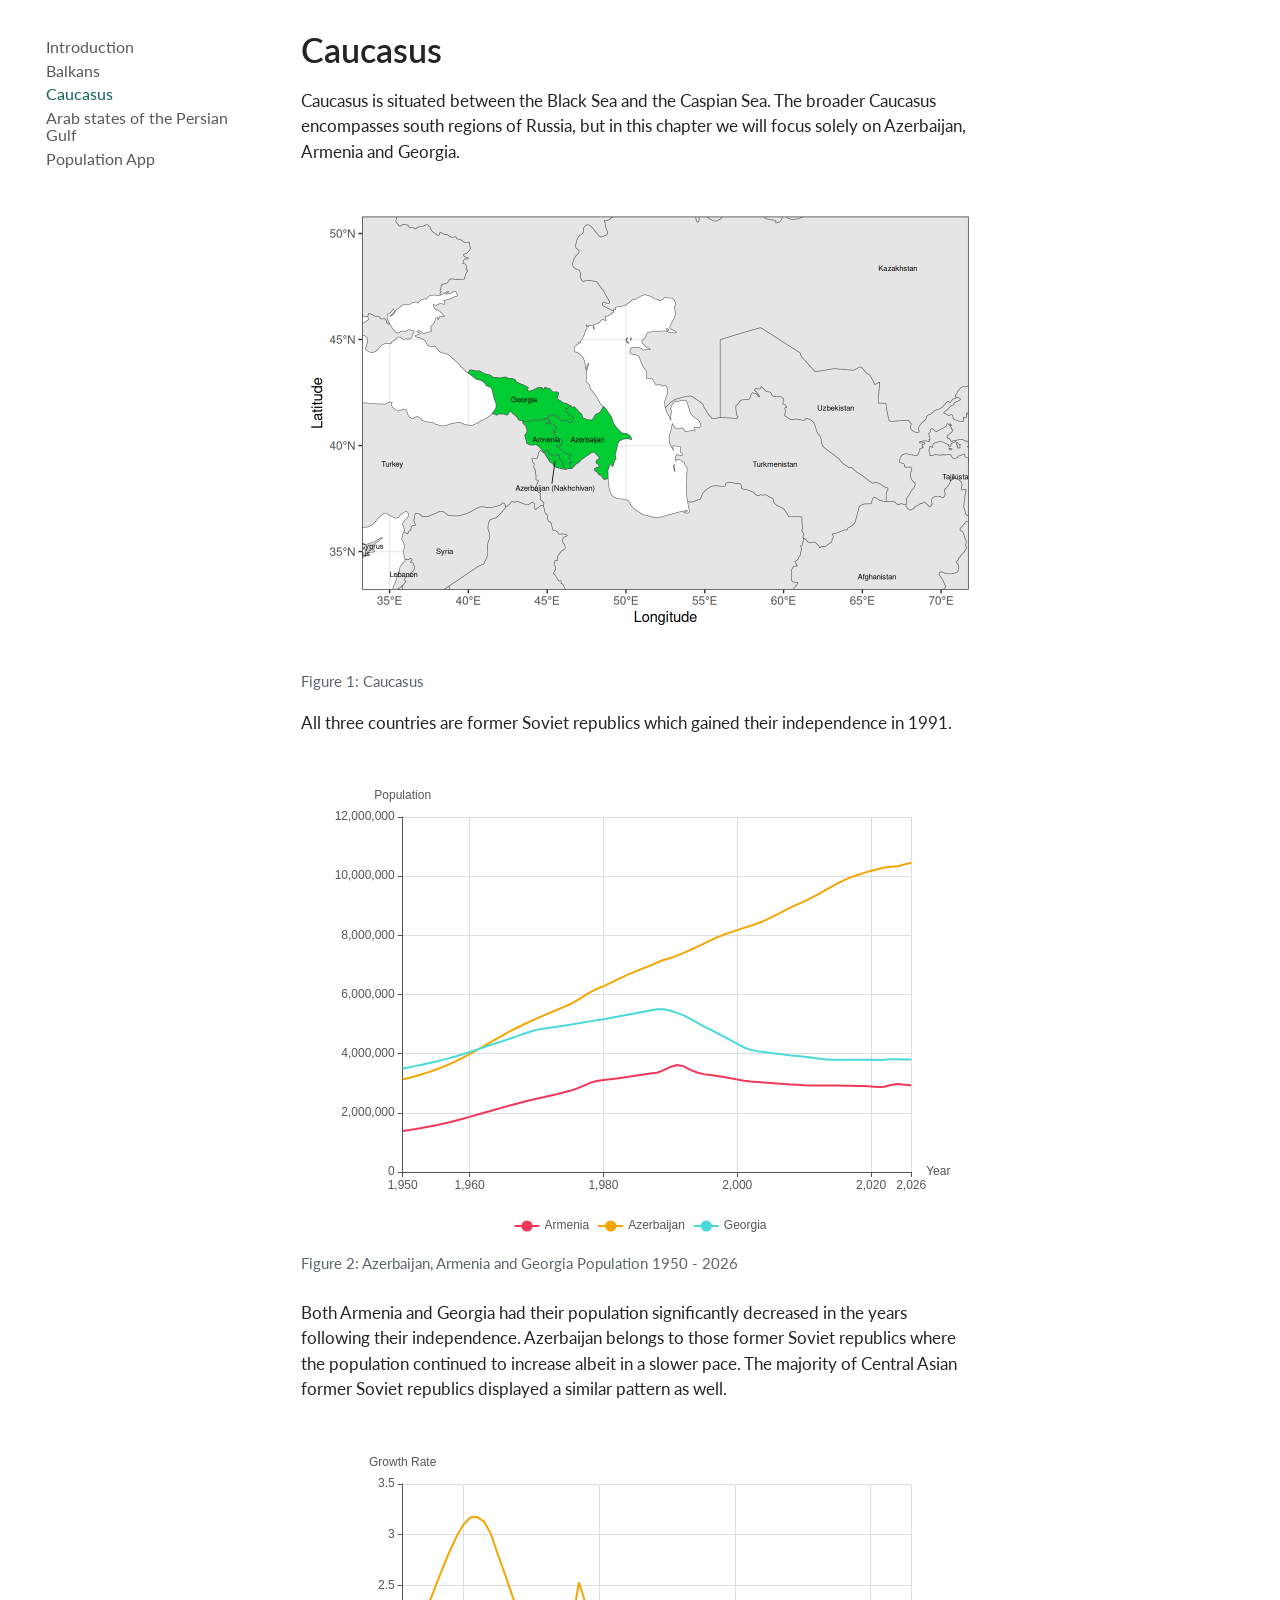
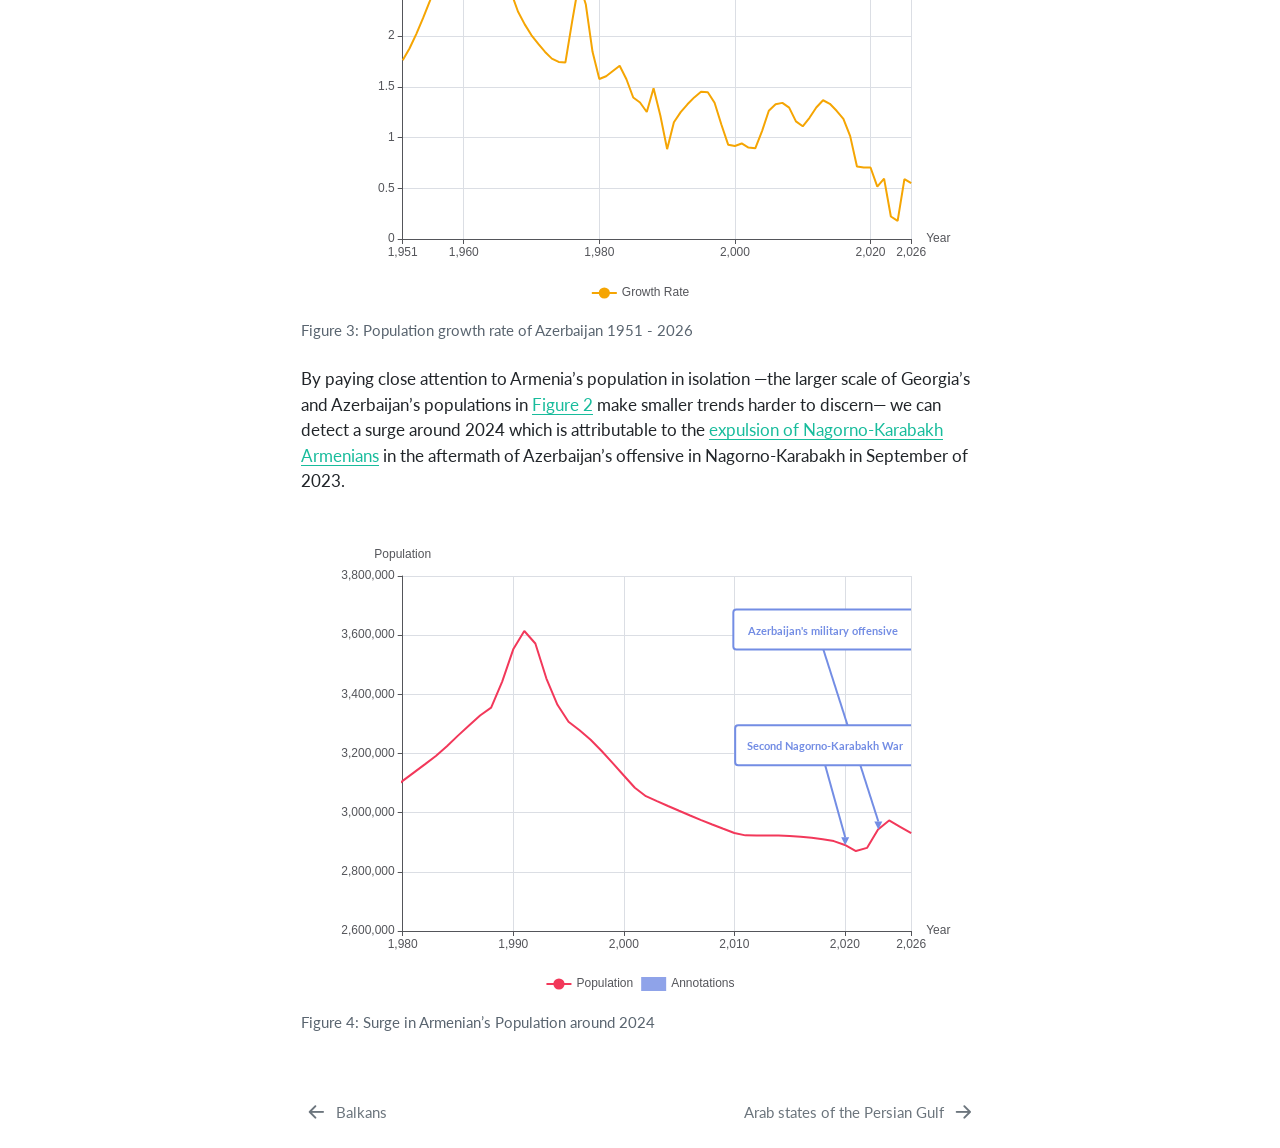
<file: docs/caucasus.html>
<!DOCTYPE html>
<html xmlns="http://www.w3.org/1999/xhtml" lang="en" xml:lang="en"><head>

<meta charset="utf-8">
<meta name="generator" content="quarto-1.10.19">

<meta name="viewport" content="width=device-width, initial-scale=1.0, user-scalable=yes">


<title>Caucasus</title>
<style>
/* Default styles provided by pandoc.
** See https://pandoc.org/MANUAL.html#variables-for-html for config info.
*/
span.smallcaps{font-variant: small-caps;}
div.columns{display: flex; gap: 1.5em;}
div.column{flex: auto;}
@media screen {
div.columns{gap: min(4vw, 1.5em);}
div.column{overflow-x: auto;}
}
div.hanging-indent{margin-left: 1.5em; text-indent: -1.5em;}
ul.task-list{list-style: none;}
ul.task-list li input[type="checkbox"] {
  width: 0.8em;
  margin: 0 0.8em 0.2em -1em; /* quarto-specific, see https://github.com/quarto-dev/quarto-cli/issues/4556 */ 
  vertical-align: middle;
}
</style>


<script src="site_libs/quarto-nav/quarto-nav.js"></script>
<script src="site_libs/quarto-nav/headroom.min.js"></script>
<link href="./arab_gulf_states.html" rel="next">
<link href="./balkans.html" rel="prev">
<script src="site_libs/clipboard/clipboard.min.js"></script>
<script src="site_libs/quarto-html/quarto.js" type="module"></script>
<script src="site_libs/quarto-html/tabsets/tabsets.js" type="module"></script>
<script src="site_libs/quarto-html/popper.min.js"></script>
<script src="site_libs/quarto-html/tippy.umd.min.js"></script>
<script src="site_libs/quarto-html/anchor.min.js"></script>
<link href="site_libs/quarto-html/tippy.css" rel="stylesheet">
<link href="site_libs/quarto-html/quarto-syntax-highlighting-bf27225e3a48a9273f3daa8f8e829971.css" rel="stylesheet" id="quarto-text-highlighting-styles">
<script src="site_libs/bootstrap/bootstrap.min.js"></script>
<link href="site_libs/bootstrap/bootstrap-icons.css" rel="stylesheet">
<link href="site_libs/bootstrap/bootstrap-1477ed0ae435fb4e4f3fc75c624b368e.min.css" rel="stylesheet" append-hash="true" id="quarto-bootstrap" data-mode="light">
<script src="site_libs/quarto-contrib/glightbox/glightbox.min.js"></script>
<link href="site_libs/quarto-contrib/glightbox/glightbox.min.css" rel="stylesheet">
<link href="site_libs/quarto-contrib/glightbox/lightbox.css" rel="stylesheet">
<script id="quarto-search-options" type="application/json">{
  "language": {
    "search-no-results-text": "No results",
    "search-matching-documents-text": "matching documents",
    "search-copy-link-title": "Copy link to search",
    "search-hide-matches-text": "Hide additional matches",
    "search-more-match-text": "more match in this document",
    "search-more-matches-text": "more matches in this document",
    "search-clear-button-title": "Clear",
    "search-text-placeholder": "",
    "search-detached-cancel-button-title": "Cancel",
    "search-submit-button-title": "Submit",
    "search-label": "Search"
  }
}</script>
<link href="site_libs/htmltools-fill-0.5.9/fill.css" rel="stylesheet">
<script src="site_libs/htmlwidgets-1.6.4/htmlwidgets.js"></script>
<script src="site_libs/echarts4r-6.0.0/echarts.min.js"></script>
<script src="site_libs/echarts4r-6.0.0/ecStat.min.js"></script>
<script src="site_libs/echarts4r-6.0.0/dataTool.min.js"></script>
<script src="site_libs/echarts4r-binding-0.5.0/echarts4r.js"></script>
<script src="site_libs/azul-1.0.0/azul.js"></script>
<script src="site_libs/echarts-annotations-1.0.0/echarts-annotations.js"></script>


</head>

<body class="nav-sidebar floating quarto-light">

<div id="quarto-search-results"></div>
  <header id="quarto-header" class="headroom fixed-top">
  <nav class="quarto-secondary-nav">
    <div class="container-fluid d-flex">
      <button type="button" class="quarto-btn-toggle btn" data-bs-toggle="collapse" role="button" data-bs-target=".quarto-sidebar-collapse-item" aria-controls="quarto-sidebar" aria-expanded="false" aria-label="Toggle sidebar navigation" onclick="if (window.quartoToggleHeadroom) { window.quartoToggleHeadroom(); }">
        <i class="bi bi-layout-text-sidebar-reverse"></i>
      </button>
        <nav class="quarto-page-breadcrumbs" aria-label="breadcrumb"><ol class="breadcrumb"><li class="breadcrumb-item"><a href="./caucasus.html">Caucasus</a></li></ol></nav>
        <a class="flex-grow-1" role="navigation" data-bs-toggle="collapse" data-bs-target=".quarto-sidebar-collapse-item" aria-controls="quarto-sidebar" aria-expanded="false" aria-label="Toggle sidebar navigation" onclick="if (window.quartoToggleHeadroom) { window.quartoToggleHeadroom(); }">      
        </a>
    </div>
  </nav>
</header>
<!-- content -->
<div id="quarto-content" class="quarto-container page-columns page-rows-contents page-layout-article">
<!-- sidebar -->
  <nav id="quarto-sidebar" class="sidebar collapse collapse-horizontal quarto-sidebar-collapse-item sidebar-navigation floating overflow-auto">
    <div class="sidebar-menu-container"> 
    <ul class="list-unstyled mt-1">
        <li class="sidebar-item">
  <div class="sidebar-item-container"> 
  <a href="./index.html" class="sidebar-item-text sidebar-link">
 <span class="menu-text">Introduction</span></a>
  </div>
</li>
        <li class="sidebar-item">
  <div class="sidebar-item-container"> 
  <a href="./balkans.html" class="sidebar-item-text sidebar-link">
 <span class="menu-text">Balkans</span></a>
  </div>
</li>
        <li class="sidebar-item">
  <div class="sidebar-item-container"> 
  <a href="./caucasus.html" class="sidebar-item-text sidebar-link active">
 <span class="menu-text">Caucasus</span></a>
  </div>
</li>
        <li class="sidebar-item">
  <div class="sidebar-item-container"> 
  <a href="./arab_gulf_states.html" class="sidebar-item-text sidebar-link">
 <span class="menu-text">Arab states of the Persian Gulf</span></a>
  </div>
</li>
        <li class="sidebar-item">
  <div class="sidebar-item-container"> 
  <a href="./population_app.html" class="sidebar-item-text sidebar-link">
 <span class="menu-text">Population App</span></a>
  </div>
</li>
    </ul>
    </div>
</nav>
<div id="quarto-sidebar-glass" class="quarto-sidebar-collapse-item" data-bs-toggle="collapse" data-bs-target=".quarto-sidebar-collapse-item"></div>
<!-- margin-sidebar -->
    <div id="quarto-margin-sidebar" class="sidebar margin-sidebar zindex-bottom">
        
    </div>
<!-- main -->
<main class="content" id="quarto-document-content">

<header id="title-block-header" class="quarto-title-block default">
<div class="quarto-title">
<h1 class="title"><span id="sec-caucasus" class="quarto-section-identifier">Caucasus</span></h1>
</div>



<div class="quarto-title-meta">

    
  
    
  </div>
  


</header>


<p>Caucasus is situated between the Black Sea and the Caspian Sea. The broader Caucasus encompasses south regions of Russia, but in this chapter we will focus solely on Azerbaijan, Armenia and Georgia.</p>
<div class="cell">
<div class="cell-output-display">
<div id="fig-caucasus" class="quarto-float quarto-figure quarto-figure-center anchored">
<figure class="quarto-float quarto-float-fig figure">
<div aria-describedby="fig-caucasus-caption-0ceaefa1-69ba-4598-a22c-09a6ac19f8ca">
<a href="caucasus_files/figure-html/fig-caucasus-1.png" class="lightbox" data-gallery="quarto-lightbox-gallery-1" title="Figure&nbsp;1: Caucasus"><img src="caucasus_files/figure-html/fig-caucasus-1.png" class="img-fluid figure-img" width="672"></a>
</div>
<figcaption class="quarto-float-caption-bottom quarto-float-caption quarto-float-fig" id="fig-caucasus-caption-0ceaefa1-69ba-4598-a22c-09a6ac19f8ca">
Figure&nbsp;1: Caucasus
</figcaption>
</figure>
</div>
</div>
</div>
<p>All three countries are former Soviet republics which gained their independence in 1991.</p>
<div class="cell">
<div id="fig-azerbaijan_armenia_georgia" class="cell-output-display quarto-float quarto-figure quarto-figure-center anchored">
<figure class="quarto-float quarto-float-fig figure">
<div aria-describedby="fig-azerbaijan_armenia_georgia-caption-0ceaefa1-69ba-4598-a22c-09a6ac19f8ca">
<div class="echarts4r html-widget html-fill-item" id="htmlwidget-5905bd7e34502cda337c" style="width:100%;height:500px;"></div>
<script type="application/json" data-for="htmlwidget-5905bd7e34502cda337c">{"x":{"theme":"azul","tl":false,"draw":true,"renderer":"canvas","events":[],"buttons":[],"opts":{"yAxis":[{"show":true,"name":"Population"}],"xAxis":[{"type":"value","name":"Year","min":1950,"max":2026}],"tooltip":{"trigger":"axis","backgroundColor":"#FFFFFF"},"legend":{"data":["Armenia","Azerbaijan","Georgia"]},"series":[{"data":[{"value":[1950,1382894.5]},{"value":[1951,1417283.5]},{"value":[1952,1454106.5]},{"value":[1953,1493577.5]},{"value":[1954,1535978.5]},{"value":[1955,1581508]},{"value":[1956,1630818.5]},{"value":[1957,1684134]},{"value":[1958,1740884]},{"value":[1959,1801008.5]},{"value":[1960,1863705]},{"value":[1961,1927484]},{"value":[1962,1991689]},{"value":[1963,2056023]},{"value":[1964,2120135.5]},{"value":[1965,2183634.5]},{"value":[1966,2246158.5]},{"value":[1967,2307491.5]},{"value":[1968,2367319]},{"value":[1969,2424030]},{"value":[1970,2475632.5]},{"value":[1971,2525345.5]},{"value":[1972,2577078.5]},{"value":[1973,2630860.5]},{"value":[1974,2686445]},{"value":[1975,2743660]},{"value":[1976,2818165]},{"value":[1977,2912827.5]},{"value":[1978,3012806.5]},{"value":[1979,3078501.5]},{"value":[1980,3107415]},{"value":[1981,3135348.5]},{"value":[1982,3163144]},{"value":[1983,3191539]},{"value":[1984,3224547]},{"value":[1985,3260432]},{"value":[1986,3294847.5]},{"value":[1987,3328520]},{"value":[1988,3355125]},{"value":[1989,3443100]},{"value":[1990,3552127.5]},{"value":[1991,3613976.5]},{"value":[1992,3571861.5]},{"value":[1993,3453332.5]},{"value":[1994,3364610]},{"value":[1995,3307581.5]},{"value":[1996,3278735.5]},{"value":[1997,3246289]},{"value":[1998,3208401]},{"value":[1999,3167286]},{"value":[2000,3125628.5]},{"value":[2001,3084349.5]},{"value":[2002,3055630]},{"value":[2003,3038968.5]},{"value":[2004,3022541]},{"value":[2005,3006351]},{"value":[2006,2990377]},{"value":[2007,2974819]},{"value":[2008,2959990]},{"value":[2009,2945516.5]},{"value":[2010,2931078]},{"value":[2011,2923270.5]},{"value":[2012,2922527.5]},{"value":[2013,2922518]},{"value":[2014,2922422]},{"value":[2015,2921177.5]},{"value":[2016,2918792.5]},{"value":[2017,2914963.5]},{"value":[2018,2909964.5]},{"value":[2019,2903971.5]},{"value":[2020,2890892.5]},{"value":[2021,2870348.5]},{"value":[2022,2880874.5]},{"value":[2023,2943393]},{"value":[2024,2973840.5]},{"value":[2025,2952364.5]},{"value":[2026,2930915]}],"yAxisIndex":0,"xAxisIndex":0,"name":"Armenia","type":"line","coordinateSystem":"cartesian2d","symbol":"none"},{"data":[{"value":[1950,3131971.5]},{"value":[1951,3187153]},{"value":[1952,3247001]},{"value":[1953,3312604.5]},{"value":[1954,3384711]},{"value":[1955,3464086.5]},{"value":[1956,3551386]},{"value":[1957,3646868]},{"value":[1958,3750698.5]},{"value":[1959,3862824.5]},{"value":[1960,3982706.5]},{"value":[1961,4108979.500000001]},{"value":[1962,4239407]},{"value":[1963,4372048.5]},{"value":[1964,4503654]},{"value":[1965,4630313]},{"value":[1966,4751900.5]},{"value":[1967,4867300.5]},{"value":[1968,4976483]},{"value":[1969,5081773.5]},{"value":[1970,5183825.5]},{"value":[1971,5283504.5]},{"value":[1972,5380917.5]},{"value":[1973,5476609]},{"value":[1974,5572225]},{"value":[1975,5669259.5]},{"value":[1976,5791040.5]},{"value":[1977,5937640.5]},{"value":[1978,6075077.5]},{"value":[1979,6187133.5]},{"value":[1980,6284707.5]},{"value":[1981,6385604]},{"value":[1982,6491434.5]},{"value":[1983,6602326]},{"value":[1984,6706281.5]},{"value":[1985,6799813.5]},{"value":[1986,6891347]},{"value":[1987,6977657.5]},{"value":[1988,7081406]},{"value":[1989,7167585]},{"value":[1990,7231077]},{"value":[1991,7314308]},{"value":[1992,7405780]},{"value":[1993,7504115]},{"value":[1994,7608893]},{"value":[1995,7719281.5]},{"value":[1996,7830982]},{"value":[1997,7936221.5]},{"value":[1998,8025804]},{"value":[1999,8100471.5]},{"value":[2000,8174785.5]},{"value":[2001,8251770.500000001]},{"value":[2002,8326133.5]},{"value":[2003,8400530]},{"value":[2004,8489874]},{"value":[2005,8597248]},{"value":[2006,8711380]},{"value":[2007,8828311.5]},{"value":[2008,8942638.5]},{"value":[2009,9046336]},{"value":[2010,9146850.5]},{"value":[2011,9256150]},{"value":[2012,9376180.5]},{"value":[2013,9504409]},{"value":[2014,9631138]},{"value":[2015,9752850]},{"value":[2016,9868428]},{"value":[2017,9968509.5]},{"value":[2018,10039784.5]},{"value":[2019,10110475]},{"value":[2020,10181730]},{"value":[2021,10234370.5]},{"value":[2022,10295304]},{"value":[2023,10318207]},{"value":[2024,10336577.5]},{"value":[2025,10397713]},{"value":[2026,10454855]}],"yAxisIndex":0,"xAxisIndex":0,"name":"Azerbaijan","type":"line","coordinateSystem":"cartesian2d","symbol":"none"},{"data":[{"value":[1950,3497441.5]},{"value":[1951,3541236]},{"value":[1952,3586784]},{"value":[1953,3633973.5]},{"value":[1954,3682723]},{"value":[1955,3734030.5]},{"value":[1956,3789578.5]},{"value":[1957,3849526.5]},{"value":[1958,3913624.5]},{"value":[1959,3981694]},{"value":[1960,4053800]},{"value":[1961,4129028.500000001]},{"value":[1962,4205699]},{"value":[1963,4282793]},{"value":[1964,4358324.5]},{"value":[1965,4429322]},{"value":[1966,4503014]},{"value":[1967,4582951.5]},{"value":[1968,4663584]},{"value":[1969,4743028]},{"value":[1970,4804055]},{"value":[1971,4843145.5]},{"value":[1972,4877277]},{"value":[1973,4911008.5]},{"value":[1974,4944634.5]},{"value":[1975,4979409]},{"value":[1976,5015920.5]},{"value":[1977,5053551]},{"value":[1978,5091796]},{"value":[1979,5128673.5]},{"value":[1980,5165546]},{"value":[1981,5205030]},{"value":[1982,5246474]},{"value":[1983,5290180]},{"value":[1984,5334256.5]},{"value":[1985,5376896.5]},{"value":[1986,5419133]},{"value":[1987,5461016.5]},{"value":[1988,5500240]},{"value":[1989,5499640.5]},{"value":[1990,5448867.5]},{"value":[1991,5379509.5]},{"value":[1992,5294187]},{"value":[1993,5178780]},{"value":[1994,5046271.5]},{"value":[1995,4925743]},{"value":[1996,4812775]},{"value":[1997,4695356.5]},{"value":[1998,4576451]},{"value":[1999,4455583]},{"value":[2000,4328358]},{"value":[2001,4209636.5]},{"value":[2002,4127846.499999999]},{"value":[2003,4085483]},{"value":[2004,4056073.5]},{"value":[2005,4026131]},{"value":[2006,3996591.5]},{"value":[2007,3967590]},{"value":[2008,3941195.5]},{"value":[2009,3918940.5]},{"value":[2010,3895924.5]},{"value":[2011,3868724]},{"value":[2012,3839208]},{"value":[2013,3809125]},{"value":[2014,3792915.5]},{"value":[2015,3791572.5]},{"value":[2016,3792057]},{"value":[2017,3792859]},{"value":[2018,3794877]},{"value":[2019,3796722.5]},{"value":[2020,3795678]},{"value":[2021,3788451]},{"value":[2022,3794783.5]},{"value":[2023,3807492]},{"value":[2024,3807670]},{"value":[2025,3806671]},{"value":[2026,3804641.5]}],"yAxisIndex":0,"xAxisIndex":0,"name":"Georgia","type":"line","coordinateSystem":"cartesian2d","symbol":"none"}]},"dispose":true},"evals":[],"jsHooks":[]}</script>
</div>
<figcaption class="quarto-float-caption-bottom quarto-float-caption quarto-float-fig" id="fig-azerbaijan_armenia_georgia-caption-0ceaefa1-69ba-4598-a22c-09a6ac19f8ca">
Figure&nbsp;2: Azerbaijan, Armenia and Georgia Population 1950 - 2026
</figcaption>
</figure>
</div>
</div>
<p>Both Armenia and Georgia had their population significantly decreased in the years following their independence. Azerbaijan belongs to those former Soviet republics where the population continued to increase albeit in a slower pace. The majority of Central Asian former Soviet republics displayed a similar pattern as well.</p>
<div class="cell">
<div id="fig-azerbaijan_growth_rate" class="cell-output-display quarto-float quarto-figure quarto-figure-center anchored">
<figure class="quarto-float quarto-float-fig figure">
<div aria-describedby="fig-azerbaijan_growth_rate-caption-0ceaefa1-69ba-4598-a22c-09a6ac19f8ca">
<div class="echarts4r html-widget html-fill-item" id="htmlwidget-a92b8359775044f10483" style="width:100%;height:500px;"></div>
<script type="application/json" data-for="htmlwidget-a92b8359775044f10483">{"x":{"theme":"","tl":false,"draw":true,"renderer":"canvas","events":[],"buttons":[],"opts":{"yAxis":[{"show":true,"name":"Growth Rate"}],"xAxis":[{"type":"value","name":"Year","min":1951,"max":2026}],"tooltip":{"trigger":"axis","backgroundColor":"#FFFFFF"},"legend":{"data":["Growth Rate"]},"series":[{"data":[{"value":[1950,null]},{"value":[1951,1.762]},{"value":[1952,1.878]},{"value":[1953,2.02]},{"value":[1954,2.177]},{"value":[1955,2.345]},{"value":[1956,2.52]},{"value":[1957,2.689]},{"value":[1958,2.847]},{"value":[1959,2.989]},{"value":[1960,3.103]},{"value":[1961,3.171]},{"value":[1962,3.174]},{"value":[1963,3.129]},{"value":[1964,3.01]},{"value":[1965,2.812]},{"value":[1966,2.626]},{"value":[1967,2.429]},{"value":[1968,2.243]},{"value":[1969,2.116]},{"value":[1970,2.008]},{"value":[1971,1.923]},{"value":[1972,1.844]},{"value":[1973,1.778]},{"value":[1974,1.746]},{"value":[1975,1.741]},{"value":[1976,2.148]},{"value":[1977,2.531]},{"value":[1978,2.315]},{"value":[1979,1.845]},{"value":[1980,1.577]},{"value":[1981,1.605]},{"value":[1982,1.657]},{"value":[1983,1.708]},{"value":[1984,1.575]},{"value":[1985,1.395]},{"value":[1986,1.346]},{"value":[1987,1.252]},{"value":[1988,1.487]},{"value":[1989,1.217]},{"value":[1990,0.886]},{"value":[1991,1.151]},{"value":[1992,1.251]},{"value":[1993,1.328]},{"value":[1994,1.396]},{"value":[1995,1.451]},{"value":[1996,1.447]},{"value":[1997,1.344]},{"value":[1998,1.129]},{"value":[1999,0.93]},{"value":[2000,0.917]},{"value":[2001,0.9419999999999999]},{"value":[2002,0.901]},{"value":[2003,0.894]},{"value":[2004,1.064]},{"value":[2005,1.265]},{"value":[2006,1.328]},{"value":[2007,1.342]},{"value":[2008,1.295]},{"value":[2009,1.16]},{"value":[2010,1.111]},{"value":[2011,1.195]},{"value":[2012,1.297]},{"value":[2013,1.368]},{"value":[2014,1.333]},{"value":[2015,1.264]},{"value":[2016,1.185]},{"value":[2017,1.014]},{"value":[2018,0.715]},{"value":[2019,0.704]},{"value":[2020,0.705]},{"value":[2021,0.517]},{"value":[2022,0.595]},{"value":[2023,0.222]},{"value":[2024,0.178]},{"value":[2025,0.591]},{"value":[2026,0.55]}],"yAxisIndex":0,"xAxisIndex":0,"name":"Growth Rate","type":"line","coordinateSystem":"cartesian2d","symbol":"none"}],"color":["#F5A503"]},"dispose":true},"evals":[],"jsHooks":[]}</script>
</div>
<figcaption class="quarto-float-caption-bottom quarto-float-caption quarto-float-fig" id="fig-azerbaijan_growth_rate-caption-0ceaefa1-69ba-4598-a22c-09a6ac19f8ca">
Figure&nbsp;3: Population growth rate of Azerbaijan 1951 - 2026
</figcaption>
</figure>
</div>
</div>
<p>By paying close attention to Armenia’s population in isolation —the larger scale of Georgia’s and Azerbaijan’s populations in <a href="#fig-azerbaijan_armenia_georgia" class="quarto-xref">Figure&nbsp;<span>2</span></a> make smaller trends harder to discern— we can detect a surge around 2024 which is attributable to the <a href="https://en.wikipedia.org/wiki/Expulsion_of_Nagorno-Karabakh_Armenians">expulsion of Nagorno-Karabakh Armenians</a> in the aftermath of Azerbaijan’s offensive in Nagorno-Karabakh in September of 2023.</p>
<div class="cell">
<div id="fig-armenia_surge_2024" class="cell-output-display quarto-float quarto-figure quarto-figure-center anchored">
<figure class="quarto-float quarto-float-fig figure">
<div aria-describedby="fig-armenia_surge_2024-caption-0ceaefa1-69ba-4598-a22c-09a6ac19f8ca">
<div class="echarts4r html-widget html-fill-item" id="htmlwidget-ea72402a13977b291a87" style="width:100%;height:500px;"></div>
<script type="application/json" data-for="htmlwidget-ea72402a13977b291a87">{"x":{"theme":"azul","tl":false,"draw":true,"renderer":"canvas","events":[],"buttons":[],"opts":{"yAxis":[{"show":true,"name":"Population","min":2600000}],"xAxis":[{"type":"value","name":"Year","min":1980,"max":2026}],"tooltip":{"trigger":"axis","backgroundColor":"#FFFFFF"},"legend":{"data":["Population"]},"series":[{"data":[{"value":[1950,1382894.5]},{"value":[1951,1417283.5]},{"value":[1952,1454106.5]},{"value":[1953,1493577.5]},{"value":[1954,1535978.5]},{"value":[1955,1581508]},{"value":[1956,1630818.5]},{"value":[1957,1684134]},{"value":[1958,1740884]},{"value":[1959,1801008.5]},{"value":[1960,1863705]},{"value":[1961,1927484]},{"value":[1962,1991689]},{"value":[1963,2056023]},{"value":[1964,2120135.5]},{"value":[1965,2183634.5]},{"value":[1966,2246158.5]},{"value":[1967,2307491.5]},{"value":[1968,2367319]},{"value":[1969,2424030]},{"value":[1970,2475632.5]},{"value":[1971,2525345.5]},{"value":[1972,2577078.5]},{"value":[1973,2630860.5]},{"value":[1974,2686445]},{"value":[1975,2743660]},{"value":[1976,2818165]},{"value":[1977,2912827.5]},{"value":[1978,3012806.5]},{"value":[1979,3078501.5]},{"value":[1980,3107415]},{"value":[1981,3135348.5]},{"value":[1982,3163144]},{"value":[1983,3191539]},{"value":[1984,3224547]},{"value":[1985,3260432]},{"value":[1986,3294847.5]},{"value":[1987,3328520]},{"value":[1988,3355125]},{"value":[1989,3443100]},{"value":[1990,3552127.5]},{"value":[1991,3613976.5]},{"value":[1992,3571861.5]},{"value":[1993,3453332.5]},{"value":[1994,3364610]},{"value":[1995,3307581.5]},{"value":[1996,3278735.5]},{"value":[1997,3246289]},{"value":[1998,3208401]},{"value":[1999,3167286]},{"value":[2000,3125628.5]},{"value":[2001,3084349.5]},{"value":[2002,3055630]},{"value":[2003,3038968.5]},{"value":[2004,3022541]},{"value":[2005,3006351]},{"value":[2006,2990377]},{"value":[2007,2974819]},{"value":[2008,2959990]},{"value":[2009,2945516.5]},{"value":[2010,2931078]},{"value":[2011,2923270.5]},{"value":[2012,2922527.5]},{"value":[2013,2922518]},{"value":[2014,2922422]},{"value":[2015,2921177.5]},{"value":[2016,2918792.5]},{"value":[2017,2914963.5]},{"value":[2018,2909964.5]},{"value":[2019,2903971.5]},{"value":[2020,2890892.5]},{"value":[2021,2870348.5]},{"value":[2022,2880874.5]},{"value":[2023,2943393]},{"value":[2024,2973840.5]},{"value":[2025,2952364.5]},{"value":[2026,2930915]}],"yAxisIndex":0,"xAxisIndex":0,"name":"Population","type":"line","coordinateSystem":"cartesian2d","symbol":"none"},{"type":"scatter","name":"Annotations","data":[],"symbol":"rect","symbolSize":8,"itemStyle":{"color":"#738DE4"},"gridIndex":0,"xAxisIndex":0,"yAxisIndex":0,"tooltip":{"show":false},"silent":true,"animation":false,"isAnnotationLegend":true}]},"dispose":true,"annotations":[{"id":0,"x":2023,"y":2943000,"text":"Azerbaijan's military offensive","offsetX":-55,"offsetY":-200,"rectShape":{"x":-90,"y":-20,"width":180,"height":40,"r":3},"rectStyle":{"stroke":"#738DE4","fill":"#ffffff","stroke-width":2,"shape":{"width":180}},"textStyle":{"font-size":11,"font-weight":"bold","text-anchor":"middle","dominant-baseline":"central","x":0,"y":0,"text":"Azerbaijan's military offensive","fill":"#738DE4"},"lineStyle":{"stroke-width":2,"stroke":"#738DE4"},"arrowStyle":{"fill":"#738DE4","size":8},"arrowVertices":[[-4,-8],[4,-8],[0,0]],"arrowTip":-8,"draggable":true,"gridIndex":0,"legend_name":"Annotations"},{"id":0,"x":2020,"y":2890000,"text":"Second Nagorno-Karabakh War","offsetX":-20,"offsetY":-100,"rectShape":{"x":-90,"y":-20,"width":180,"height":40,"r":3},"rectStyle":{"stroke":"#738DE4","fill":"#ffffff","stroke-width":2,"shape":{"width":180}},"textStyle":{"font-size":11,"font-weight":"bold","text-anchor":"middle","dominant-baseline":"central","x":0,"y":0,"text":"Second Nagorno-Karabakh War","fill":"#738DE4"},"lineStyle":{"stroke-width":2,"stroke":"#738DE4"},"arrowStyle":{"fill":"#738DE4","size":8},"arrowVertices":[[-4,-8],[4,-8],[0,0]],"arrowTip":-8,"draggable":true,"gridIndex":0,"legend_name":"Annotations"}]},"evals":[],"jsHooks":{"render":[{"code":"function(el, x, data) {\n      function initWhenReady() {\n        if (typeof EChartsAnnotations === 'undefined') {\n          setTimeout(initWhenReady, 50);\n          return;\n        }\n\n        EChartsAnnotations.initialize(el, x, data);\n      }\n\n      initWhenReady();\n    }","data":null}]}}</script>
</div>
<figcaption class="quarto-float-caption-bottom quarto-float-caption quarto-float-fig" id="fig-armenia_surge_2024-caption-0ceaefa1-69ba-4598-a22c-09a6ac19f8ca">
Figure&nbsp;4: Surge in Armenian’s Population around 2024
</figcaption>
</figure>
</div>
</div>



</main> <!-- /main -->
<script id="quarto-html-after-body" type="application/javascript">
  window.document.addEventListener("DOMContentLoaded", function (event) {
    const icon = "";
    const anchorJS = new window.AnchorJS();
    anchorJS.options = {
      placement: 'right',
      icon: icon
    };
    anchorJS.add('.anchored');
    const isCodeAnnotation = (el) => {
      for (const clz of el.classList) {
        if (clz.startsWith('code-annotation-')) {                     
          return true;
        }
      }
      return false;
    }
    const onCopySuccess = function(e) {
      // button target
      const button = e.trigger;
      // don't keep focus
      button.blur();
      // flash "checked"
      button.classList.add('code-copy-button-checked');
      var currentTitle = button.getAttribute("title");
      button.setAttribute("title", "Copied!");
      let tooltip;
      if (window.bootstrap) {
        button.setAttribute("data-bs-toggle", "tooltip");
        button.setAttribute("data-bs-placement", "left");
        button.setAttribute("data-bs-title", "Copied!");
        tooltip = new bootstrap.Tooltip(button, 
          { trigger: "manual", 
            customClass: "code-copy-button-tooltip",
            offset: [0, -8]});
        tooltip.show();    
      }
      setTimeout(function() {
        if (tooltip) {
          tooltip.hide();
          button.removeAttribute("data-bs-title");
          button.removeAttribute("data-bs-toggle");
          button.removeAttribute("data-bs-placement");
        }
        button.setAttribute("title", currentTitle);
        button.classList.remove('code-copy-button-checked');
      }, 1000);
      // clear code selection
      e.clearSelection();
    }
    const getTextToCopy = function(trigger) {
      const outerScaffold = trigger.parentElement.cloneNode(true);
      const codeEl = outerScaffold.querySelector('code');
      for (const childEl of codeEl.children) {
        if (isCodeAnnotation(childEl)) {
          childEl.remove();
        }
      }
      return codeEl.innerText;
    }
    const clipboard = new window.ClipboardJS('.code-copy-button:not([data-in-quarto-modal])', {
      text: getTextToCopy
    });
    clipboard.on('success', onCopySuccess);
    if (window.document.getElementById('quarto-embedded-source-code-modal')) {
      const clipboardModal = new window.ClipboardJS('.code-copy-button[data-in-quarto-modal]', {
        text: getTextToCopy,
        container: window.document.getElementById('quarto-embedded-source-code-modal')
      });
      clipboardModal.on('success', onCopySuccess);
    }
      var localhostRegex = new RegExp(/^(?:http|https):\/\/localhost\:?[0-9]*\//);
      var mailtoRegex = new RegExp(/^mailto:/);
        var filterRegex = new RegExp('/' + window.location.host + '/');
      var isInternal = (href) => {
          return filterRegex.test(href) || localhostRegex.test(href) || mailtoRegex.test(href);
      }
      // Inspect non-navigation links and adorn them if external
     var links = window.document.querySelectorAll('a[href]:not(.nav-link):not(.navbar-brand):not(.toc-action):not(.sidebar-link):not(.sidebar-item-toggle):not(.pagination-link):not(.no-external):not([aria-hidden]):not(.dropdown-item):not(.quarto-navigation-tool):not(.about-link)');
      for (var i=0; i<links.length; i++) {
        const link = links[i];
        if (!isInternal(link.href)) {
          // undo the damage that might have been done by quarto-nav.js in the case of
          // links that we want to consider external
          if (link.dataset.originalHref !== undefined) {
            link.href = link.dataset.originalHref;
          }
        }
      }
    function tippyHover(el, contentFn, onTriggerFn, onUntriggerFn) {
      const config = {
        allowHTML: true,
        maxWidth: 500,
        delay: 100,
        arrow: false,
        appendTo: function(el) {
            return el.parentElement;
        },
        interactive: true,
        interactiveBorder: 10,
        theme: 'quarto',
        placement: 'bottom-start',
      };
      if (contentFn) {
        config.content = contentFn;
      }
      if (onTriggerFn) {
        config.onTrigger = onTriggerFn;
      }
      if (onUntriggerFn) {
        config.onUntrigger = onUntriggerFn;
      }
      window.tippy(el, config); 
    }
    const noterefs = window.document.querySelectorAll('a[role="doc-noteref"]');
    for (var i=0; i<noterefs.length; i++) {
      const ref = noterefs[i];
      tippyHover(ref, function() {
        // use id or data attribute instead here
        let href = ref.getAttribute('data-footnote-href') || ref.getAttribute('href');
        try { href = new URL(href).hash; } catch {}
        const id = href.replace(/^#\/?/, "");
        const note = window.document.getElementById(id);
        if (note) {
          return note.innerHTML;
        } else {
          return "";
        }
      });
    }
    const xrefs = window.document.querySelectorAll('a.quarto-xref');
    const processXRef = (id, note) => {
      // Strip column container classes
      const stripColumnClz = (el) => {
        el.classList.remove("page-full", "page-columns");
        if (el.children) {
          for (const child of el.children) {
            stripColumnClz(child);
          }
        }
      }
      stripColumnClz(note)
      if (id === null || id.startsWith('sec-')) {
        // Special case sections, only their first couple elements
        const container = document.createElement("div");
        if (note.children && note.children.length > 2) {
          container.appendChild(note.children[0].cloneNode(true));
          for (let i = 1; i < note.children.length; i++) {
            const child = note.children[i];
            if (child.tagName === "P" && child.innerText === "") {
              continue;
            } else {
              container.appendChild(child.cloneNode(true));
              break;
            }
          }
          if (window.Quarto?.typesetMath) {
            window.Quarto.typesetMath(container);
          }
          return container.innerHTML
        } else {
          if (window.Quarto?.typesetMath) {
            window.Quarto.typesetMath(note);
          }
          return note.innerHTML;
        }
      } else {
        // Remove any anchor links if they are present
        const anchorLink = note.querySelector('a.anchorjs-link');
        if (anchorLink) {
          anchorLink.remove();
        }
        if (window.Quarto?.typesetMath) {
          window.Quarto.typesetMath(note);
        }
        if (note.classList.contains("callout")) {
          return note.outerHTML;
        } else {
          return note.innerHTML;
        }
      }
    }
    for (var i=0; i<xrefs.length; i++) {
      const xref = xrefs[i];
      tippyHover(xref, undefined, function(instance) {
        instance.disable();
        let url = xref.getAttribute('href');
        let hash = undefined; 
        if (url.startsWith('#')) {
          hash = url;
        } else {
          try { hash = new URL(url).hash; } catch {}
        }
        if (hash) {
          const id = hash.replace(/^#\/?/, "");
          const note = window.document.getElementById(id);
          if (note !== null) {
            try {
              const html = processXRef(id, note.cloneNode(true));
              instance.setContent(html);
            } finally {
              instance.enable();
              instance.show();
            }
          } else {
            // See if we can fetch this
            fetch(url.split('#')[0])
            .then(res => res.text())
            .then(html => {
              const parser = new DOMParser();
              const htmlDoc = parser.parseFromString(html, "text/html");
              const note = htmlDoc.getElementById(id);
              if (note !== null) {
                const html = processXRef(id, note);
                instance.setContent(html);
              } 
            }).finally(() => {
              instance.enable();
              instance.show();
            });
          }
        } else {
          // See if we can fetch a full url (with no hash to target)
          // This is a special case and we should probably do some content thinning / targeting
          fetch(url)
          .then(res => res.text())
          .then(html => {
            const parser = new DOMParser();
            const htmlDoc = parser.parseFromString(html, "text/html");
            const note = htmlDoc.querySelector('main.content');
            if (note !== null) {
              // This should only happen for chapter cross references
              // (since there is no id in the URL)
              // remove the first header
              if (note.children.length > 0 && note.children[0].tagName === "HEADER") {
                note.children[0].remove();
              }
              const html = processXRef(null, note);
              instance.setContent(html);
            } 
          }).finally(() => {
            instance.enable();
            instance.show();
          });
        }
      }, function(instance) {
      });
    }
        let selectedAnnoteEl;
        const selectorForAnnotation = ( cell, annotation) => {
          let cellAttr = 'data-code-cell="' + cell + '"';
          let lineAttr = 'data-code-annotation="' +  annotation + '"';
          const selector = 'span[' + cellAttr + '][' + lineAttr + ']';
          return selector;
        }
        const selectCodeLines = (annoteEl) => {
          const doc = window.document;
          const targetCell = annoteEl.getAttribute("data-target-cell");
          const targetAnnotation = annoteEl.getAttribute("data-target-annotation");
          const annoteSpan = window.document.querySelector(selectorForAnnotation(targetCell, targetAnnotation));
          const lines = annoteSpan.getAttribute("data-code-lines").split(",");
          const lineIds = lines.map((line) => {
            return targetCell + "-" + line;
          })
          let top = null;
          let height = null;
          let parent = null;
          if (lineIds.length > 0) {
              //compute the position of the single el (top and bottom and make a div)
              const el = window.document.getElementById(lineIds[0]);
              top = el.offsetTop;
              height = el.offsetHeight;
              parent = el.parentElement.parentElement;
            if (lineIds.length > 1) {
              const lastEl = window.document.getElementById(lineIds[lineIds.length - 1]);
              const bottom = lastEl.offsetTop + lastEl.offsetHeight;
              height = bottom - top;
            }
            if (top !== null && height !== null && parent !== null) {
              // cook up a div (if necessary) and position it 
              let div = window.document.getElementById("code-annotation-line-highlight");
              if (div === null) {
                div = window.document.createElement("div");
                div.setAttribute("id", "code-annotation-line-highlight");
                div.style.position = 'absolute';
                parent.appendChild(div);
              }
              div.style.top = top - 2 + "px";
              div.style.height = height + 4 + "px";
              div.style.left = 0;
              let gutterDiv = window.document.getElementById("code-annotation-line-highlight-gutter");
              if (gutterDiv === null) {
                gutterDiv = window.document.createElement("div");
                gutterDiv.setAttribute("id", "code-annotation-line-highlight-gutter");
                gutterDiv.style.position = 'absolute';
                const codeCell = window.document.getElementById(targetCell);
                const gutter = codeCell.querySelector('.code-annotation-gutter');
                gutter.appendChild(gutterDiv);
              }
              gutterDiv.style.top = top - 2 + "px";
              gutterDiv.style.height = height + 4 + "px";
            }
            selectedAnnoteEl = annoteEl;
          }
        };
        const unselectCodeLines = () => {
          const elementsIds = ["code-annotation-line-highlight", "code-annotation-line-highlight-gutter"];
          elementsIds.forEach((elId) => {
            const div = window.document.getElementById(elId);
            if (div) {
              div.remove();
            }
          });
          selectedAnnoteEl = undefined;
        };
          // Handle positioning of the toggle
      window.addEventListener(
        "resize",
        throttle(() => {
          elRect = undefined;
          if (selectedAnnoteEl) {
            selectCodeLines(selectedAnnoteEl);
          }
        }, 10)
      );
      function throttle(fn, ms) {
      let throttle = false;
      let timer;
        return (...args) => {
          if(!throttle) { // first call gets through
              fn.apply(this, args);
              throttle = true;
          } else { // all the others get throttled
              if(timer) clearTimeout(timer); // cancel #2
              timer = setTimeout(() => {
                fn.apply(this, args);
                timer = throttle = false;
              }, ms);
          }
        };
      }
        // Attach click handler to the DT
        const annoteDls = window.document.querySelectorAll('dt[data-target-cell]');
        for (const annoteDlNode of annoteDls) {
          annoteDlNode.addEventListener('click', (event) => {
            const clickedEl = event.target;
            if (clickedEl !== selectedAnnoteEl) {
              unselectCodeLines();
              const activeEl = window.document.querySelector('dt[data-target-cell].code-annotation-active');
              if (activeEl) {
                activeEl.classList.remove('code-annotation-active');
              }
              selectCodeLines(clickedEl);
              clickedEl.classList.add('code-annotation-active');
            } else {
              // Unselect the line
              unselectCodeLines();
              clickedEl.classList.remove('code-annotation-active');
            }
          });
        }
    const findCites = (el) => {
      const parentEl = el.parentElement;
      if (parentEl) {
        const cites = parentEl.dataset.cites;
        if (cites) {
          return {
            el,
            cites: cites.split(' ')
          };
        } else {
          return findCites(el.parentElement)
        }
      } else {
        return undefined;
      }
    };
    var bibliorefs = window.document.querySelectorAll('a[role="doc-biblioref"]');
    for (var i=0; i<bibliorefs.length; i++) {
      const ref = bibliorefs[i];
      const citeInfo = findCites(ref);
      if (citeInfo) {
        tippyHover(citeInfo.el, function() {
          var popup = window.document.createElement('div');
          citeInfo.cites.forEach(function(cite) {
            var citeDiv = window.document.createElement('div');
            citeDiv.classList.add('hanging-indent');
            citeDiv.classList.add('csl-entry');
            var biblioDiv = window.document.getElementById('ref-' + cite);
            if (biblioDiv) {
              citeDiv.innerHTML = biblioDiv.innerHTML;
            }
            popup.appendChild(citeDiv);
          });
          return popup.innerHTML;
        });
      }
    }
  });
  </script>
<nav class="page-navigation">
  <div class="nav-page nav-page-previous">
      <a href="./balkans.html" class="pagination-link" aria-label="Balkans">
        <i class="bi bi-arrow-left-short"></i> <span class="nav-page-text">Balkans</span>
      </a>          
  </div>
  <div class="nav-page nav-page-next">
      <a href="./arab_gulf_states.html" class="pagination-link" aria-label="Arab states of the Persian Gulf">
        <span class="nav-page-text">Arab states of the Persian Gulf</span> <i class="bi bi-arrow-right-short"></i>
      </a>
  </div>
</nav>
</div> <!-- /content -->
<script>var lightboxQuarto = GLightbox({"closeEffect":"zoom","descPosition":"bottom","loop":false,"openEffect":"zoom","selector":".lightbox"});
(function() {
  let previousOnload = window.onload;
  window.onload = () => {
    if (previousOnload) {
      previousOnload();
    }
    lightboxQuarto.on('slide_before_load', (data) => {
      const { slideIndex, slideNode, slideConfig, player, trigger } = data;
      const href = trigger.getAttribute('href');
      if (href !== null) {
        const imgEl = window.document.querySelector(`a[href="${href}"] img`);
        if (imgEl !== null) {
          const srcAttr = imgEl.getAttribute("src");
          if (srcAttr && srcAttr.startsWith("data:")) {
            slideConfig.href = srcAttr;
          }
        }
      } 
    });
  
    lightboxQuarto.on('slide_after_load', (data) => {
      const { slideIndex, slideNode, slideConfig, player, trigger } = data;
      if (window.Quarto?.typesetMath) {
        window.Quarto.typesetMath(slideNode);
      }
    });
  
  };
  
})();
          </script>




</body></html>
</file>
<file: docs/site_libs/quarto-html/tippy.css>
.tippy-box[data-animation=fade][data-state=hidden]{opacity:0}[data-tippy-root]{max-width:calc(100vw - 10px)}.tippy-box{position:relative;background-color:#333;color:#fff;border-radius:4px;font-size:14px;line-height:1.4;white-space:normal;outline:0;transition-property:transform,visibility,opacity}.tippy-box[data-placement^=top]>.tippy-arrow{bottom:0}.tippy-box[data-placement^=top]>.tippy-arrow:before{bottom:-7px;left:0;border-width:8px 8px 0;border-top-color:initial;transform-origin:center top}.tippy-box[data-placement^=bottom]>.tippy-arrow{top:0}.tippy-box[data-placement^=bottom]>.tippy-arrow:before{top:-7px;left:0;border-width:0 8px 8px;border-bottom-color:initial;transform-origin:center bottom}.tippy-box[data-placement^=left]>.tippy-arrow{right:0}.tippy-box[data-placement^=left]>.tippy-arrow:before{border-width:8px 0 8px 8px;border-left-color:initial;right:-7px;transform-origin:center left}.tippy-box[data-placement^=right]>.tippy-arrow{left:0}.tippy-box[data-placement^=right]>.tippy-arrow:before{left:-7px;border-width:8px 8px 8px 0;border-right-color:initial;transform-origin:center right}.tippy-box[data-inertia][data-state=visible]{transition-timing-function:cubic-bezier(.54,1.5,.38,1.11)}.tippy-arrow{width:16px;height:16px;color:#333}.tippy-arrow:before{content:"";position:absolute;border-color:transparent;border-style:solid}.tippy-content{position:relative;padding:5px 9px;z-index:1}
</file>
<file: docs/site_libs/quarto-html/quarto-syntax-highlighting-bf27225e3a48a9273f3daa8f8e829971.css>
/* quarto syntax highlight colors */
:root {
  --quarto-hl-ot-color: #003B4F;
  --quarto-hl-at-color: #657422;
  --quarto-hl-ss-color: #20794D;
  --quarto-hl-an-color: #5E5E5E;
  --quarto-hl-fu-color: #4758AB;
  --quarto-hl-st-color: #20794D;
  --quarto-hl-cf-color: #003B4F;
  --quarto-hl-op-color: #5E5E5E;
  --quarto-hl-er-color: #AD0000;
  --quarto-hl-bn-color: #AD0000;
  --quarto-hl-al-color: #AD0000;
  --quarto-hl-va-color: #111111;
  --quarto-hl-bu-color: inherit;
  --quarto-hl-ex-color: inherit;
  --quarto-hl-pp-color: #AD0000;
  --quarto-hl-in-color: #5E5E5E;
  --quarto-hl-vs-color: #20794D;
  --quarto-hl-wa-color: #5E5E5E;
  --quarto-hl-do-color: #5E5E5E;
  --quarto-hl-im-color: #00769E;
  --quarto-hl-ch-color: #20794D;
  --quarto-hl-dt-color: #AD0000;
  --quarto-hl-fl-color: #AD0000;
  --quarto-hl-co-color: #5E5E5E;
  --quarto-hl-cv-color: #5E5E5E;
  --quarto-hl-cn-color: #8f5902;
  --quarto-hl-sc-color: #5E5E5E;
  --quarto-hl-dv-color: #AD0000;
  --quarto-hl-kw-color: #003B4F;
}

/* other quarto variables */
:root {
  --quarto-font-monospace: SFMono-Regular, Menlo, Monaco, Consolas, "Liberation Mono", "Courier New", monospace;
}

/* syntax highlight based on Pandoc's rules */
pre > code.sourceCode > span {
  color: #003B4F;
}

code.sourceCode > span {
  color: #003B4F;
}

div.sourceCode,
div.sourceCode pre.sourceCode {
  color: #003B4F;
}

/* Normal */
code span {
  color: #003B4F;
}

/* Alert */
code span.al {
  color: #AD0000;
  font-style: inherit;
}

/* Annotation */
code span.an {
  color: #5E5E5E;
  font-style: inherit;
}

/* Attribute */
code span.at {
  color: #657422;
  font-style: inherit;
}

/* BaseN */
code span.bn {
  color: #AD0000;
  font-style: inherit;
}

/* BuiltIn */
code span.bu {
  font-style: inherit;
}

/* ControlFlow */
code span.cf {
  color: #003B4F;
  font-weight: bold;
  font-style: inherit;
}

/* Char */
code span.ch {
  color: #20794D;
  font-style: inherit;
}

/* Constant */
code span.cn {
  color: #8f5902;
  font-style: inherit;
}

/* Comment */
code span.co {
  color: #5E5E5E;
  font-style: inherit;
}

/* CommentVar */
code span.cv {
  color: #5E5E5E;
  font-style: italic;
}

/* Documentation */
code span.do {
  color: #5E5E5E;
  font-style: italic;
}

/* DataType */
code span.dt {
  color: #AD0000;
  font-style: inherit;
}

/* DecVal */
code span.dv {
  color: #AD0000;
  font-style: inherit;
}

/* Error */
code span.er {
  color: #AD0000;
  font-style: inherit;
}

/* Extension */
code span.ex {
  font-style: inherit;
}

/* Float */
code span.fl {
  color: #AD0000;
  font-style: inherit;
}

/* Function */
code span.fu {
  color: #4758AB;
  font-style: inherit;
}

/* Import */
code span.im {
  color: #00769E;
  font-style: inherit;
}

/* Information */
code span.in {
  color: #5E5E5E;
  font-style: inherit;
}

/* Keyword */
code span.kw {
  color: #003B4F;
  font-weight: bold;
  font-style: inherit;
}

/* Operator */
code span.op {
  color: #5E5E5E;
  font-style: inherit;
}

/* Other */
code span.ot {
  color: #003B4F;
  font-style: inherit;
}

/* Preprocessor */
code span.pp {
  color: #AD0000;
  font-style: inherit;
}

/* SpecialChar */
code span.sc {
  color: #5E5E5E;
  font-style: inherit;
}

/* SpecialString */
code span.ss {
  color: #20794D;
  font-style: inherit;
}

/* String */
code span.st {
  color: #20794D;
  font-style: inherit;
}

/* Variable */
code span.va {
  color: #111111;
  font-style: inherit;
}

/* VerbatimString */
code span.vs {
  color: #20794D;
  font-style: inherit;
}

/* Warning */
code span.wa {
  color: #5E5E5E;
  font-style: italic;
}

.prevent-inlining {
  content: "</";
}

/*# sourceMappingURL=8be38f48d34c45af72792cbd699585e7.css.map */
</file>
<file: docs/site_libs/htmltools-fill-0.5.9/fill.css>
@layer htmltools {
  .html-fill-container {
    display: flex;
    flex-direction: column;
    /* Prevent the container from expanding vertically or horizontally beyond its
    parent's constraints. */
    min-height: 0;
    min-width: 0;
  }
  .html-fill-container > .html-fill-item {
    /* Fill items can grow and shrink freely within
    available vertical space in fillable container */
    flex: 1 1 auto;
    min-height: 0;
    min-width: 0;
  }
  .html-fill-container > :not(.html-fill-item) {
    /* Prevent shrinking or growing of non-fill items */
    flex: 0 0 auto;
  }
}
</file>
<file: docs/site_libs/datatables-css-0.0.0/datatables-crosstalk.css>
.dt-crosstalk-fade {
  opacity: 0.2;
}

html body div.DTS div.dataTables_scrollBody {
  background: none;
}


/*
Fix https://github.com/rstudio/DT/issues/563
If the `table.display` is set to "block" (e.g., pkgdown), the browser will display
datatable objects strangely. The search panel and the page buttons will still be
in full-width but the table body will be "compact" and shorter.
In therory, having this attributes will affect `dom="t"`
with `display: block` users. But in reality, there should be no one.
We may remove the below lines in the future if the upstream agree to have this there.
See https://github.com/DataTables/DataTablesSrc/issues/160
*/

table.dataTable {
  display: table;
}


/*
When DTOutput(fill = TRUE), it receives a .html-fill-item class (via htmltools::bindFillRole()), which effectively amounts to `flex: 1 1 auto`. That's mostly fine, but the case where `fillContainer=TRUE`+`height:auto`+`flex-basis:auto` and the container (e.g., a bslib::card()) doesn't have a defined height is a bit problematic since the table wants to fit the parent but the parent wants to fit the table, which results pretty small table height (maybe because there is a minimum height somewhere?). It seems better in this case to impose a 400px height default for the table, which we can do by setting `flex-basis` to 400px (the table is still allowed to grow/shrink when the container has an opinionated height).
*/

.html-fill-container > .html-fill-item.datatables {
  flex-basis: 400px;
}
</file>
<file: docs/site_libs/crosstalk-1.2.2/css/crosstalk.min.css>
.container-fluid.crosstalk-bscols{margin-left:-30px;margin-right:-30px;white-space:normal}body>.container-fluid.crosstalk-bscols{margin-left:auto;margin-right:auto}.crosstalk-input-checkboxgroup .crosstalk-options-group .crosstalk-options-column{display:inline-block;padding-right:12px;vertical-align:top}@media only screen and (max-width: 480px){.crosstalk-input-checkboxgroup .crosstalk-options-group .crosstalk-options-column{display:block;padding-right:inherit}}.crosstalk-input{margin-bottom:15px}.crosstalk-input .control-label{margin-bottom:0;vertical-align:middle}.crosstalk-input input[type="checkbox"]{margin:4px 0 0;margin-top:1px;line-height:normal}.crosstalk-input .checkbox{position:relative;display:block;margin-top:10px;margin-bottom:10px}.crosstalk-input .checkbox>label{padding-left:20px;margin-bottom:0;font-weight:400;cursor:pointer}.crosstalk-input .checkbox input[type="checkbox"],.crosstalk-input .checkbox-inline input[type="checkbox"]{position:absolute;margin-top:2px;margin-left:-20px}.crosstalk-input .checkbox+.checkbox{margin-top:-5px}.crosstalk-input .checkbox-inline{position:relative;display:inline-block;padding-left:20px;margin-bottom:0;font-weight:400;vertical-align:middle;cursor:pointer}.crosstalk-input .checkbox-inline+.checkbox-inline{margin-top:0;margin-left:10px}
</file>
